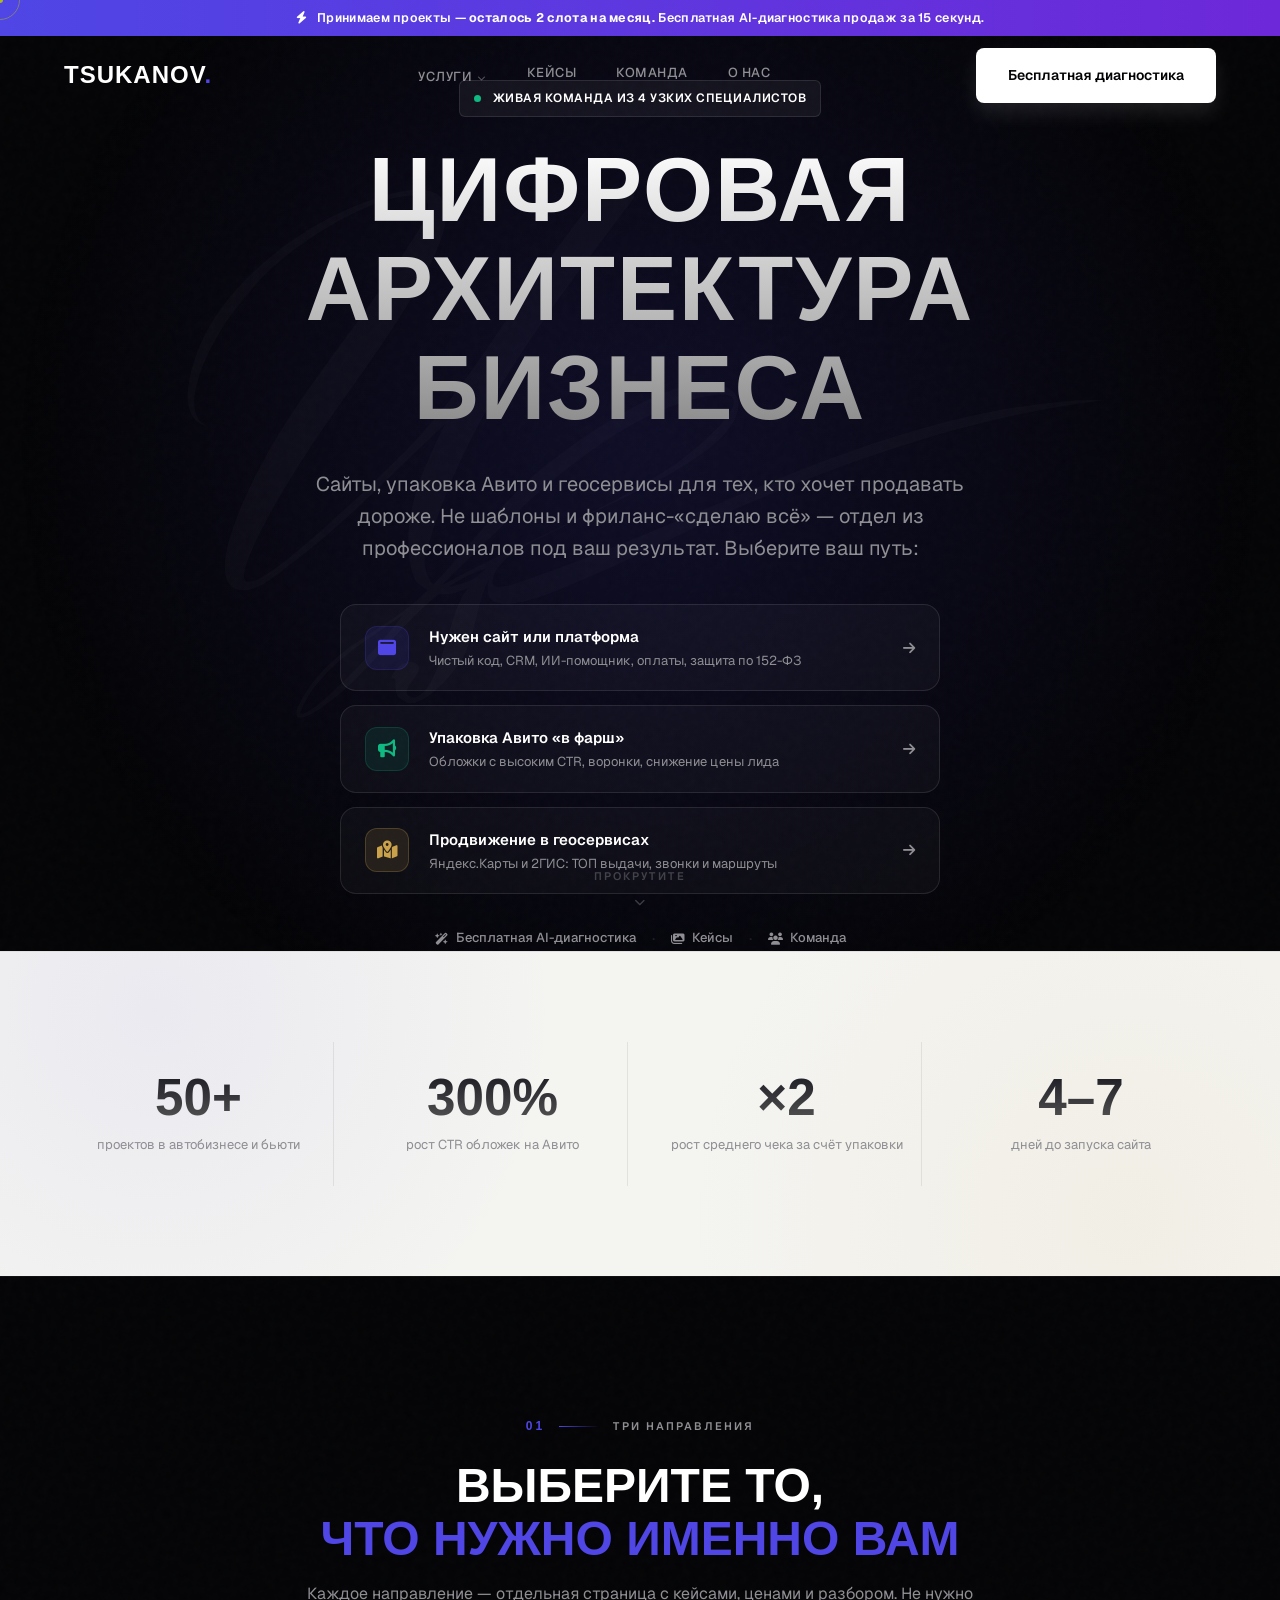
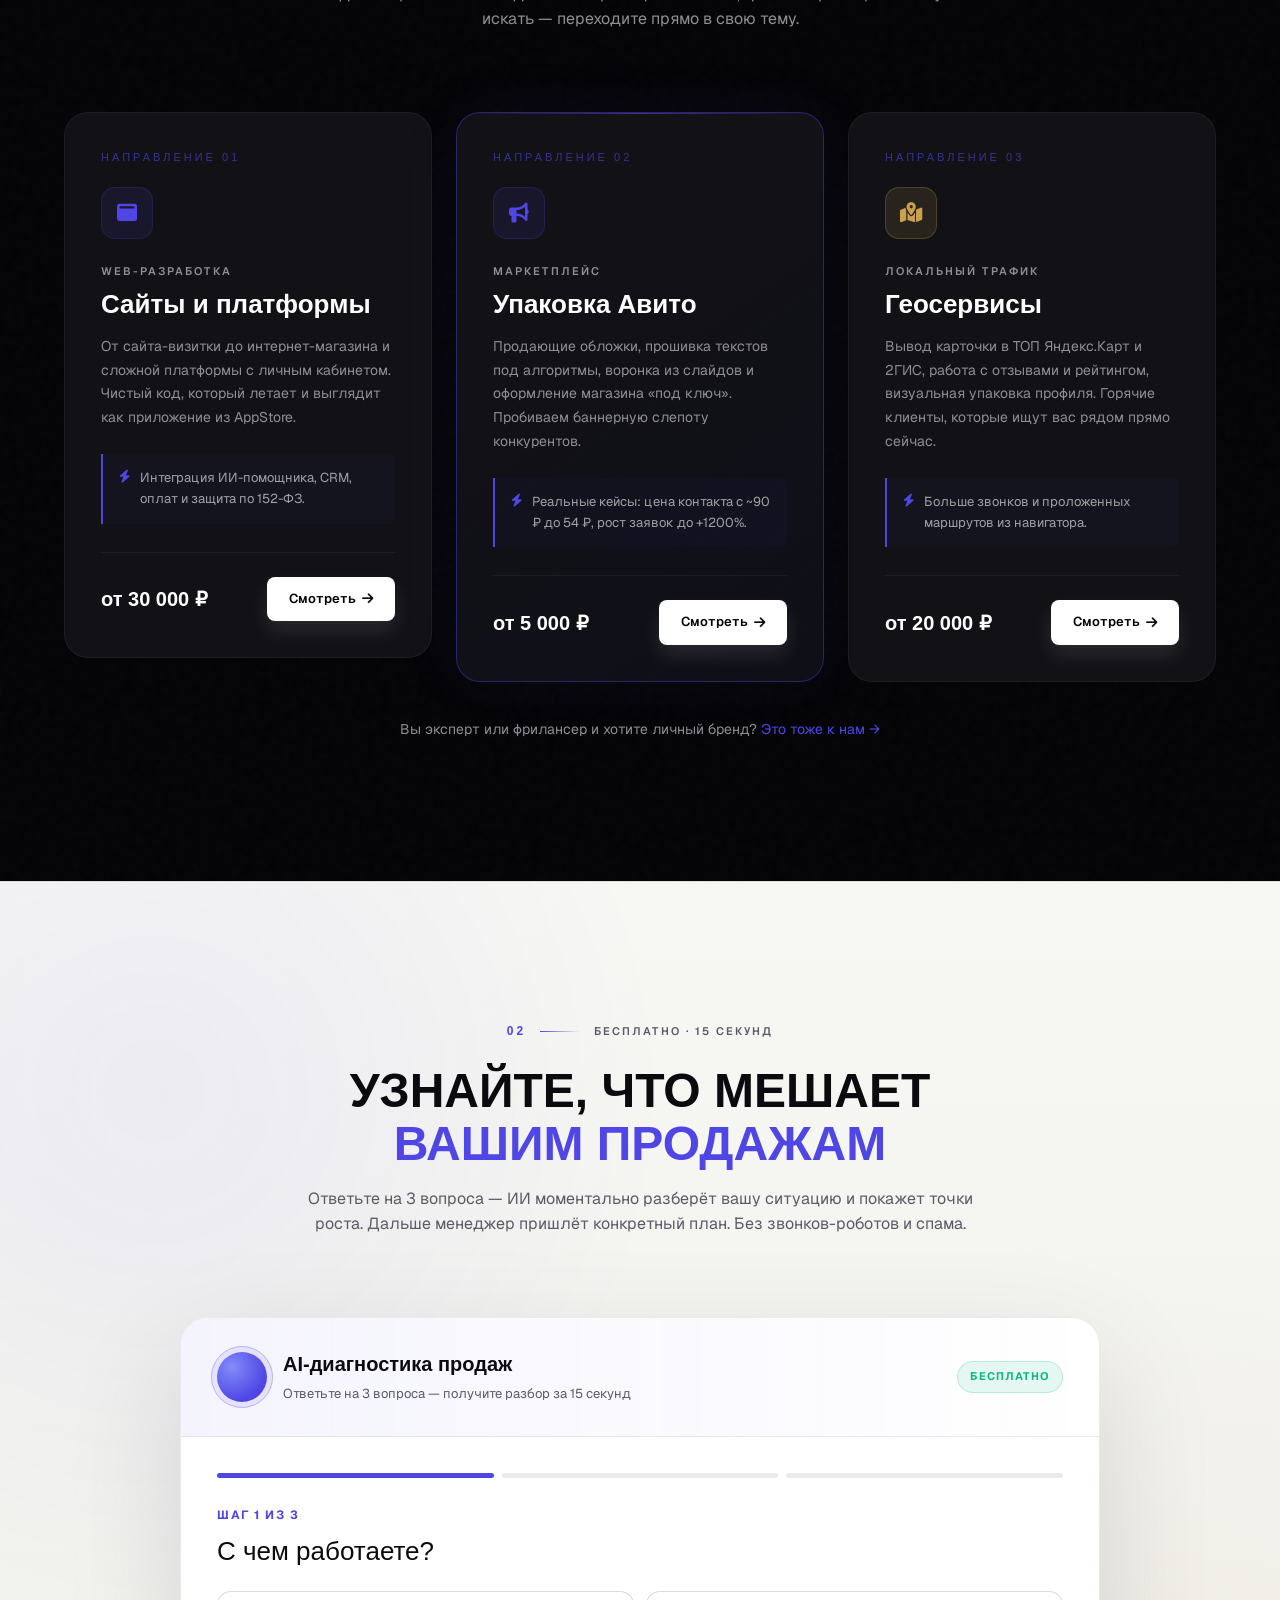
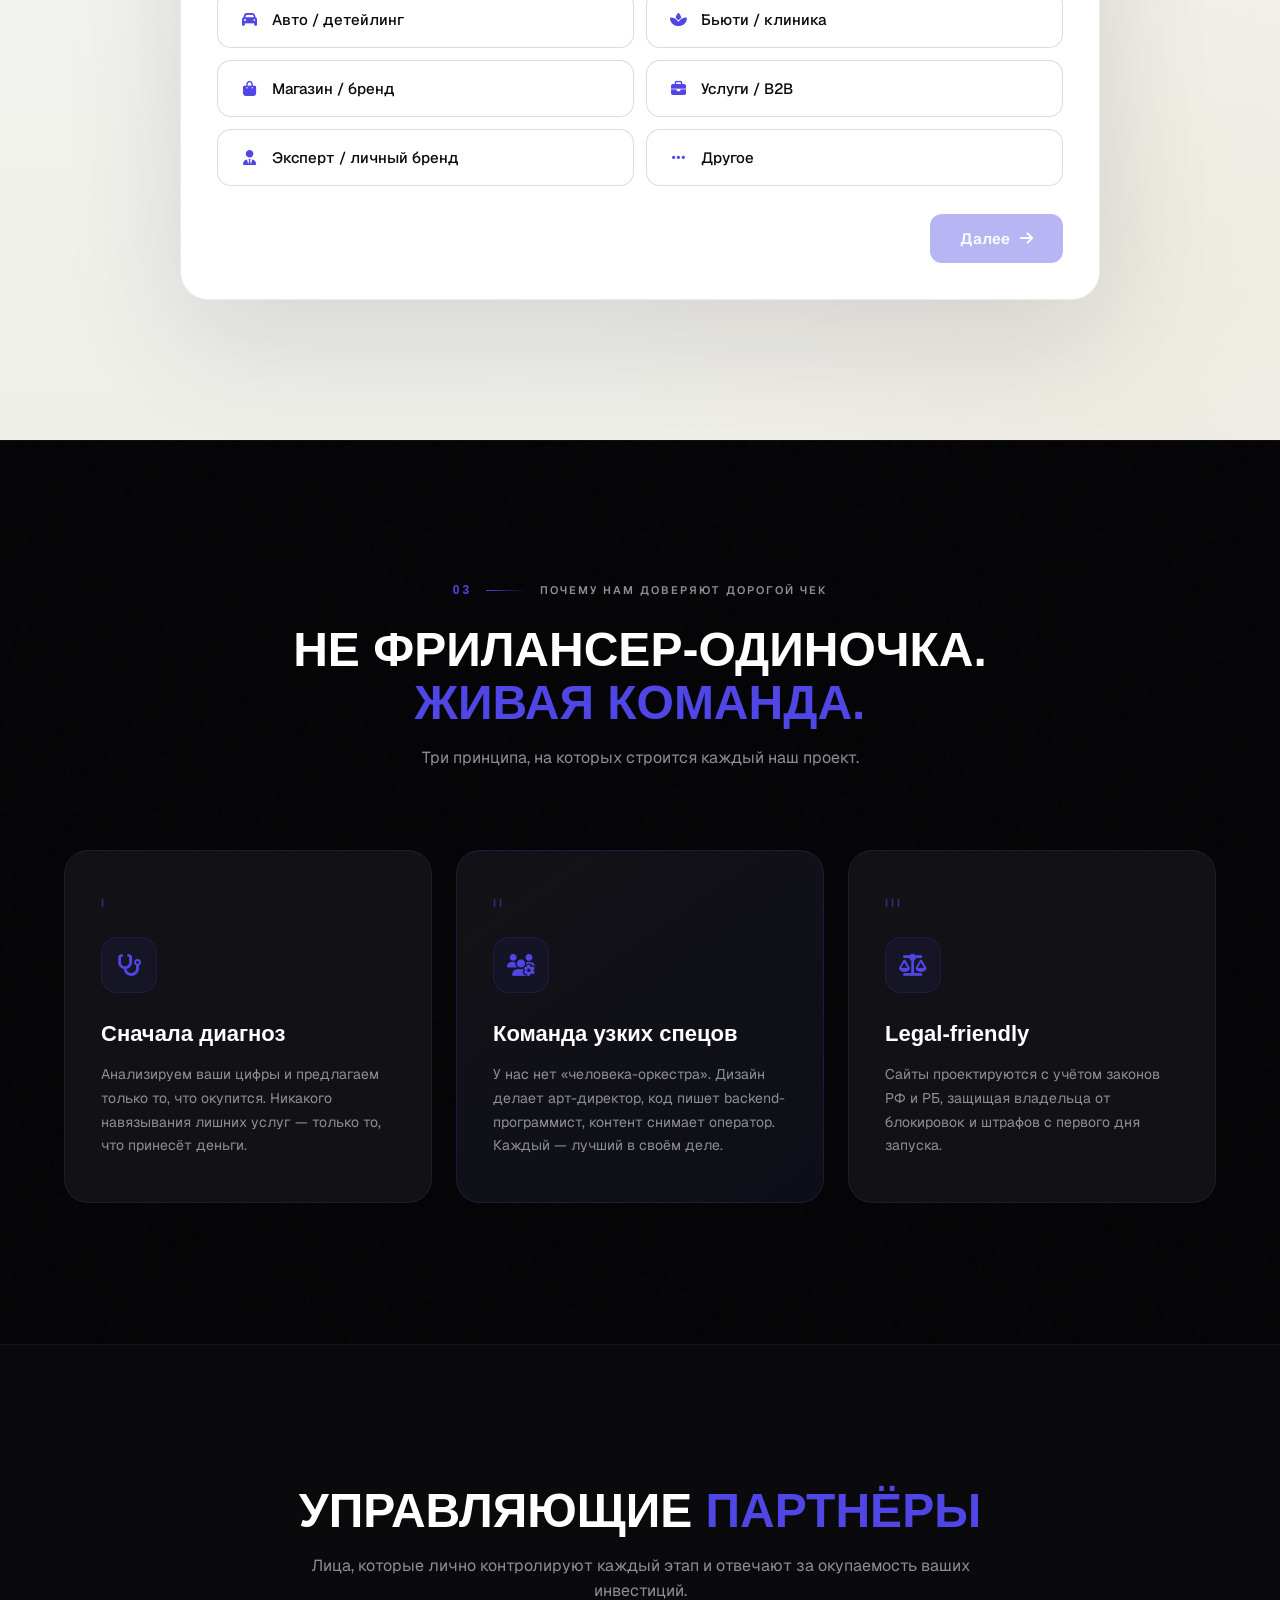
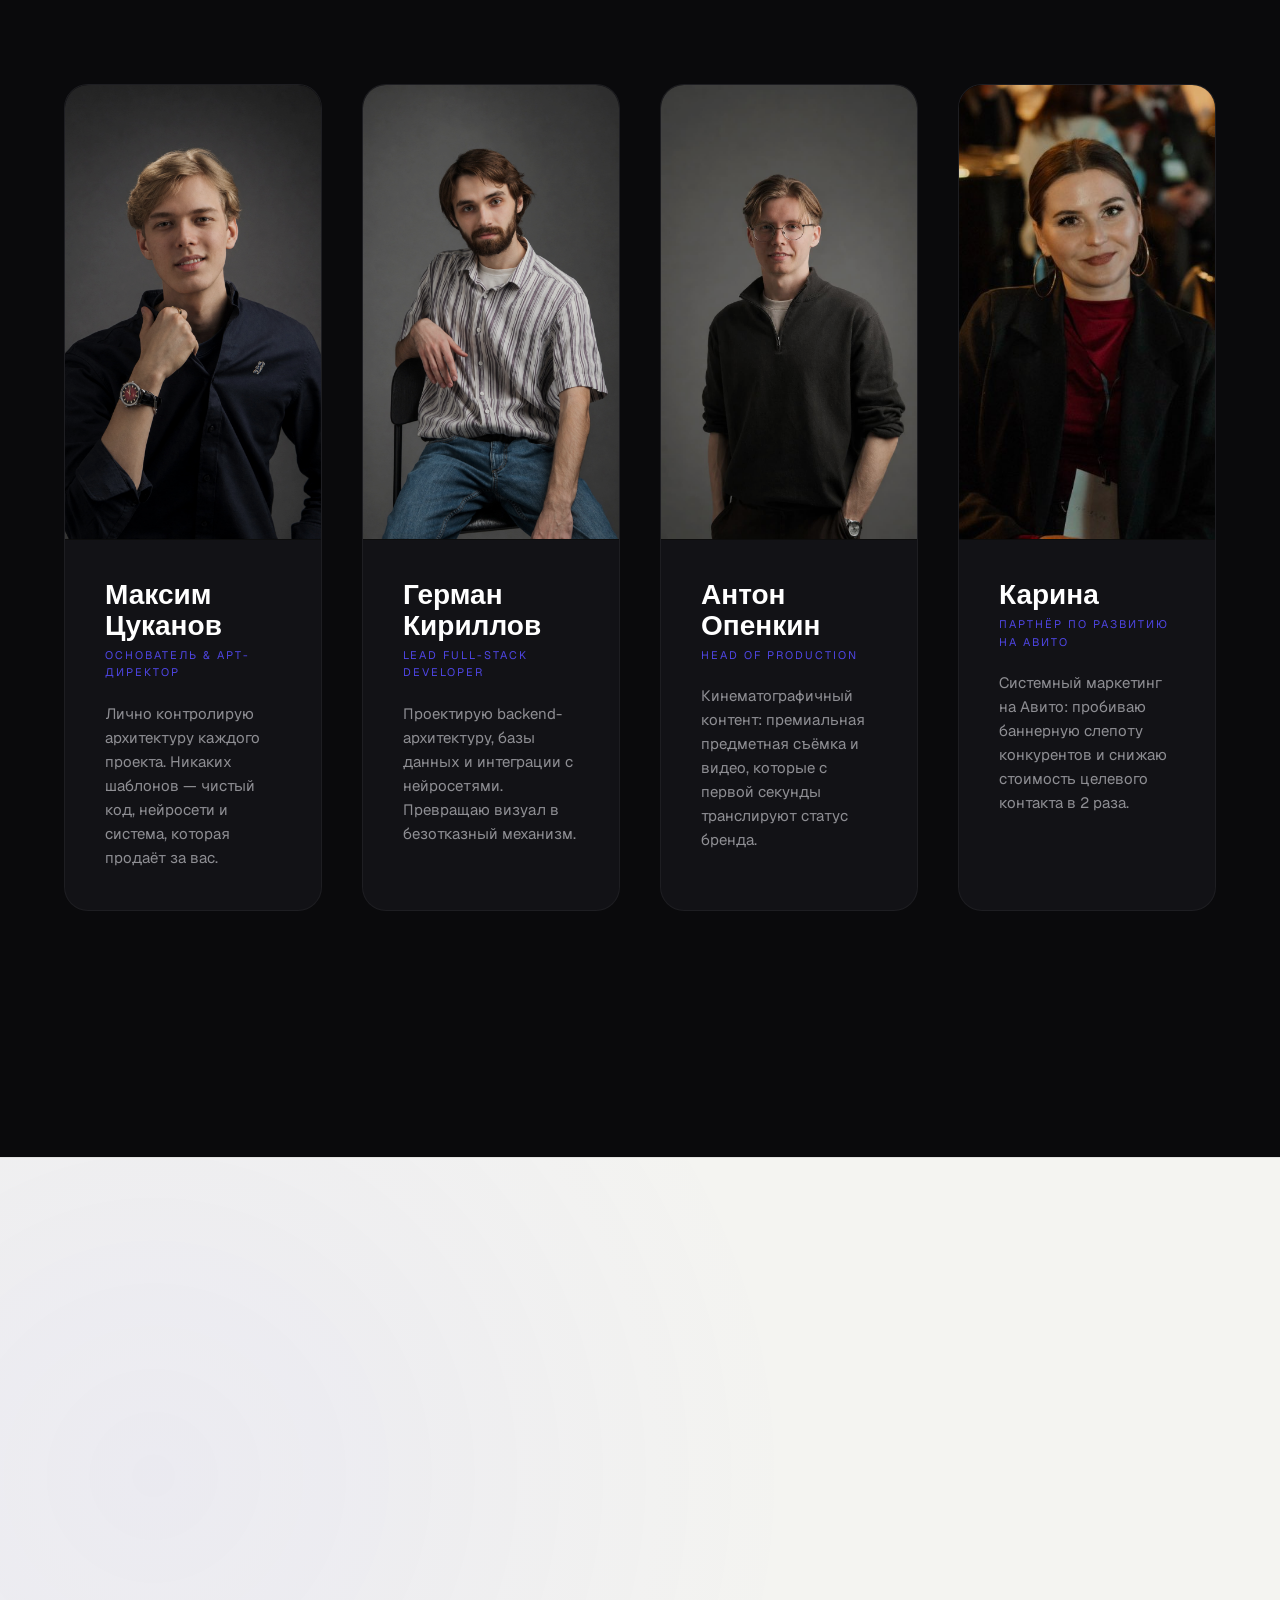
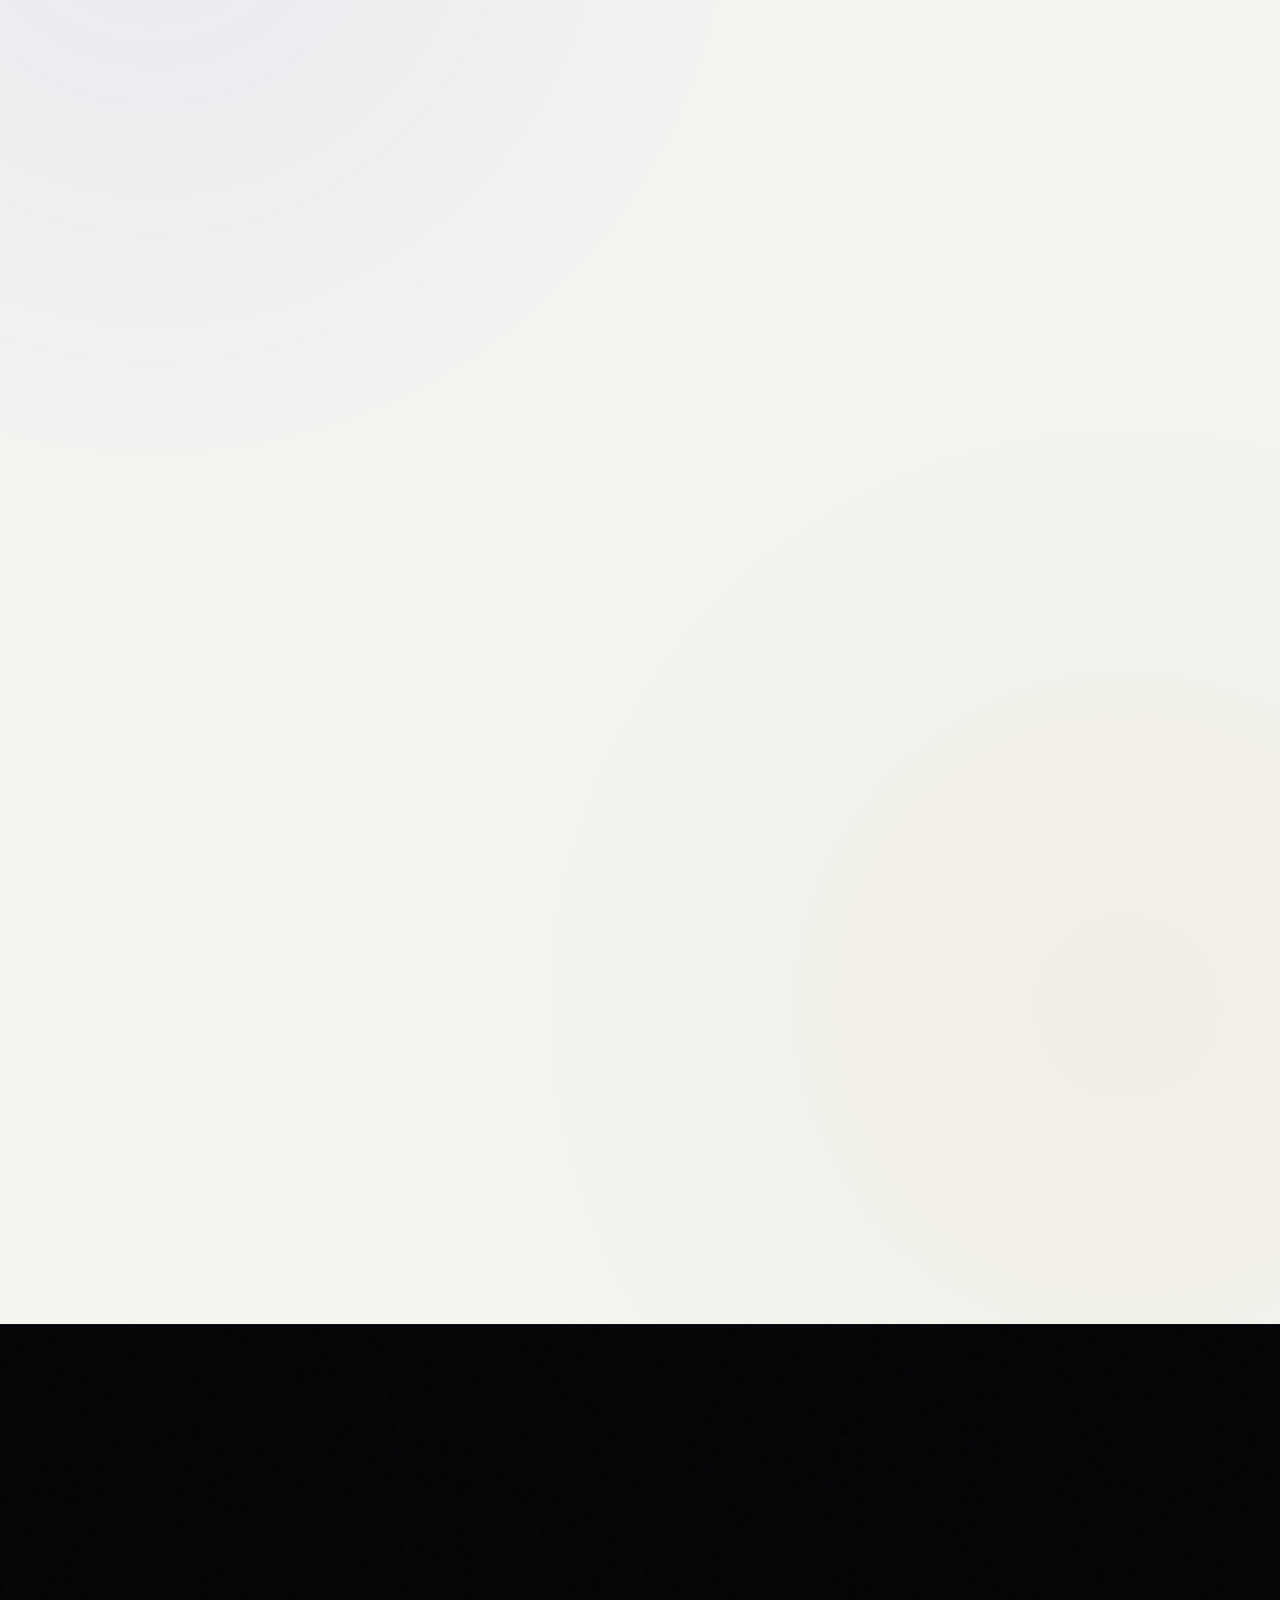
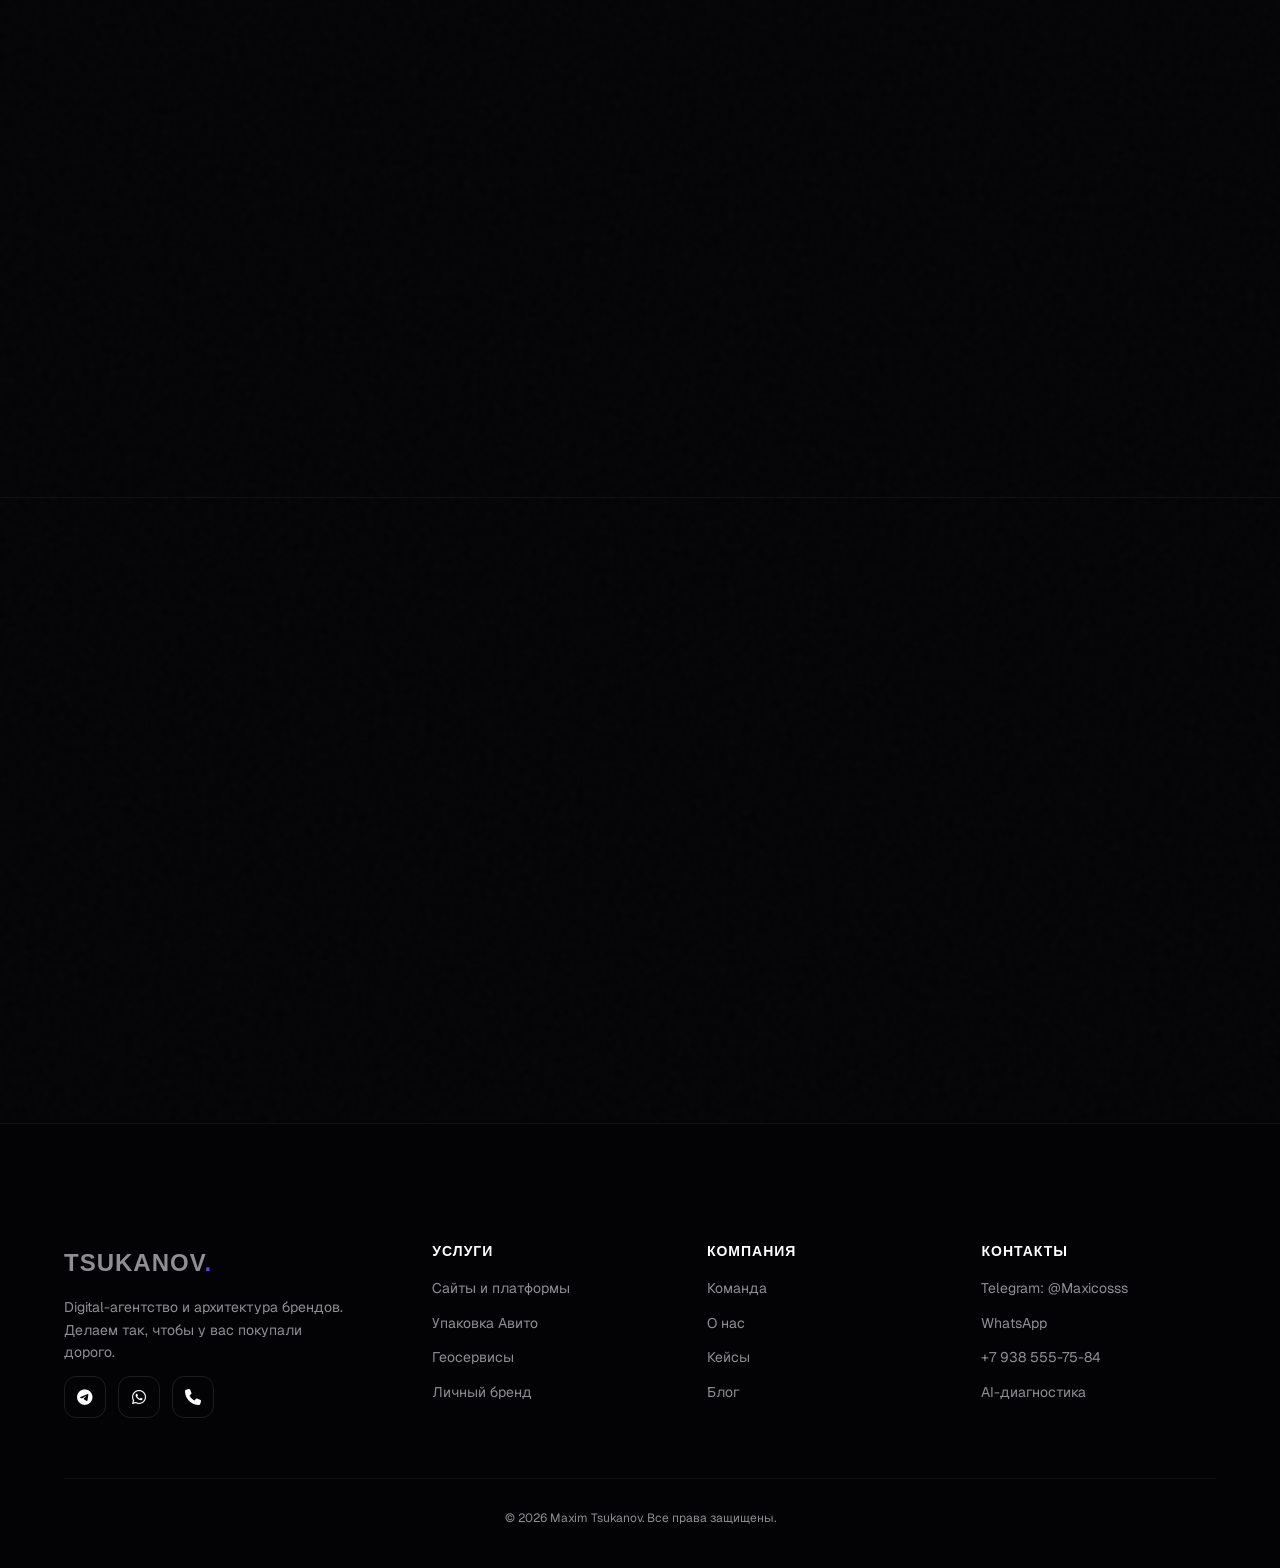
<file: index.html>
<!DOCTYPE html>
<html lang="ru">
<head>
    <meta charset="UTF-8">
    <meta name="viewport" content="width=device-width, initial-scale=1.0">
    <title>TSUKANOV. | Цифровая архитектура бизнеса — сайты, Авито, геосервисы</title>
    <meta name="description" content="Команда узких специалистов: премиальные сайты на чистом коде, упаковка Авито с ростом конверсии, продвижение в Яндекс.Картах и 2ГИС. Бесплатная AI-диагностика продаж.">
    <link rel="icon" type="image/png" href="img/favicon.png">
    <link rel="preconnect" href="https://fonts.googleapis.com">
    <link rel="preconnect" href="https://fonts.gstatic.com" crossorigin>
    <link href="https://fonts.googleapis.com/css2?family=Geist:wght@300;400;500;600;700&display=swap" rel="stylesheet">
    <link href="https://api.fontshare.com/v2/css?f[]=clash-display@400,500,600,700&display=swap" rel="stylesheet">
    <link rel="stylesheet" href="https://cdnjs.cloudflare.com/ajax/libs/font-awesome/6.4.0/css/all.min.css">
    <link rel="stylesheet" href="style.css?v=12.0">
</head>
<body data-theme="dark" class="has-topbar">

    <div class="cursor-dot"></div>
    <div class="cursor-outline"></div>
    <div class="ambient-light" id="ambientLight"></div>
    <div class="bg-signature"></div>

    <!-- TOPBAR -->
    <div class="topbar">
        <i class="fa-solid fa-bolt"></i>
        <span>Принимаем проекты — <strong>осталось 2 слота на месяц.</strong> <span class="topbar-extra">Бесплатная AI-диагностика продаж за 15 секунд.</span></span>
    </div>

    <!-- HEADER -->
    <header>
        <div class="container header-inner">
            <a href="index.html" class="logo">TSUKANOV<span>.</span></a>
            <nav class="nav-links">
                <div class="nav-item">
                    <a href="#paths" class="nav-link has-dd">Услуги</a>
                    <div class="nav-dd">
                        <a href="sites.html"><i class="fa-solid fa-window-maximize"></i><span><span class="dd-t">Сайты и платформы</span><span class="dd-s">Чистый код, CRM, ИИ, оплаты</span></span></a>
                        <a href="avito.html"><i class="fa-solid fa-bullhorn"></i><span><span class="dd-t">Упаковка Авито</span><span class="dd-s">Обложки и воронки «в фарш»</span></span></a>
                        <a href="geo.html"><i class="fa-solid fa-map-location-dot"></i><span><span class="dd-t">Геосервисы</span><span class="dd-s">Яндекс.Карты и 2ГИС</span></span></a>
                    </div>
                </div>
                <a href="#cases" class="nav-link">Кейсы</a>
                <a href="#team" class="nav-link">Команда</a>
                <a href="#why-us" class="nav-link">О нас</a>
            </nav>
            <div style="display:flex; align-items:center; gap:15px;">
                <a href="#ai" class="btn btn-primary header-btn">Бесплатная диагностика</a>
                <button class="burger-btn" onclick="toggleMenu()"><i class="fa-solid fa-bars"></i></button>
            </div>
        </div>
    </header>

    <div class="mobile-menu" id="mobileMenu">
        <button class="mobile-close" onclick="toggleMenu()">&times;</button>
        <a href="sites.html" class="mobile-link">САЙТЫ</a>
        <a href="avito.html" class="mobile-link">АВИТО</a>
        <a href="geo.html" class="mobile-link">ГЕОСЕРВИСЫ</a>
        <a href="#cases" class="mobile-link" onclick="toggleMenu()">КЕЙСЫ</a>
        <a href="#team" class="mobile-link" onclick="toggleMenu()">КОМАНДА</a>
        <div class="mobile-theme-wrapper">
            <a href="#ai" onclick="toggleMenu()" class="btn btn-primary" style="width:100%;">AI-ДИАГНОСТИКА</a>
        </div>
    </div>

    <main>
        <div class="scroll-progress-bar" id="scrollProgressBar"></div>

        <!-- HERO -->
        <section class="hero">
            <div class="container hero-grid">
                <div class="hero-content reveal">
                    <div class="ui-badge dark hero-badge-anim" style="margin-bottom:24px;">
                        <span class="badge-dot"></span> Живая команда из 4 узких специалистов
                    </div>
                    <h1>ЦИФРОВАЯ <br> АРХИТЕКТУРА <br> БИЗНЕСА</h1>
                    <p class="hero-subtitle">
                        Сайты, упаковка Авито и геосервисы для тех, кто хочет продавать дороже.
                        Не шаблоны и фриланс-«сделаю всё» — отдел из профессионалов под ваш результат. Выберите ваш путь:
                    </p>

                    <div class="hero-paths" id="paths">
                        <a href="sites.html" class="hero-path-card">
                            <div class="hpc-icon"><i class="fa-solid fa-window-maximize"></i></div>
                            <div class="hpc-text">
                                <strong>Нужен сайт или платформа</strong>
                                <span>Чистый код, CRM, ИИ-помощник, оплаты, защита по 152-ФЗ</span>
                            </div>
                            <div class="hpc-arrow"><i class="fa-solid fa-arrow-right"></i></div>
                        </a>
                        <a href="avito.html" class="hero-path-card">
                            <div class="hpc-icon hpc-icon-b2b"><i class="fa-solid fa-bullhorn"></i></div>
                            <div class="hpc-text">
                                <strong>Упаковка Авито «в фарш»</strong>
                                <span>Обложки с высоким CTR, воронки, снижение цены лида</span>
                            </div>
                            <div class="hpc-arrow"><i class="fa-solid fa-arrow-right"></i></div>
                        </a>
                        <a href="geo.html" class="hero-path-card">
                            <div class="hpc-icon" style="background:rgba(201,162,75,0.12);border-color:rgba(201,162,75,0.25);color:#C9A24B;"><i class="fa-solid fa-map-location-dot"></i></div>
                            <div class="hpc-text">
                                <strong>Продвижение в геосервисах</strong>
                                <span>Яндекс.Карты и 2ГИС: ТОП выдачи, звонки и маршруты</span>
                            </div>
                            <div class="hpc-arrow"><i class="fa-solid fa-arrow-right"></i></div>
                        </a>
                    </div>

                    <div class="hero-meta">
                        <a href="#ai" class="hero-meta-link"><i class="fa-solid fa-wand-magic-sparkles"></i> Бесплатная AI-диагностика</a>
                        <span class="hero-meta-sep">·</span>
                        <a href="#cases" class="hero-meta-link"><i class="fa-solid fa-images"></i> Кейсы</a>
                        <span class="hero-meta-sep">·</span>
                        <a href="#team" class="hero-meta-link"><i class="fa-solid fa-users"></i> Команда</a>
                    </div>
                </div>
            </div>
            <div class="hero-scroll-hint">
                <span>Прокрутите</span>
                <div class="scroll-arrow-wrap"><i class="fa-solid fa-chevron-down"></i></div>
            </div>
        </section>

        <!-- FLOATING CTA -->
        <div class="floating-cta" id="floatingCta">
            <a href="#ai" class="floating-cta-btn">
                <i class="fa-solid fa-wand-magic-sparkles"></i>
                <span>Бесплатная диагностика</span>
            </a>
        </div>

        <!-- STATS STRIP (LIGHT) -->
        <section class="section section-light" style="padding:90px 0;">
            <div class="container">
                <div class="stats-strip reveal">
                    <div class="stat-box"><div class="num"><span data-count="50" data-suffix="+">0</span></div><div class="lbl">проектов в автобизнесе и бьюти</div></div>
                    <div class="stat-box"><div class="num"><span data-count="300" data-suffix="%">0</span></div><div class="lbl">рост CTR обложек на Авито</div></div>
                    <div class="stat-box"><div class="num">×<span data-count="2">0</span></div><div class="lbl">рост среднего чека за счёт упаковки</div></div>
                    <div class="stat-box"><div class="num"><span data-count="4" data-suffix="–7">0</span></div><div class="lbl">дней до запуска сайта</div></div>
                </div>
            </div>
        </section>

        <!-- 3 ПУТИ — РАЗВЁРНУТО -->
        <section id="services" class="section">
            <div class="container">
                <div class="section-head reveal">
                    <div class="section-label">
                        <span class="section-label-num">01</span>
                        <span class="section-label-line"></span>
                        <span class="section-label-text">Три направления</span>
                    </div>
                    <h2>ВЫБЕРИТЕ ТО, <br><span class="text-accent">ЧТО НУЖНО ИМЕННО ВАМ</span></h2>
                    <p>Каждое направление — отдельная страница с кейсами, ценами и разбором. Не нужно искать — переходите прямо в свою тему.</p>
                </div>

                <div class="services-grid reveal delay-1">
                    <div class="service-card">
                        <div class="service-card-inner">
                            <div class="service-num">Направление 01</div>
                            <div class="service-icon-wrap"><i class="fa-solid fa-window-maximize"></i></div>
                            <div class="service-tag">Web-разработка</div>
                            <h3>Сайты и платформы</h3>
                            <p class="service-desc">От сайта-визитки до интернет-магазина и сложной платформы с личным кабинетом. Чистый код, который летает и выглядит как приложение из AppStore.</p>
                            <div class="service-usp"><i class="fa-solid fa-bolt text-accent"></i>Интеграция ИИ-помощника, CRM, оплат и защита по 152-ФЗ.</div>
                            <div class="service-footer">
                                <div class="service-price">от 30 000 ₽</div>
                                <a href="sites.html" class="btn btn-primary service-btn">Смотреть <i class="fa-solid fa-arrow-right" style="margin-left:6px;"></i></a>
                            </div>
                        </div>
                    </div>

                    <div class="service-card featured-service">
                        <div class="service-card-inner">
                            <div class="service-num">Направление 02</div>
                            <div class="service-icon-wrap"><i class="fa-solid fa-bullhorn"></i></div>
                            <div class="service-tag">Маркетплейс</div>
                            <h3>Упаковка Авито</h3>
                            <p class="service-desc">Продающие обложки, прошивка текстов под алгоритмы, воронка из слайдов и оформление магазина «под ключ». Пробиваем баннерную слепоту конкурентов.</p>
                            <div class="service-usp"><i class="fa-solid fa-bolt text-accent"></i>Реальные кейсы: цена контакта с ~90 ₽ до 54 ₽, рост заявок до +1200%.</div>
                            <div class="service-footer">
                                <div class="service-price">от 5 000 ₽</div>
                                <a href="avito.html" class="btn btn-primary service-btn">Смотреть <i class="fa-solid fa-arrow-right" style="margin-left:6px;"></i></a>
                            </div>
                        </div>
                    </div>

                    <div class="service-card">
                        <div class="service-card-inner">
                            <div class="service-num">Направление 03</div>
                            <div class="service-icon-wrap" style="background:rgba(201,162,75,0.12);border-color:rgba(201,162,75,0.25);color:#C9A24B;"><i class="fa-solid fa-map-location-dot"></i></div>
                            <div class="service-tag">Локальный трафик</div>
                            <h3>Геосервисы</h3>
                            <p class="service-desc">Вывод карточки в ТОП Яндекс.Карт и 2ГИС, работа с отзывами и рейтингом, визуальная упаковка профиля. Горячие клиенты, которые ищут вас рядом прямо сейчас.</p>
                            <div class="service-usp"><i class="fa-solid fa-bolt text-accent"></i>Больше звонков и проложенных маршрутов из навигатора.</div>
                            <div class="service-footer">
                                <div class="service-price">от 20 000 ₽</div>
                                <a href="geo.html" class="btn btn-primary service-btn">Смотреть <i class="fa-solid fa-arrow-right" style="margin-left:6px;"></i></a>
                            </div>
                        </div>
                    </div>
                </div>

                <p style="text-align:center; color:var(--text-muted); margin-top:36px; font-size:14px;">
                    Вы эксперт или фрилансер и хотите личный бренд? <a href="sites.html#experts" style="color:var(--accent); text-decoration:none;">Это тоже к нам →</a>
                </p>
            </div>
        </section>

        <!-- AI SECTION -->
        <section id="ai" class="section ai-section section-light">
            <div class="container">
                <div class="section-head reveal">
                    <div class="section-label">
                        <span class="section-label-num">02</span>
                        <span class="section-label-line"></span>
                        <span class="section-label-text">Бесплатно · 15 секунд</span>
                    </div>
                    <h2>УЗНАЙТE, ЧТО МЕШАЕТ <br><span class="text-accent">ВАШИМ ПРОДАЖАМ</span></h2>
                    <p>Ответьте на 3 вопроса — ИИ моментально разберёт вашу ситуацию и покажет точки роста. Дальше менеджер пришлёт конкретный план. Без звонков-роботов и спама.</p>
                </div>
                <div class="reveal delay-1" data-ai-funnel="hub"></div>
            </div>
        </section>

        <!-- ПОЧЕМУ МЫ -->
        <section id="why-us" class="section why-us-section">
            <div class="container">
                <div class="section-head reveal">
                    <div class="section-label">
                        <span class="section-label-num">03</span>
                        <span class="section-label-line"></span>
                        <span class="section-label-text">Почему нам доверяют дорогой чек</span>
                    </div>
                    <h2>НЕ ФРИЛАНСЕР-ОДИНОЧКА. <br><span class="text-accent">ЖИВАЯ КОМАНДА.</span></h2>
                    <p>Три принципа, на которых строится каждый наш проект.</p>
                </div>
                <div class="why-us-grid reveal delay-1">
                    <div class="why-card">
                        <div class="why-num">I</div>
                        <div class="why-icon"><i class="fa-solid fa-stethoscope"></i></div>
                        <h3>Сначала диагноз</h3>
                        <p>Анализируем ваши цифры и предлагаем только то, что окупится. Никакого навязывания лишних услуг — только то, что принесёт деньги.</p>
                    </div>
                    <div class="why-card why-card-center">
                        <div class="why-num">II</div>
                        <div class="why-icon"><i class="fa-solid fa-users-gear"></i></div>
                        <h3>Команда узких спецов</h3>
                        <p>У нас нет «человека-оркестра». Дизайн делает арт-директор, код пишет backend-программист, контент снимает оператор. Каждый — лучший в своём деле.</p>
                    </div>
                    <div class="why-card">
                        <div class="why-num">III</div>
                        <div class="why-icon"><i class="fa-solid fa-scale-balanced"></i></div>
                        <h3>Legal-friendly</h3>
                        <p>Сайты проектируются с учётом законов РФ и РБ, защищая владельца от блокировок и штрафов с первого дня запуска.</p>
                    </div>
                </div>
            </div>
        </section>

        <!-- TEAM -->
        <section id="team" class="section bg-darker">
            <div class="container">
                <div class="section-head reveal">
                    <h2>УПРАВЛЯЮЩИЕ <span class="text-accent">ПАРТНЁРЫ</span></h2>
                    <p>Лица, которые лично контролируют каждый этап и отвечают за окупаемость ваших инвестиций.</p>
                </div>
                <div class="team-grid reveal delay-1" style="grid-template-columns:repeat(4,1fr);">
                    <div class="team-card">
                        <div class="team-img-wrapper"><img src="img/tsukanov.jpg" alt="Максим Цуканов" class="team-img"></div>
                        <div class="team-info"><h3>Максим Цуканов</h3><p class="team-role">Основатель & Арт-директор</p><p class="team-desc">Лично контролирую архитектуру каждого проекта. Никаких шаблонов — чистый код, нейросети и система, которая продаёт за вас.</p></div>
                    </div>
                    <div class="team-card">
                        <div class="team-img-wrapper"><img src="img/kirllov.jpg" alt="Герман Кириллов" class="team-img"></div>
                        <div class="team-info"><h3>Герман Кириллов</h3><p class="team-role">Lead Full-Stack Developer</p><p class="team-desc">Проектирую backend-архитектуру, базы данных и интеграции с нейросетями. Превращаю визуал в безотказный механизм.</p></div>
                    </div>
                    <div class="team-card">
                        <div class="team-img-wrapper"><img src="img/openking.jpg" alt="Антон Опенкин" class="team-img"></div>
                        <div class="team-info"><h3>Антон Опенкин</h3><p class="team-role">Head of Production</p><p class="team-desc">Кинематографичный контент: премиальная предметная съёмка и видео, которые с первой секунды транслируют статус бренда.</p></div>
                    </div>
                    <div class="team-card">
                        <div class="team-img-wrapper"><img src="img/karina.jpg" alt="Карина" class="team-img"></div>
                        <div class="team-info"><h3>Карина</h3><p class="team-role">Партнёр по развитию на Авито</p><p class="team-desc">Системный маркетинг на Авито: пробиваю баннерную слепоту конкурентов и снижаю стоимость целевого контакта в 2 раза.</p></div>
                    </div>
                </div>
                <div class="mini-cta reveal delay-1">
                    <a href="javascript:void(0)" onclick="openContactModal()" class="btn btn-ghost"><i class="fa-solid fa-comment-dots" style="margin-right:8px;"></i> Написать команде лично</a>
                </div>
            </div>
        </section>

        <!-- CASES TEASER -->
        <section id="cases" class="section section-light">
            <div class="container">
                <div class="section-head reveal">
                    <h2>НАМ ДОВЕРЯЮТ ПРОЕКТЫ <br><span class="text-accent">С ВЫСОКИМ ЧЕКОМ</span></h2>
                    <p>Несколько проектов из портфолио. Полные кейсы — внутри направлений.</p>
                </div>

                <div class="web-cases-grid reveal delay-1">
                    <div class="web-case-card card-light">
                        <div class="w-case-img"><img src="img/vitanic.jpg" alt="Vitanic"></div>
                        <div class="w-case-info"><div class="ui-badge dark">Сайты · E-Commerce</div><h3>Бренд косметики VITANIC</h3><p>Премиальный магазин для селебрити-эксперта Виталия Рабецкого (1.6 млн в TikTok). Высоконагруженная архитектура под массовый трафик.</p></div>
                    </div>
                    <div class="web-case-card card-light">
                        <div class="w-case-img"><img src="img/tais.jpg" alt="Pearl by Tais"></div>
                        <div class="w-case-info"><div class="ui-badge dark">Сайты · Premium Beauty</div><h3>Pearl by Tais Рыбакина</h3><p>Web-экосистема для бренда Таис Рыбакиной (430K+ в Instagram). Утончённый минимализм и UX, повышающий средний чек.</p></div>
                    </div>
                    <div class="web-case-card card-light">
                        <div class="w-case-img"><img src="img/avito_1.webp" alt="Wills Details"></div>
                        <div class="w-case-info"><div class="ui-badge dark">Авито · Detailing</div><h3>Wills Details — упаковка Авито</h3><p>Обложки и воронка для премиум-детейлинга. Визуальное доминирование в выдаче и рост обращений в чат.</p></div>
                    </div>
                    <div class="web-case-card card-light">
                        <div class="w-case-img"><img src="img/yandex.png" alt="Яндекс Карты"></div>
                        <div class="w-case-info"><div class="ui-badge dark">Геосервисы · SEO</div><h3>Рост трафика с Яндекс.Карт</h3><p>SEO-упаковка профиля и работа с отзывами: больше проложенных маршрутов и прямых звонков из навигатора.</p></div>
                    </div>
                </div>

                <div class="mini-cta reveal delay-1" style="display:flex;gap:14px;justify-content:center;flex-wrap:wrap;">
                    <a href="sites.html#cases" class="btn btn-ghost">Кейсы сайтов</a>
                    <a href="avito.html#cases" class="btn btn-ghost">Кейсы Авито</a>
                    <a href="geo.html#cases" class="btn btn-ghost">Кейсы геосервисов</a>
                </div>
            </div>
        </section>

        <!-- BLOG -->
        <section id="blog" class="section">
            <div class="container">
                <div class="section-head reveal">
                    <h2>ИНДУСТРИАЛЬНАЯ <span class="text-accent">ЭКСПЕРТИЗА</span></h2>
                    <p>Как мы думаем о продажах, дизайне и автоматизации.</p>
                </div>
                <div class="blog-grid reveal delay-1">
                    <article class="blog-card" onclick="openArticle('article-1')"><div class="ui-badge success b-tag">Аналитика</div><h3>Почему автосалоны теряют 60% заявок из-за сайтов?</h3><span class="read-more">Читать статью <i class="fa-solid fa-arrow-right"></i></span></article>
                    <article class="blog-card" onclick="openArticle('article-2')"><div class="ui-badge dark b-tag">Стратегия</div><h3>Как дизайн позволяет поднять средний чек x2</h3><span class="read-more">Читать статью <i class="fa-solid fa-arrow-right"></i></span></article>
                    <article class="blog-card" onclick="openArticle('article-3')"><div class="ui-badge accent b-tag">Vision 2026</div><h3>Тренды автоматизации: интерактивный Web</h3><span class="read-more">Читать статью <i class="fa-solid fa-arrow-right"></i></span></article>
                </div>
            </div>
        </section>

        <!-- FINAL CTA -->
        <section class="section">
            <div class="container">
                <div class="cta-banner reveal">
                    <h2>ГОТОВЫ ПРОДАВАТЬ ДОРОЖЕ?</h2>
                    <p>Начните с бесплатной AI-диагностики — или напишите менеджеру напрямую. Закрепим за вами один из оставшихся слотов.</p>
                    <div class="cta-actions">
                        <a href="#ai" class="btn btn-primary">Пройти диагностику</a>
                        <a href="javascript:void(0)" onclick="openContactModal()" class="btn btn-ghost">Написать в личку</a>
                    </div>
                </div>
            </div>
        </section>
    </main>

    <!-- FOOTER -->
    <footer>
        <div class="container">
            <div class="footer-cols">
                <div class="footer-brand-col">
                    <a href="index.html" class="logo">TSUKANOV<span>.</span></a>
                    <p style="color:var(--text-muted);font-size:14px;max-width:280px;">Digital-агентство и архитектура брендов. Делаем так, чтобы у вас покупали дорого.</p>
                    <div class="footer-soc">
                        <a href="https://t.me/Maxicosss" target="_blank" aria-label="Telegram"><i class="fa-brands fa-telegram"></i></a>
                        <a href="https://wa.me/79385557584" target="_blank" aria-label="WhatsApp"><i class="fa-brands fa-whatsapp"></i></a>
                        <a href="tel:+79385557584" aria-label="Телефон"><i class="fa-solid fa-phone"></i></a>
                    </div>
                </div>
                <div>
                    <h5>Услуги</h5>
                    <a href="sites.html">Сайты и платформы</a>
                    <a href="avito.html">Упаковка Авито</a>
                    <a href="geo.html">Геосервисы</a>
                    <a href="sites.html#experts">Личный бренд</a>
                </div>
                <div>
                    <h5>Компания</h5>
                    <a href="#team">Команда</a>
                    <a href="#why-us">О нас</a>
                    <a href="#cases">Кейсы</a>
                    <a href="#blog">Блог</a>
                </div>
                <div>
                    <h5>Контакты</h5>
                    <a href="https://t.me/Maxicosss" target="_blank">Telegram: @Maxicosss</a>
                    <a href="https://wa.me/79385557584" target="_blank">WhatsApp</a>
                    <a href="tel:+79385557584">+7 938 555-75-84</a>
                    <a href="#ai">AI-диагностика</a>
                </div>
            </div>
            <div class="copyright">© 2026 Maxim Tsukanov. Все права защищены.</div>
        </div>
    </footer>

    <!-- МОДАЛКИ -->
    <div class="article-modal-overlay" id="articleModal"><div class="article-modal-content"><button class="close-article" onclick="closeArticle()"><i class="fa-solid fa-xmark"></i></button><div class="article-body" id="articleBodyContent"></div></div></div>

    <div class="article-modal-overlay" id="contactModal" style="display:flex; align-items:center; justify-content:center;">
        <div class="modal-box">
            <button class="modal-close" onclick="closeContactModal()"><i class="fa-solid fa-xmark"></i></button>
            <div class="modal-header">
                <h3>НАПИСАТЬ ЛИЧНО</h3>
                <p>Выберите удобный мессенджер — ответим напрямую, без долгих форм. Все заявки приходят лично основателю.</p>
            </div>
            <div class="modal-direct-contacts" style="margin-top:30px;">
                <a href="https://t.me/Maxicosss" target="_blank" class="btn btn-primary direct-btn tg-btn" style="margin-bottom:15px;border:none;box-shadow:0 10px 30px rgba(42,171,238,0.2);"><i class="fa-brands fa-telegram"></i> Написать в Telegram</a>
                <a href="https://wa.me/79385557584" target="_blank" class="btn btn-ghost direct-btn phone-btn" style="margin-bottom:15px;"><i class="fa-brands fa-whatsapp" style="color:#25D366;"></i> Написать в WhatsApp</a>
                <a href="tel:+79385557584" class="btn btn-ghost direct-btn"><i class="fa-solid fa-phone"></i> Позвонить напрямую</a>
            </div>
        </div>
    </div>

    <script src="script.js?v=12.2"></script>
</body>
</html>
</file>
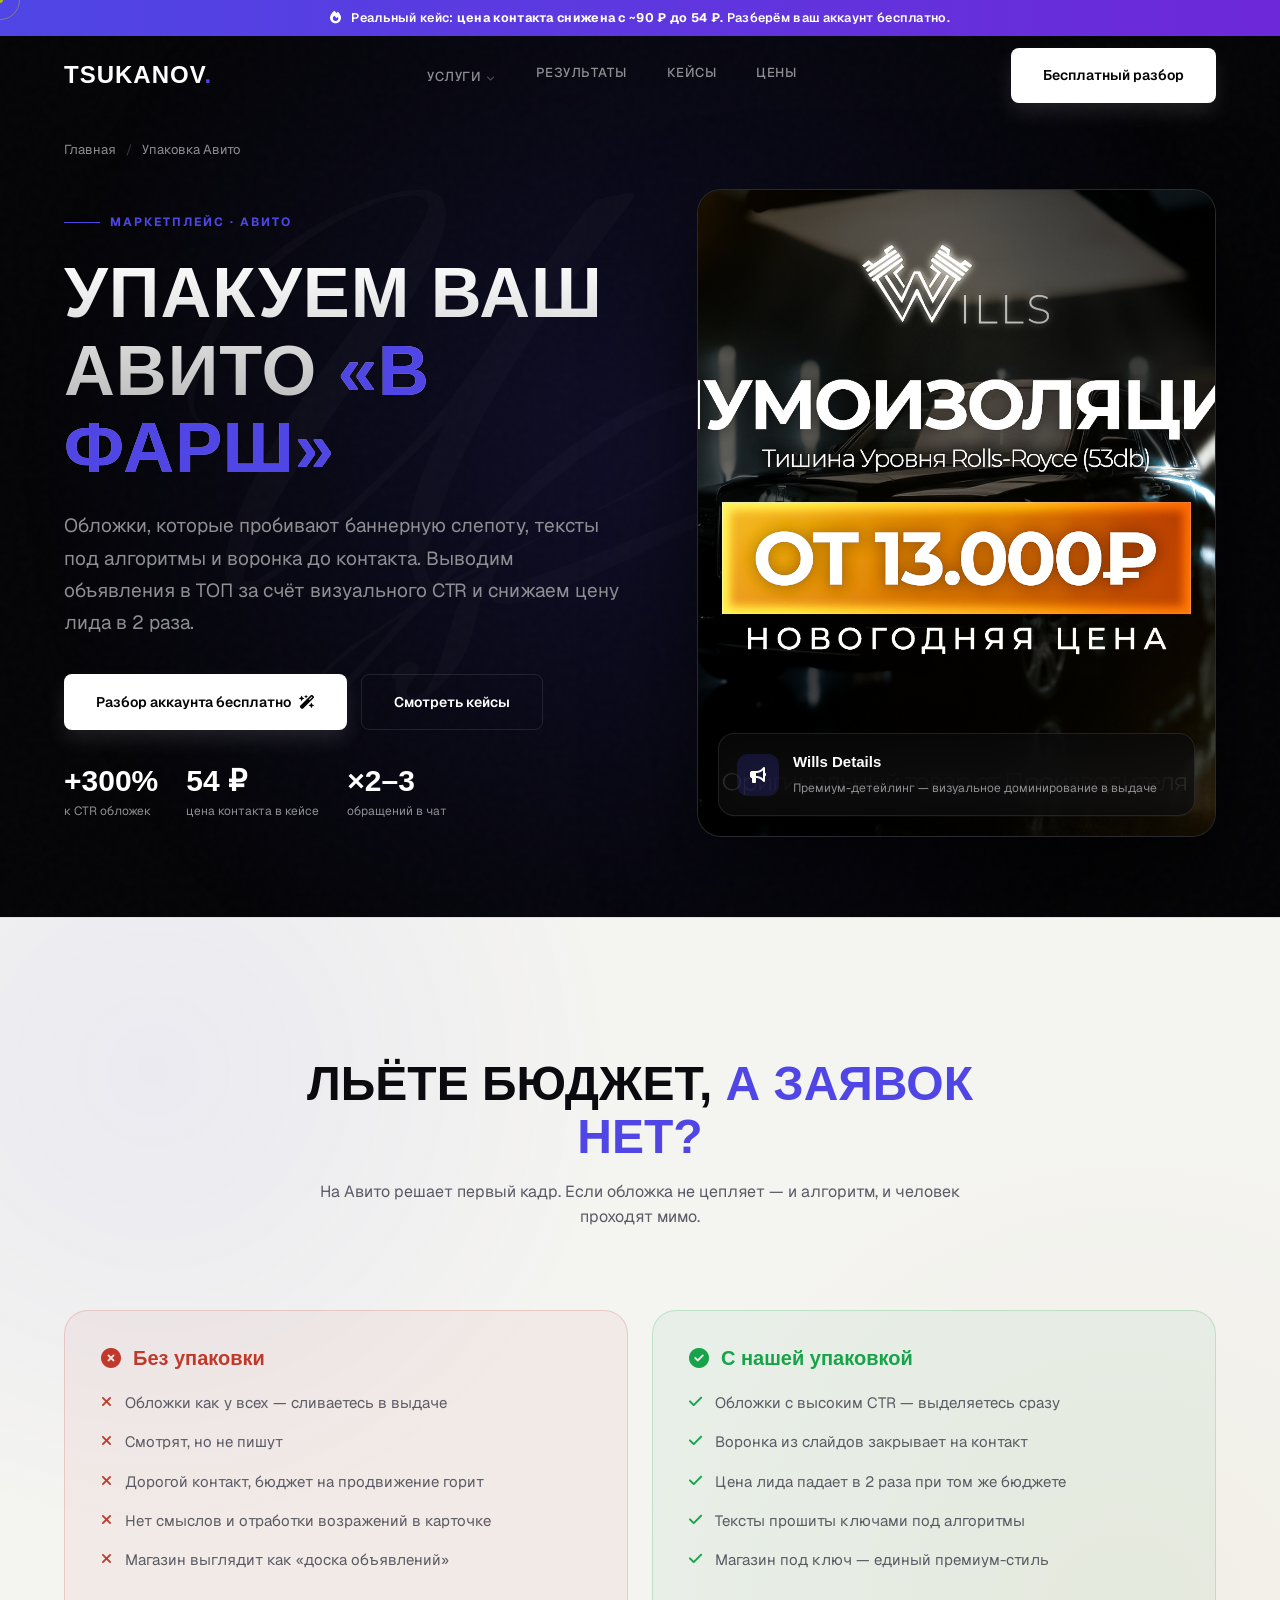
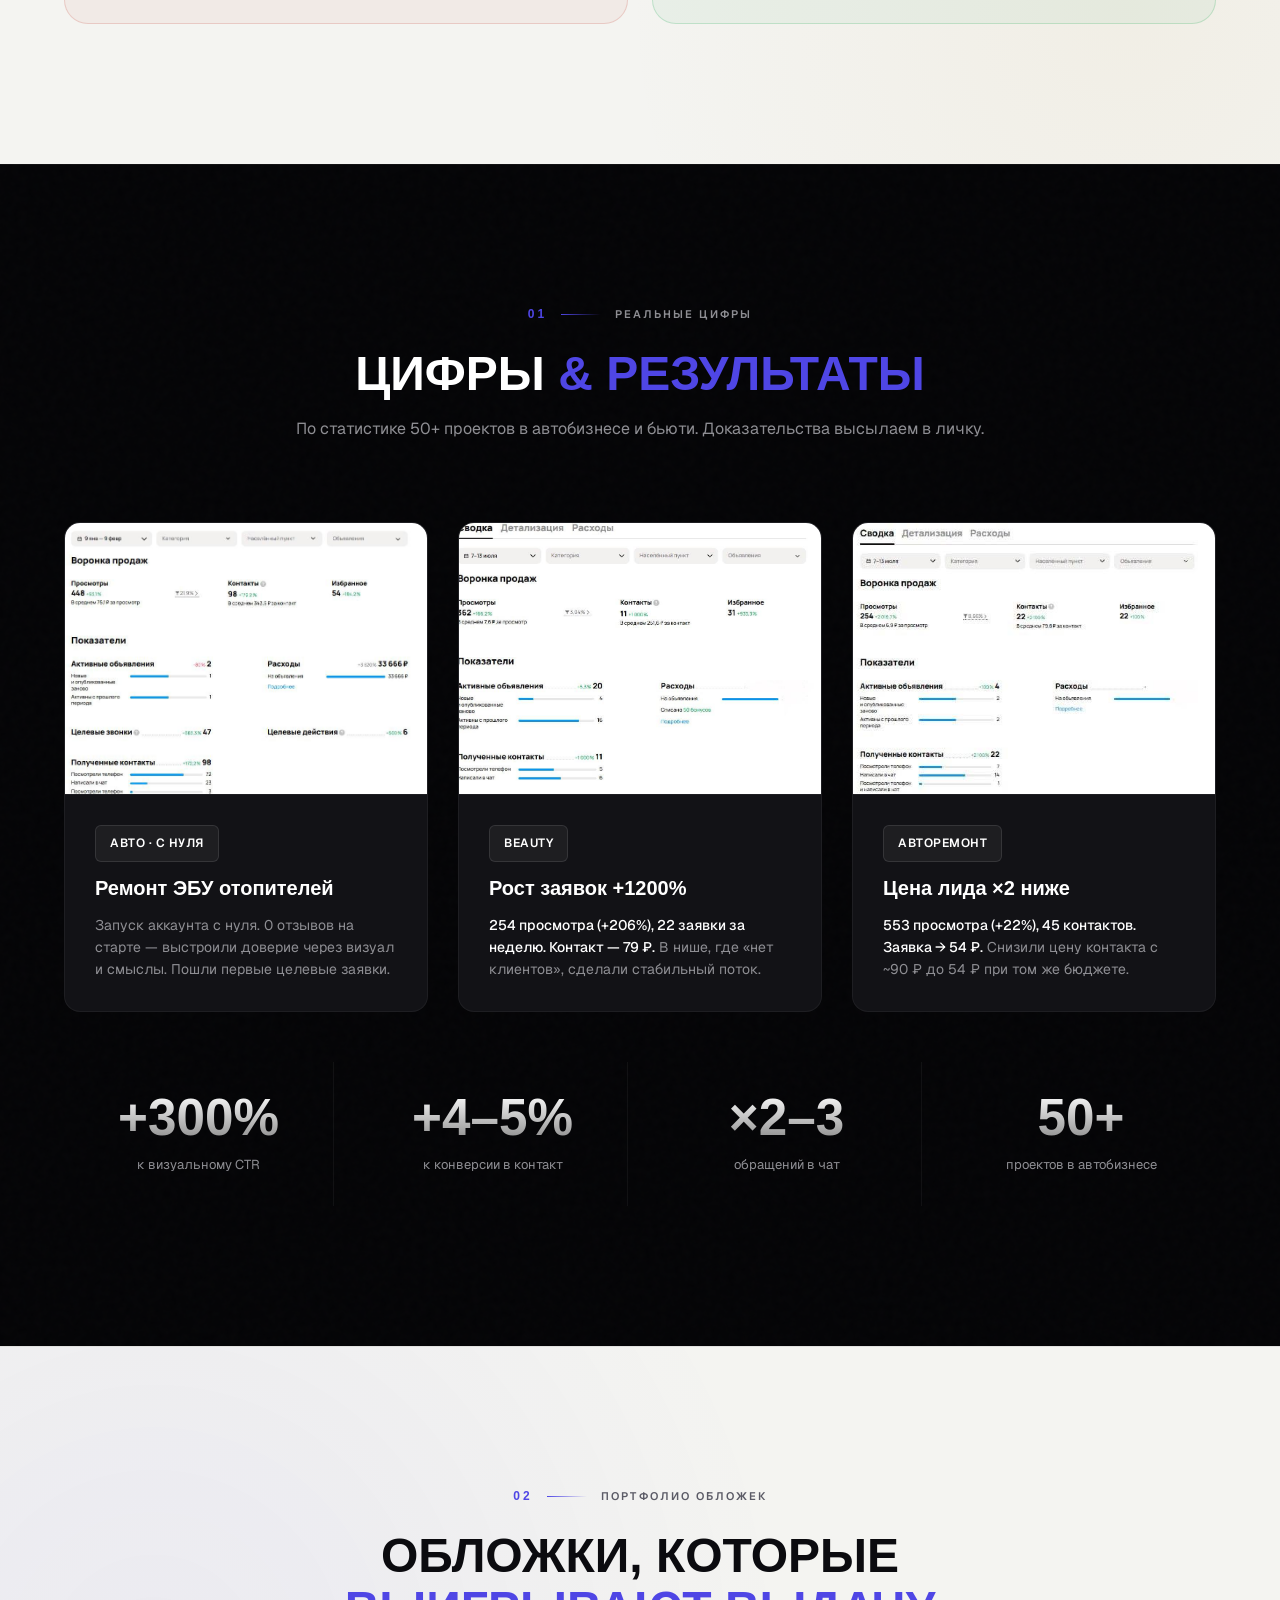
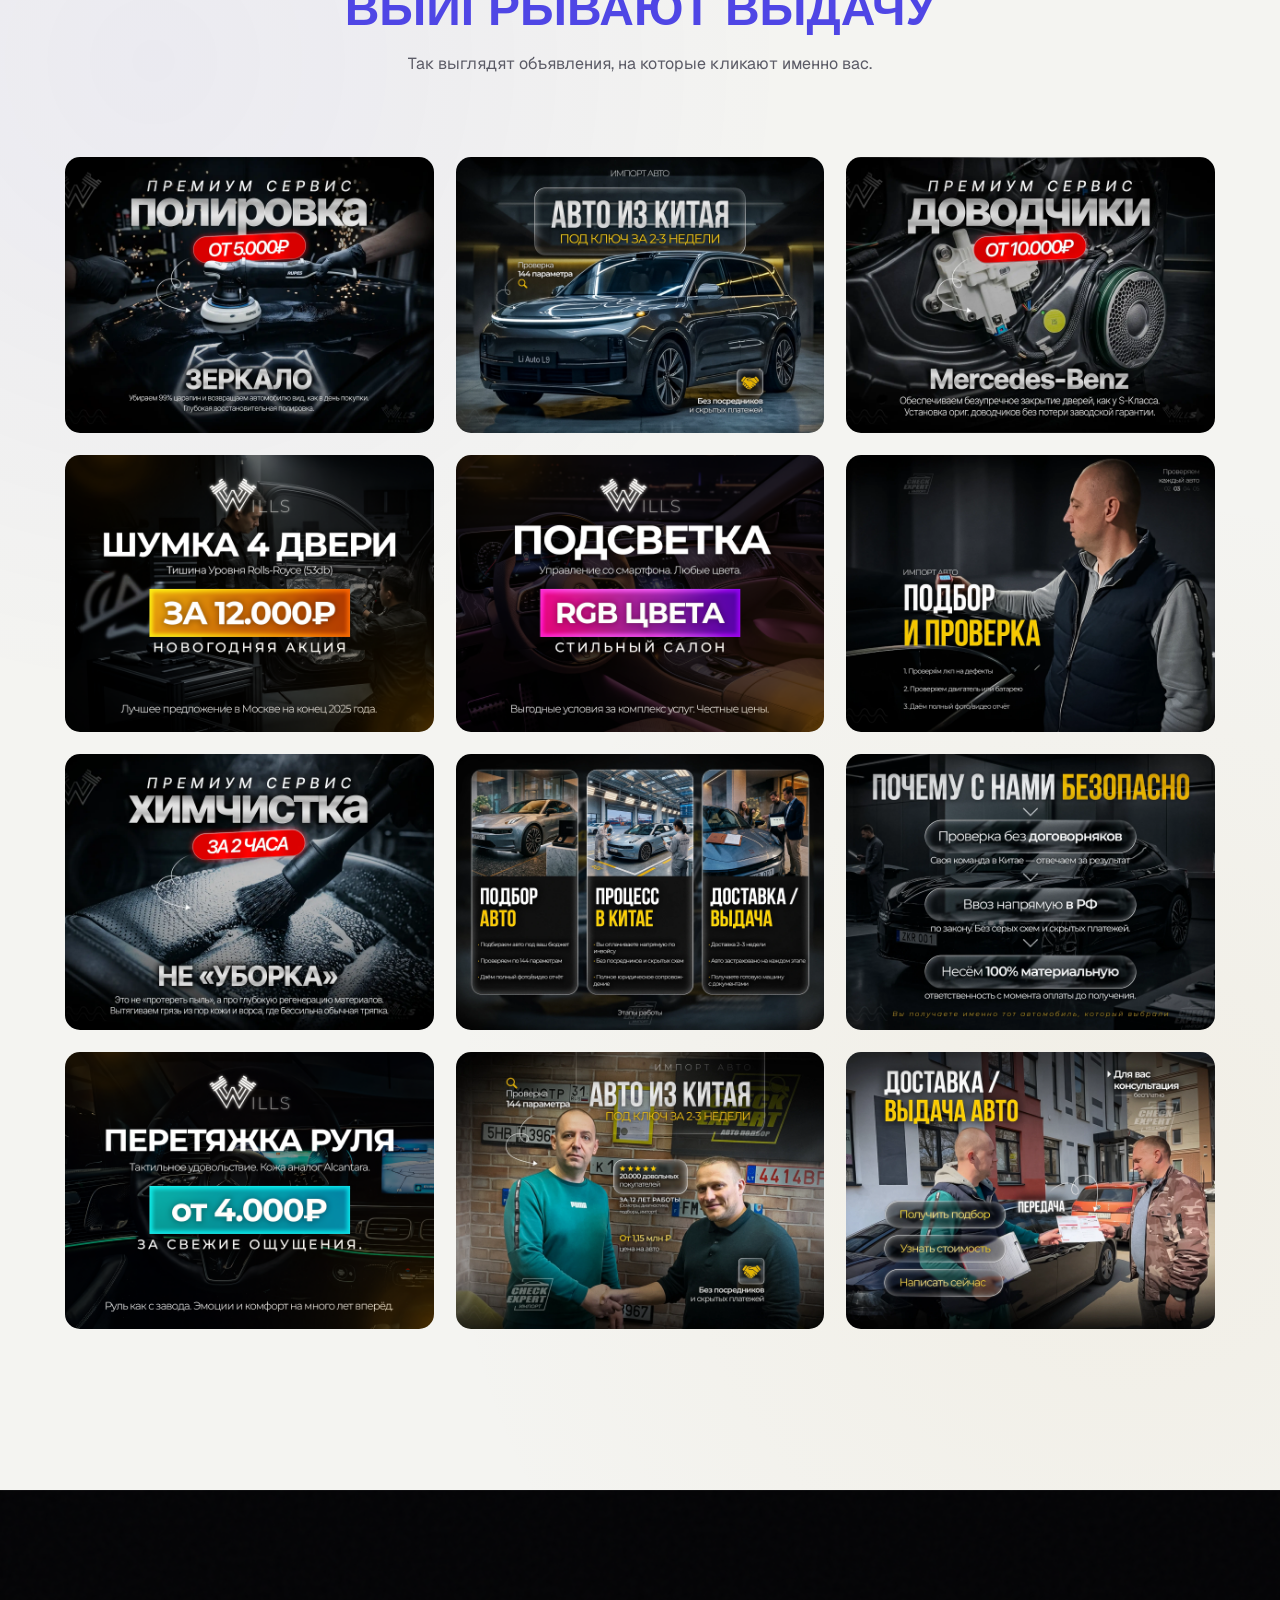
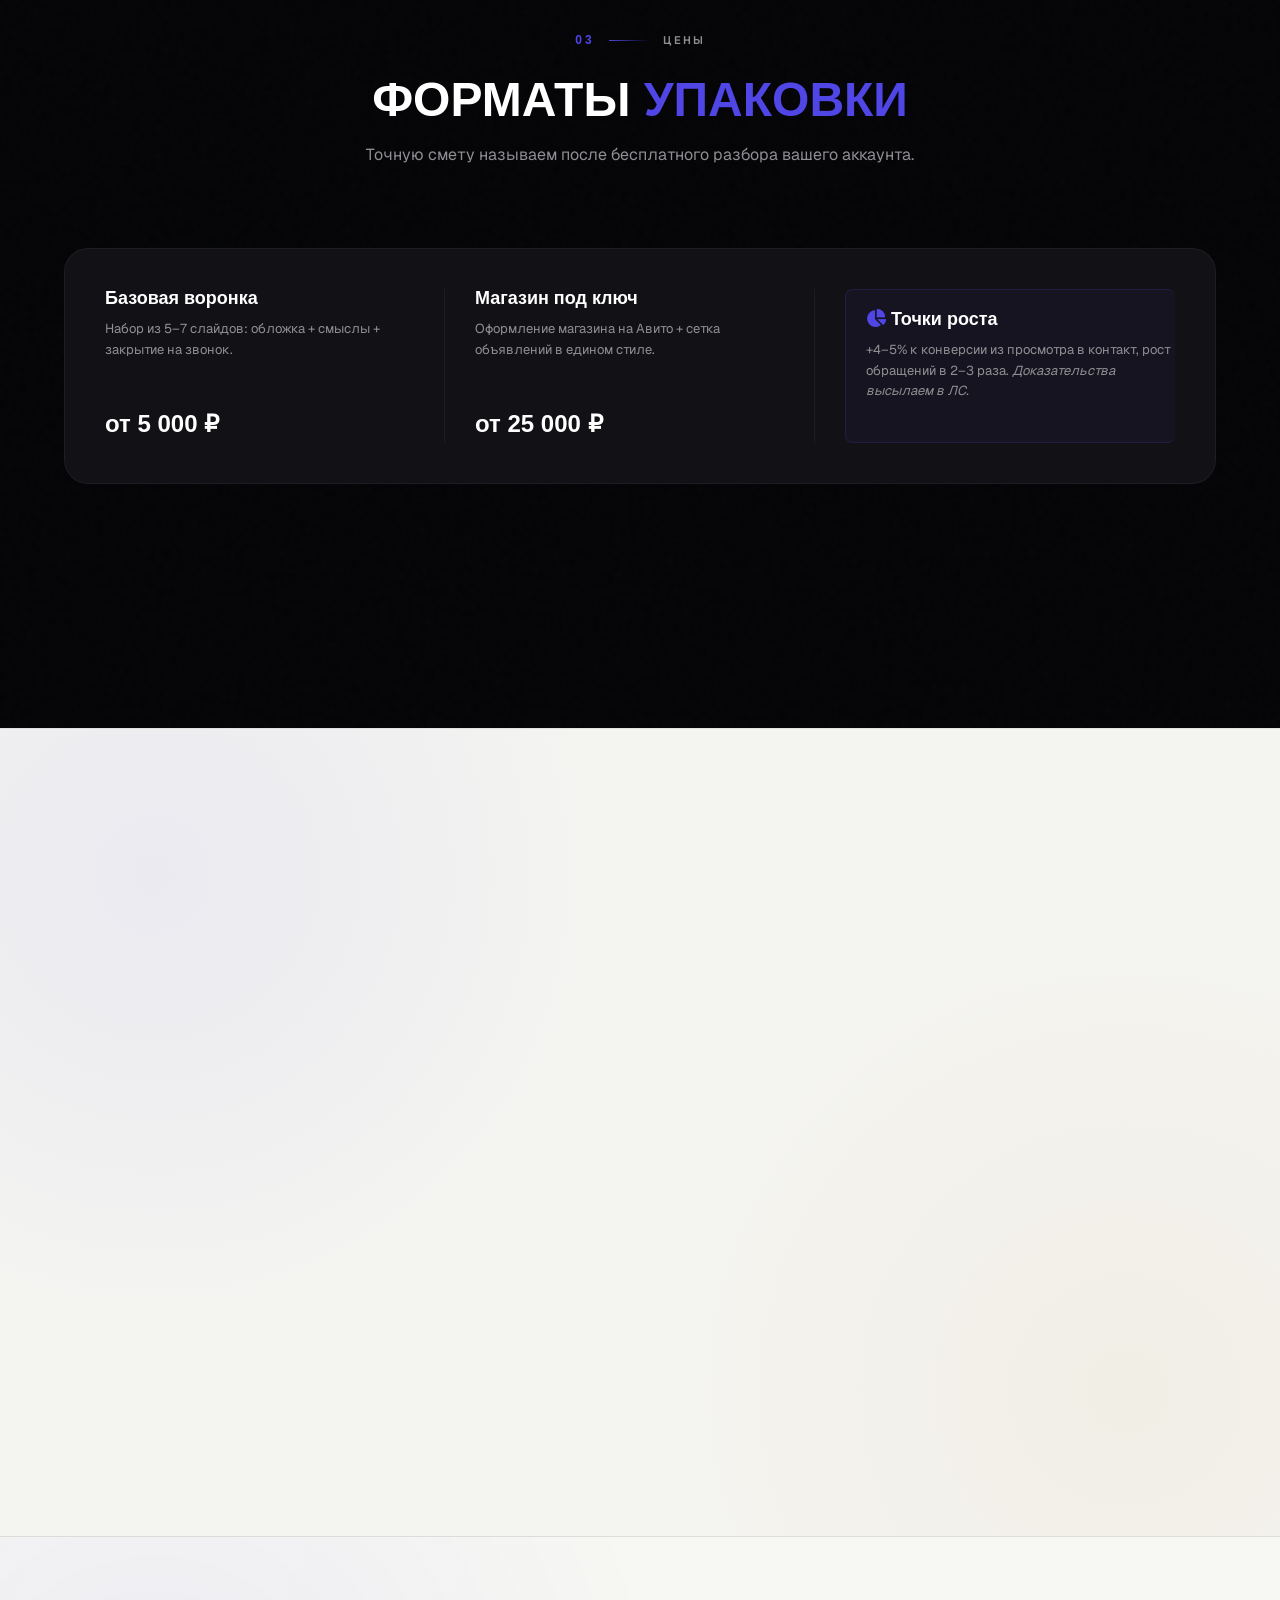
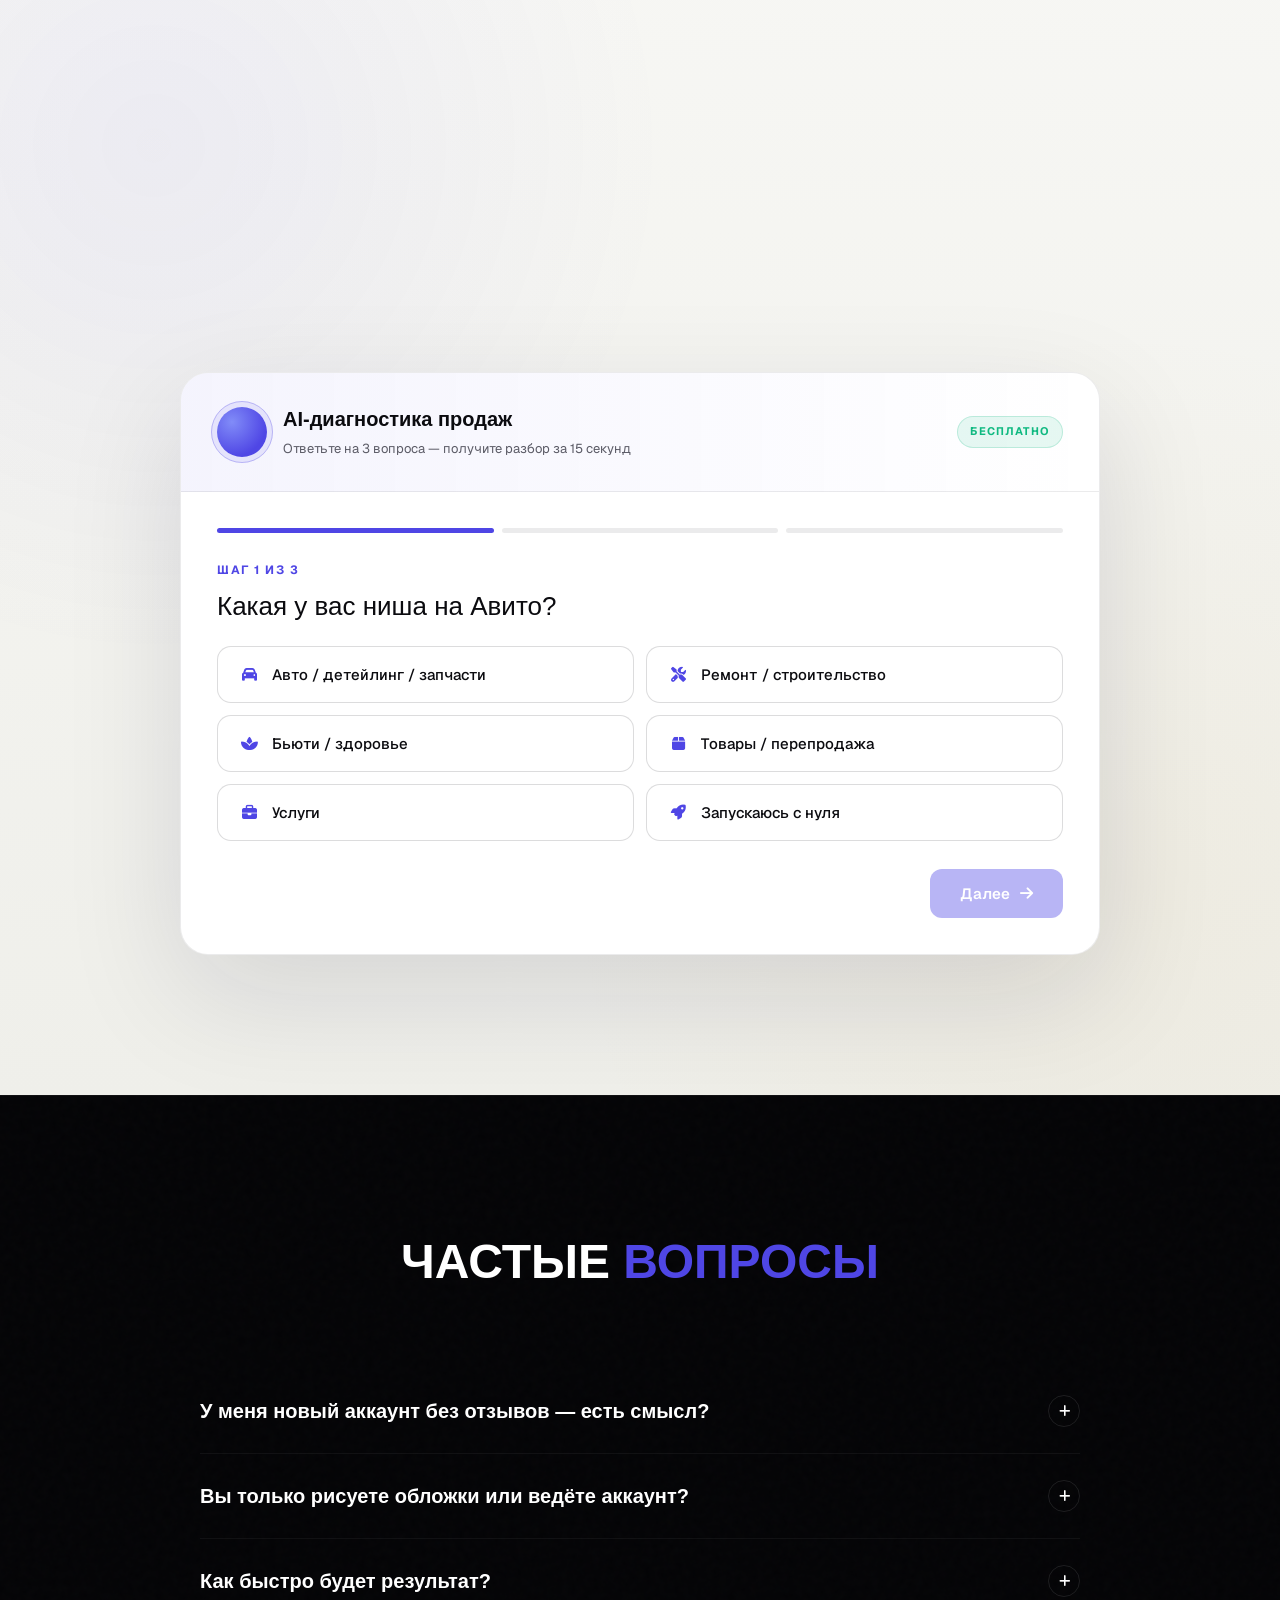
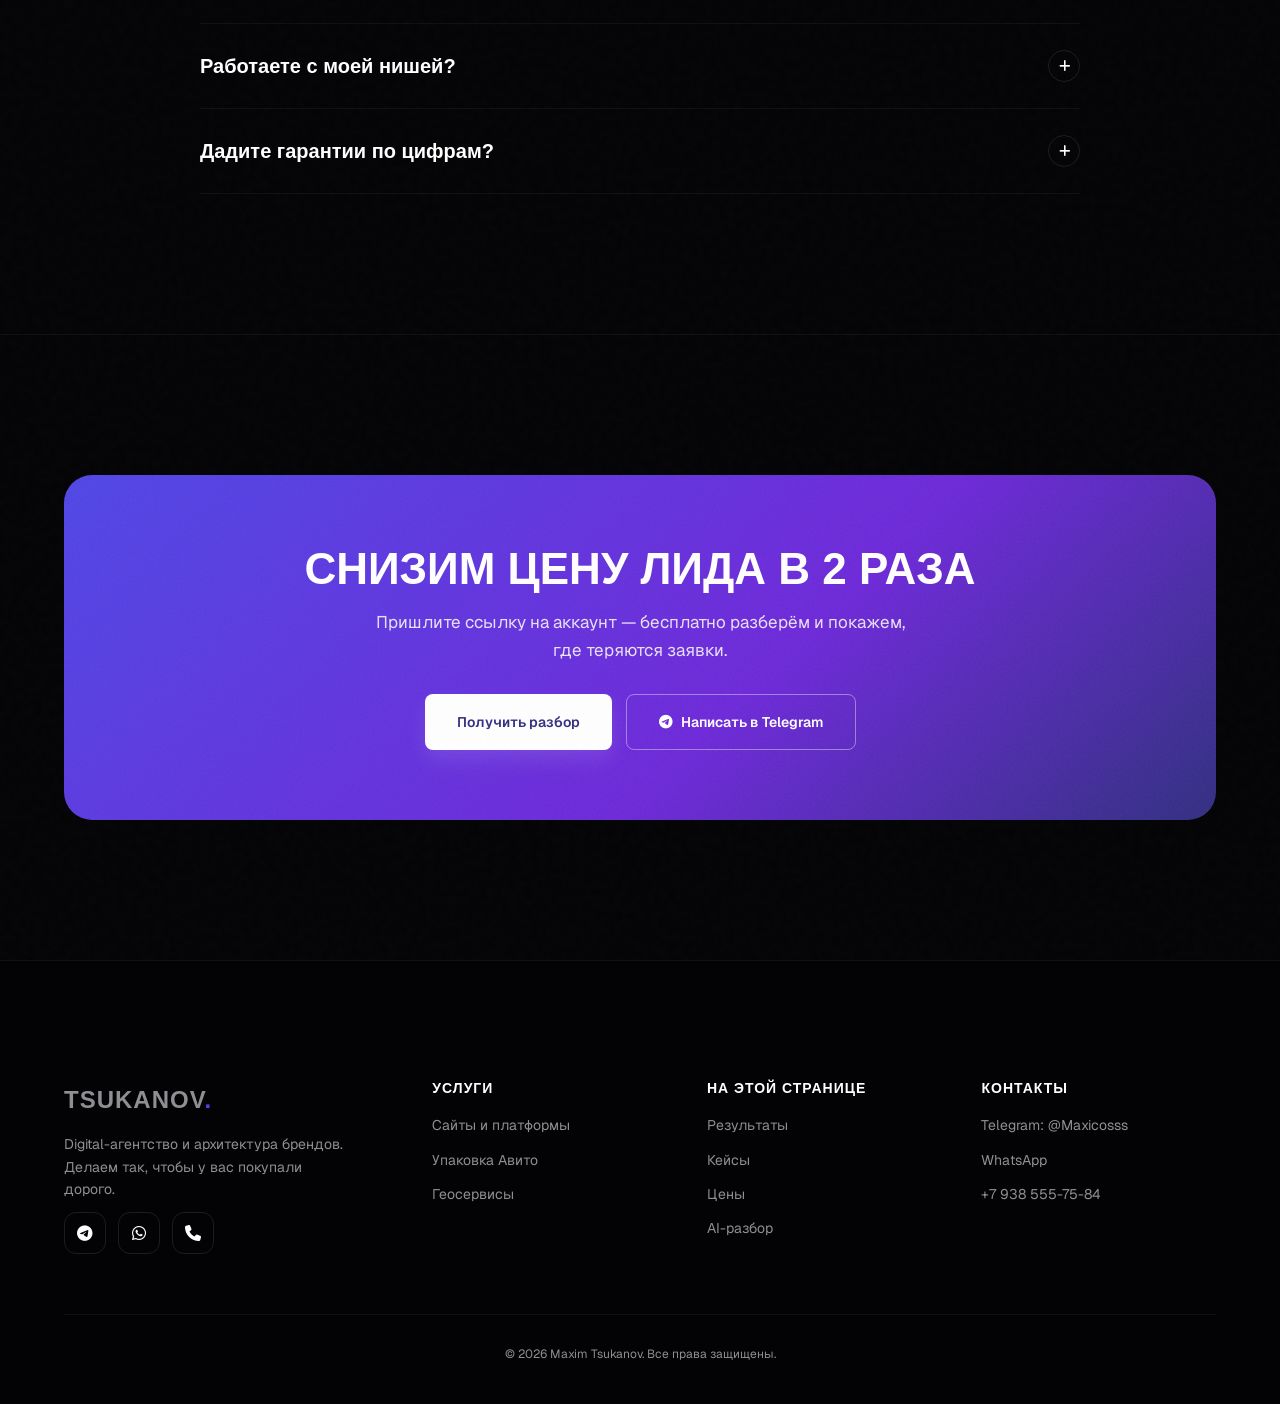
<file: avito.html>
<!DOCTYPE html>
<html lang="ru">
<head>
    <meta charset="UTF-8">
    <meta name="viewport" content="width=device-width, initial-scale=1.0">
    <title>Упаковка Авито «в фарш»: обложки и воронки с высоким CTR | TSUKANOV.</title>
    <meta name="description" content="Продающие обложки для Авито, прошивка текстов под алгоритмы, воронки и оформление магазина под ключ. Реальные кейсы: цена контакта от 54 ₽, рост заявок до +1200%.">
    <link rel="icon" type="image/png" href="img/favicon.png">
    <link rel="preconnect" href="https://fonts.googleapis.com">
    <link rel="preconnect" href="https://fonts.gstatic.com" crossorigin>
    <link href="https://fonts.googleapis.com/css2?family=Geist:wght@300;400;500;600;700&display=swap" rel="stylesheet">
    <link href="https://api.fontshare.com/v2/css?f[]=clash-display@400,500,600,700&display=swap" rel="stylesheet">
    <link rel="stylesheet" href="https://cdnjs.cloudflare.com/ajax/libs/font-awesome/6.4.0/css/all.min.css">
    <link rel="stylesheet" href="style.css?v=12.0">
</head>
<body data-theme="dark" class="has-topbar">

    <div class="cursor-dot"></div>
    <div class="cursor-outline"></div>
    <div class="ambient-light" id="ambientLight"></div>
    <div class="bg-signature"></div>

    <div class="topbar">
        <i class="fa-solid fa-fire"></i>
        <span>Реальный кейс: <strong>цена контакта снижена с ~90 ₽ до 54 ₽.</strong> <span class="topbar-extra">Разберём ваш аккаунт бесплатно.</span></span>
    </div>

    <header>
        <div class="container header-inner">
            <a href="index.html" class="logo">TSUKANOV<span>.</span></a>
            <nav class="nav-links">
                <div class="nav-item">
                    <a href="index.html#services" class="nav-link has-dd">Услуги</a>
                    <div class="nav-dd">
                        <a href="sites.html"><i class="fa-solid fa-window-maximize"></i><span><span class="dd-t">Сайты и платформы</span><span class="dd-s">Чистый код, CRM, ИИ</span></span></a>
                        <a href="avito.html"><i class="fa-solid fa-bullhorn"></i><span><span class="dd-t">Упаковка Авито</span><span class="dd-s">Вы здесь</span></span></a>
                        <a href="geo.html"><i class="fa-solid fa-map-location-dot"></i><span><span class="dd-t">Геосервисы</span><span class="dd-s">Яндекс.Карты и 2ГИС</span></span></a>
                    </div>
                </div>
                <a href="#results" class="nav-link">Результаты</a>
                <a href="#cases" class="nav-link">Кейсы</a>
                <a href="#pricing" class="nav-link">Цены</a>
            </nav>
            <div style="display:flex; align-items:center; gap:15px;">
                <a href="#ai" class="btn btn-primary header-btn">Бесплатный разбор</a>
                <button class="burger-btn" onclick="toggleMenu()"><i class="fa-solid fa-bars"></i></button>
            </div>
        </div>
    </header>

    <div class="mobile-menu" id="mobileMenu">
        <button class="mobile-close" onclick="toggleMenu()">&times;</button>
        <a href="index.html" class="mobile-link">ГЛАВНАЯ</a>
        <a href="#results" class="mobile-link" onclick="toggleMenu()">РЕЗУЛЬТАТЫ</a>
        <a href="#cases" class="mobile-link" onclick="toggleMenu()">КЕЙСЫ</a>
        <a href="#pricing" class="mobile-link" onclick="toggleMenu()">ЦЕНЫ</a>
        <a href="sites.html" class="mobile-link">САЙТЫ</a>
        <a href="geo.html" class="mobile-link">ГЕОСЕРВИСЫ</a>
        <div class="mobile-theme-wrapper"><a href="#ai" onclick="toggleMenu()" class="btn btn-primary" style="width:100%;">БЕСПЛАТНЫЙ РАЗБОР</a></div>
    </div>

    <main>
        <div class="scroll-progress-bar" id="scrollProgressBar"></div>

        <!-- HERO -->
        <section class="svc-hero">
            <div class="container">
                <div class="breadcrumb reveal"><a href="index.html">Главная</a> <span class="sep">/</span> <span>Упаковка Авито</span></div>
                <div class="svc-hero-grid">
                    <div class="reveal">
                        <div class="svc-hero-eyebrow"><span class="line"></span> Маркетплейс · Авито</div>
                        <h1>УПАКУЕМ ВАШ АВИТО <span class="text-accent">«В ФАРШ»</span></h1>
                        <p class="svc-hero-sub">Обложки, которые пробивают баннерную слепоту, тексты под алгоритмы и воронка до контакта. Выводим объявления в ТОП за счёт визуального CTR и снижаем цену лида в 2 раза.</p>
                        <div class="svc-hero-actions">
                            <a href="#ai" class="btn btn-primary">Разбор аккаунта бесплатно <i class="fa-solid fa-wand-magic-sparkles" style="margin-left:8px;"></i></a>
                            <a href="#cases" class="btn btn-ghost">Смотреть кейсы</a>
                        </div>
                        <div class="svc-hero-trust">
                            <div class="t"><b>+300%</b><span>к CTR обложек</span></div>
                            <div class="t"><b>54 ₽</b><span>цена контакта в кейсе</span></div>
                            <div class="t"><b>×2–3</b><span>обращений в чат</span></div>
                        </div>
                    </div>
                    <div class="reveal delay-1">
                        <div class="svc-hero-visual">
                            <img src="img/Авито_Шумоизоляция_Авто.png" alt="Обложка Авито" onerror="this.src='img/avito_1.webp'">
                            <div class="glass-tag">
                                <i class="fa-solid fa-bullhorn"></i>
                                <div><b>Wills Details</b><span>Премиум-детейлинг — визуальное доминирование в выдаче</span></div>
                            </div>
                        </div>
                    </div>
                </div>
            </div>
        </section>

        <div class="floating-cta" id="floatingCta"><a href="#ai" class="floating-cta-btn"><i class="fa-solid fa-wand-magic-sparkles"></i><span>Бесплатный разбор</span></a></div>

        <!-- PAIN / SOLUTION -->
        <section class="section section-light">
            <div class="container">
                <div class="section-head reveal">
                    <h2>ЛЬЁТЕ БЮДЖЕТ, <span class="text-accent">А ЗАЯВОК НЕТ?</span></h2>
                    <p>На Авито решает первый кадр. Если обложка не цепляет — и алгоритм, и человек проходят мимо.</p>
                </div>
                <div class="pain-grid reveal delay-1">
                    <div class="pain-col bad">
                        <h4><i class="fa-solid fa-circle-xmark"></i> Без упаковки</h4>
                        <ul>
                            <li><i class="fa-solid fa-xmark"></i> Обложки как у всех — сливаетесь в выдаче</li>
                            <li><i class="fa-solid fa-xmark"></i> Смотрят, но не пишут</li>
                            <li><i class="fa-solid fa-xmark"></i> Дорогой контакт, бюджет на продвижение горит</li>
                            <li><i class="fa-solid fa-xmark"></i> Нет смыслов и отработки возражений в карточке</li>
                            <li><i class="fa-solid fa-xmark"></i> Магазин выглядит как «доска объявлений»</li>
                        </ul>
                    </div>
                    <div class="pain-col good">
                        <h4><i class="fa-solid fa-circle-check"></i> С нашей упаковкой</h4>
                        <ul>
                            <li><i class="fa-solid fa-check"></i> Обложки с высоким CTR — выделяетесь сразу</li>
                            <li><i class="fa-solid fa-check"></i> Воронка из слайдов закрывает на контакт</li>
                            <li><i class="fa-solid fa-check"></i> Цена лида падает в 2 раза при том же бюджете</li>
                            <li><i class="fa-solid fa-check"></i> Тексты прошиты ключами под алгоритмы</li>
                            <li><i class="fa-solid fa-check"></i> Магазин под ключ — единый премиум-стиль</li>
                        </ul>
                    </div>
                </div>
            </div>
        </section>

        <!-- RESULTS / REAL NUMBERS -->
        <section id="results" class="section">
            <div class="container">
                <div class="section-head reveal">
                    <div class="section-label"><span class="section-label-num">01</span><span class="section-label-line"></span><span class="section-label-text">Реальные цифры</span></div>
                    <h2>ЦИФРЫ <span class="text-accent">& РЕЗУЛЬТАТЫ</span></h2>
                    <p>По статистике 50+ проектов в автобизнесе и бьюти. Доказательства высылаем в личку.</p>
                </div>
                <div class="proofs-grid reveal delay-1">
                    <div class="proof-card">
                        <img src="img/avitoproof1.jpg" alt="Кейс 1">
                        <div class="proof-text"><div class="ui-badge dark">Авто · с нуля</div><h4>Ремонт ЭБУ отопителей</h4><p>Запуск аккаунта с нуля. 0 отзывов на старте — выстроили доверие через визуал и смыслы. Пошли первые целевые заявки.</p></div>
                    </div>
                    <div class="proof-card">
                        <img src="img/avitoproof2.jpg" alt="Кейс 2">
                        <div class="proof-text"><div class="ui-badge dark">Beauty</div><h4>Рост заявок +1200%</h4><p><strong>254 просмотра (+206%), 22 заявки за неделю. Контакт — 79 ₽.</strong> В нише, где «нет клиентов», сделали стабильный поток.</p></div>
                    </div>
                    <div class="proof-card">
                        <img src="img/avitoproof3.jpg" alt="Кейс 3">
                        <div class="proof-text"><div class="ui-badge dark">Авторемонт</div><h4>Цена лида ×2 ниже</h4><p><strong>553 просмотра (+22%), 45 контактов. Заявка → 54 ₽.</strong> Снизили цену контакта с ~90 ₽ до 54 ₽ при том же бюджете.</p></div>
                    </div>
                </div>
                <div class="stats-strip reveal delay-1" style="margin-top:50px;">
                    <div class="stat-box"><div class="num">+<span data-count="300" data-suffix="%">0</span></div><div class="lbl">к визуальному CTR</div></div>
                    <div class="stat-box"><div class="num">+<span data-count="4" data-suffix="–5%">0</span></div><div class="lbl">к конверсии в контакт</div></div>
                    <div class="stat-box"><div class="num">×<span data-count="2" data-suffix="–3">0</span></div><div class="lbl">обращений в чат</div></div>
                    <div class="stat-box"><div class="num"><span data-count="50" data-suffix="+">0</span></div><div class="lbl">проектов в автобизнесе</div></div>
                </div>
            </div>
        </section>

        <!-- GALLERY -->
        <section id="cases" class="section section-light">
            <div class="container">
                <div class="section-head reveal">
                    <div class="section-label"><span class="section-label-num">02</span><span class="section-label-line"></span><span class="section-label-text">Портфолио обложек</span></div>
                    <h2>ОБЛОЖКИ, КОТОРЫЕ <span class="text-accent">ВЫИГРЫВАЮТ ВЫДАЧУ</span></h2>
                    <p>Так выглядят объявления, на которые кликают именно вас.</p>
                </div>
                <div class="masonry reveal delay-1">
                    <div class="m-item"><img src="img/avito_1.webp" alt="Wills Details"><div class="m-cap"><b>Wills Details</b><span>Премиум-детейлинг</span></div></div>
                    <div class="m-item"><img src="img/Авито_Шумоизоляция_4двери_ПОЛНАЯ.png" alt="Шумоизоляция"><div class="m-cap"><b>Шумоизоляция авто</b><span>Полный пакет</span></div></div>
                    <div class="m-item"><img src="img/avito_3.webp" alt="Обложка"></div>
                    <div class="m-item"><img src="img/Авито_РУЛЬ_ПЕРЕТЯЖКА.png" alt="Перетяжка руля"><div class="m-cap"><b>Перетяжка руля</b><span>Авто-ателье</span></div></div>
                    <div class="m-item"><img src="img/avito_6.webp" alt="Обложка"></div>
                    <div class="m-item"><img src="img/Авито_ПОДСВЕТКА.png" alt="Подсветка салона"><div class="m-cap"><b>Подсветка салона</b><span>Авто-тюнинг</span></div></div>
                    <div class="m-item"><img src="img/avito_8.webp" alt="Обложка"></div>
                    <div class="m-item"><img src="img/avito_11.webp" alt="Check Expert"><div class="m-cap"><b>Check Expert</b><span>Автоподбор и проверка</span></div></div>
                    <div class="m-item"><img src="img/avito_4.webp" alt="Обложка"></div>
                    <div class="m-item"><img src="img/avito_13.webp" alt="Обложка"></div>
                    <div class="m-item"><img src="img/avito_9.webp" alt="Обложка"></div>
                    <div class="m-item"><img src="img/avito_15.webp" alt="Обложка"></div>
                </div>
            </div>
        </section>

        <!-- PRICING -->
        <section id="pricing" class="section">
            <div class="container">
                <div class="section-head reveal">
                    <div class="section-label"><span class="section-label-num">03</span><span class="section-label-line"></span><span class="section-label-text">Цены</span></div>
                    <h2>ФОРМАТЫ <span class="text-accent">УПАКОВКИ</span></h2>
                    <p>Точную смету называем после бесплатного разбора вашего аккаунта.</p>
                </div>
                <div class="avito-pricing-box reveal delay-1">
                    <div class="a-price-item"><h4>Базовая воронка</h4><p>Набор из 5–7 слайдов: обложка + смыслы + закрытие на звонок.</p><div class="a-price-tag">от 5 000 ₽</div></div>
                    <div class="a-price-item"><h4>Магазин под ключ</h4><p>Оформление магазина на Авито + сетка объявлений в едином стиле.</p><div class="a-price-tag">от 25 000 ₽</div></div>
                    <div class="a-price-item a-analytics"><h4><i class="fa-solid fa-chart-pie text-accent"></i> Точки роста</h4><p>+4–5% к конверсии из просмотра в контакт, рост обращений в 2–3 раза. <em>Доказательства высылаем в ЛС.</em></p></div>
                </div>
                <div class="mini-cta reveal delay-1"><a href="#ai" class="btn btn-primary">Узнать цену для своей ниши</a></div>
            </div>
        </section>

        <!-- PROCESS -->
        <section class="section section-light">
            <div class="container">
                <div class="section-head reveal">
                    <div class="section-label"><span class="section-label-num">04</span><span class="section-label-line"></span><span class="section-label-text">Как мы работаем</span></div>
                    <h2>ОТ РАЗБОРА <span class="text-accent">ДО РОСТА ЗАЯВОК</span></h2>
                </div>
                <div class="process-grid reveal delay-1">
                    <div class="process-step"><div class="step-n">1</div><h4>Разбор аккаунта</h4><p>Бесплатно смотрим вашу нишу, конкурентов и текущие метрики. Находим, где теряются деньги.</p><span class="step-time">бесплатно</span></div>
                    <div class="process-step"><div class="step-n">2</div><h4>Стратегия и смыслы</h4><p>Собираем оффер, отрабатываем возражения, прописываем тексты под алгоритмы.</p><span class="step-time">1–2 дня</span></div>
                    <div class="process-step"><div class="step-n">3</div><h4>Дизайн обложек</h4><p>Рисуем продающие обложки и воронку из слайдов под высокий CTR.</p><span class="step-time">2–4 дня</span></div>
                    <div class="process-step"><div class="step-n">4</div><h4>Запуск и рост</h4><p>Публикуем, отслеживаем метрики и точки роста. Масштабируем то, что работает.</p><span class="step-time">+ контроль</span></div>
                </div>
            </div>
        </section>

        <!-- AI SECTION -->
        <section id="ai" class="section ai-section section-light">
            <div class="container">
                <div class="section-head reveal">
                    <div class="section-label"><span class="section-label-num">05</span><span class="section-label-line"></span><span class="section-label-text">Бесплатно · 15 секунд</span></div>
                    <h2>РАЗБЕРЁМ ВАШ АВИТО <br><span class="text-accent">И НАЙДЁМ ТОЧКИ РОСТА</span></h2>
                    <p>Ответьте на 3 вопроса — ИИ оценит, что мешает заявкам, а менеджер пришлёт план, как снизить цену лида.</p>
                </div>
                <div class="reveal delay-1" data-ai-funnel="avito"></div>
            </div>
        </section>

        <!-- FAQ -->
        <section class="section">
            <div class="container">
                <div class="section-head reveal"><h2>ЧАСТЫЕ <span class="text-accent">ВОПРОСЫ</span></h2></div>
                <div class="faq-wrap reveal delay-1">
                    <div class="faq-item"><button class="faq-q">У меня новый аккаунт без отзывов — есть смысл? <span class="ic"><i class="fa-solid fa-plus"></i></span></button><div class="faq-a"><div class="faq-a-inner">Да. У нас есть кейсы запуска с полного нуля: доверие строится упаковкой и смыслами. Первые целевые заявки приходят и без истории отзывов.</div></div></div>
                    <div class="faq-item"><button class="faq-q">Вы только рисуете обложки или ведёте аккаунт? <span class="ic"><i class="fa-solid fa-plus"></i></span></button><div class="faq-a"><div class="faq-a-inner">Базово — упаковка: обложки, тексты, воронка, оформление магазина. Дальше помогаем с метриками и точками роста. Объём обсуждаем под вашу задачу.</div></div></div>
                    <div class="faq-item"><button class="faq-q">Как быстро будет результат? <span class="ic"><i class="fa-solid fa-plus"></i></span></button><div class="faq-a"><div class="faq-a-inner">Рост CTR и просмотров обычно видно в первые недели после замены обложек. В кейсах — рост заявок и снижение цены контакта уже на старте.</div></div></div>
                    <div class="faq-item"><button class="faq-q">Работаете с моей нишей? <span class="ic"><i class="fa-solid fa-plus"></i></span></button><div class="faq-a"><div class="faq-a-inner">Сильнее всего в авто, ремонте, строительстве, бьюти и услугах. Но подход универсален — на разборе скажем честно, есть ли смысл именно в вашем случае.</div></div></div>
                    <div class="faq-item"><button class="faq-q">Дадите гарантии по цифрам? <span class="ic"><i class="fa-solid fa-plus"></i></span></button><div class="faq-a"><div class="faq-a-inner">Мы показываем реальные кейсы и метрики, но не обещаем «волшебных» цифр вслепую. После разбора аккаунта дадим честный прогноз по вашей ситуации.</div></div></div>
                </div>
            </div>
        </section>

        <!-- FINAL CTA -->
        <section class="section">
            <div class="container">
                <div class="cta-banner reveal">
                    <h2>СНИЗИМ ЦЕНУ ЛИДА В 2 РАЗА</h2>
                    <p>Пришлите ссылку на аккаунт — бесплатно разберём и покажем, где теряются заявки.</p>
                    <div class="cta-actions">
                        <a href="#ai" class="btn btn-primary">Получить разбор</a>
                        <a href="https://t.me/Maxicosss" target="_blank" class="btn btn-ghost"><i class="fa-brands fa-telegram" style="margin-right:8px;"></i> Написать в Telegram</a>
                    </div>
                </div>
            </div>
        </section>
    </main>

    <footer>
        <div class="container">
            <div class="footer-cols">
                <div class="footer-brand-col">
                    <a href="index.html" class="logo">TSUKANOV<span>.</span></a>
                    <p style="color:var(--text-muted);font-size:14px;max-width:280px;">Digital-агентство и архитектура брендов. Делаем так, чтобы у вас покупали дорого.</p>
                    <div class="footer-soc">
                        <a href="https://t.me/Maxicosss" target="_blank" aria-label="Telegram"><i class="fa-brands fa-telegram"></i></a>
                        <a href="https://wa.me/79385557584" target="_blank" aria-label="WhatsApp"><i class="fa-brands fa-whatsapp"></i></a>
                        <a href="tel:+79385557584" aria-label="Телефон"><i class="fa-solid fa-phone"></i></a>
                    </div>
                </div>
                <div><h5>Услуги</h5><a href="sites.html">Сайты и платформы</a><a href="avito.html">Упаковка Авито</a><a href="geo.html">Геосервисы</a></div>
                <div><h5>На этой странице</h5><a href="#results">Результаты</a><a href="#cases">Кейсы</a><a href="#pricing">Цены</a><a href="#ai">AI-разбор</a></div>
                <div><h5>Контакты</h5><a href="https://t.me/Maxicosss" target="_blank">Telegram: @Maxicosss</a><a href="https://wa.me/79385557584" target="_blank">WhatsApp</a><a href="tel:+79385557584">+7 938 555-75-84</a></div>
            </div>
            <div class="copyright">© 2026 Maxim Tsukanov. Все права защищены.</div>
        </div>
    </footer>

    <div class="article-modal-overlay" id="articleModal"><div class="article-modal-content"><button class="close-article" onclick="closeArticle()"><i class="fa-solid fa-xmark"></i></button><div class="article-body" id="articleBodyContent"></div></div></div>
    <div class="article-modal-overlay" id="contactModal" style="display:flex; align-items:center; justify-content:center;">
        <div class="modal-box">
            <button class="modal-close" onclick="closeContactModal()"><i class="fa-solid fa-xmark"></i></button>
            <div class="modal-header"><h3>НАПИСАТЬ ЛИЧНО</h3><p>Выберите удобный мессенджер — ответим напрямую, без долгих форм.</p></div>
            <div class="modal-direct-contacts" style="margin-top:30px;">
                <a href="https://t.me/Maxicosss" target="_blank" class="btn btn-primary direct-btn tg-btn" style="margin-bottom:15px;border:none;box-shadow:0 10px 30px rgba(42,171,238,0.2);"><i class="fa-brands fa-telegram"></i> Написать в Telegram</a>
                <a href="https://wa.me/79385557584" target="_blank" class="btn btn-ghost direct-btn phone-btn" style="margin-bottom:15px;"><i class="fa-brands fa-whatsapp" style="color:#25D366;"></i> Написать в WhatsApp</a>
                <a href="tel:+79385557584" class="btn btn-ghost direct-btn"><i class="fa-solid fa-phone"></i> Позвонить напрямую</a>
            </div>
        </div>
    </div>

    <script src="script.js?v=12.2"></script>
</body>
</html>
</file>
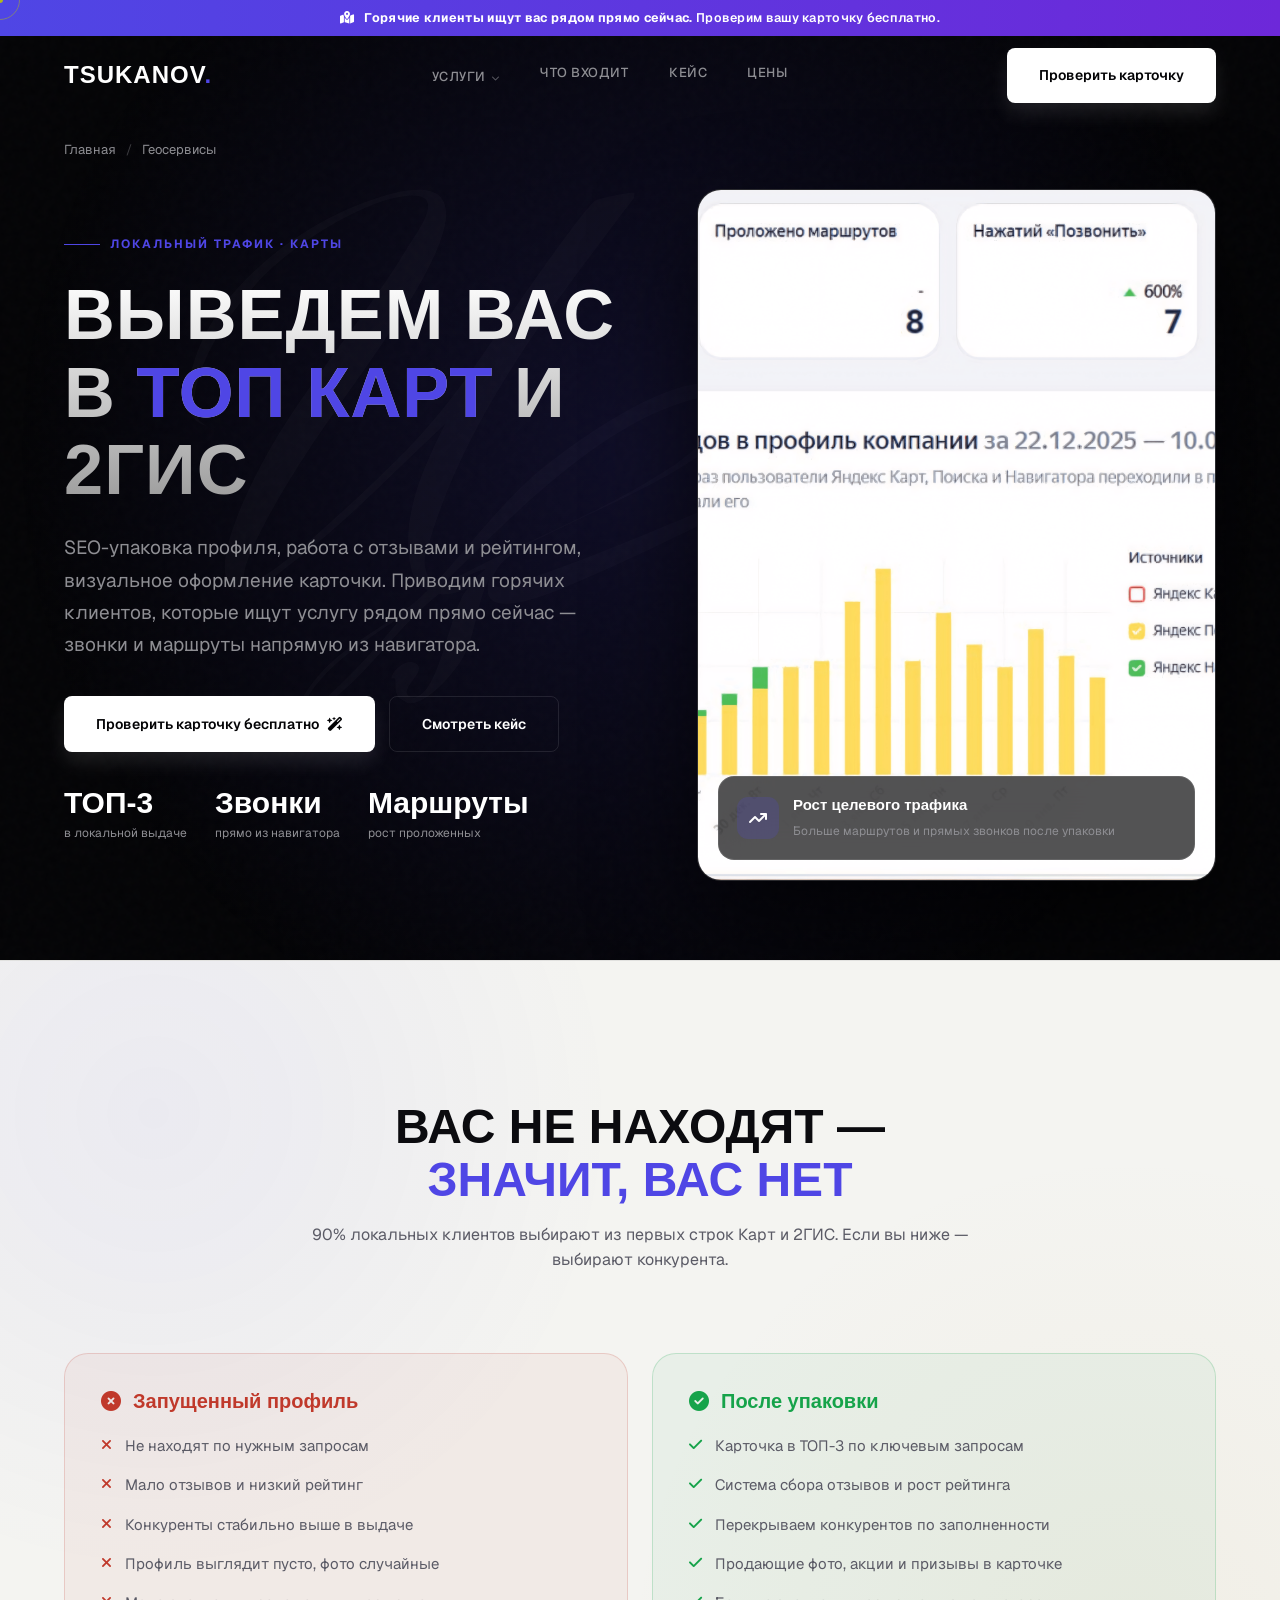
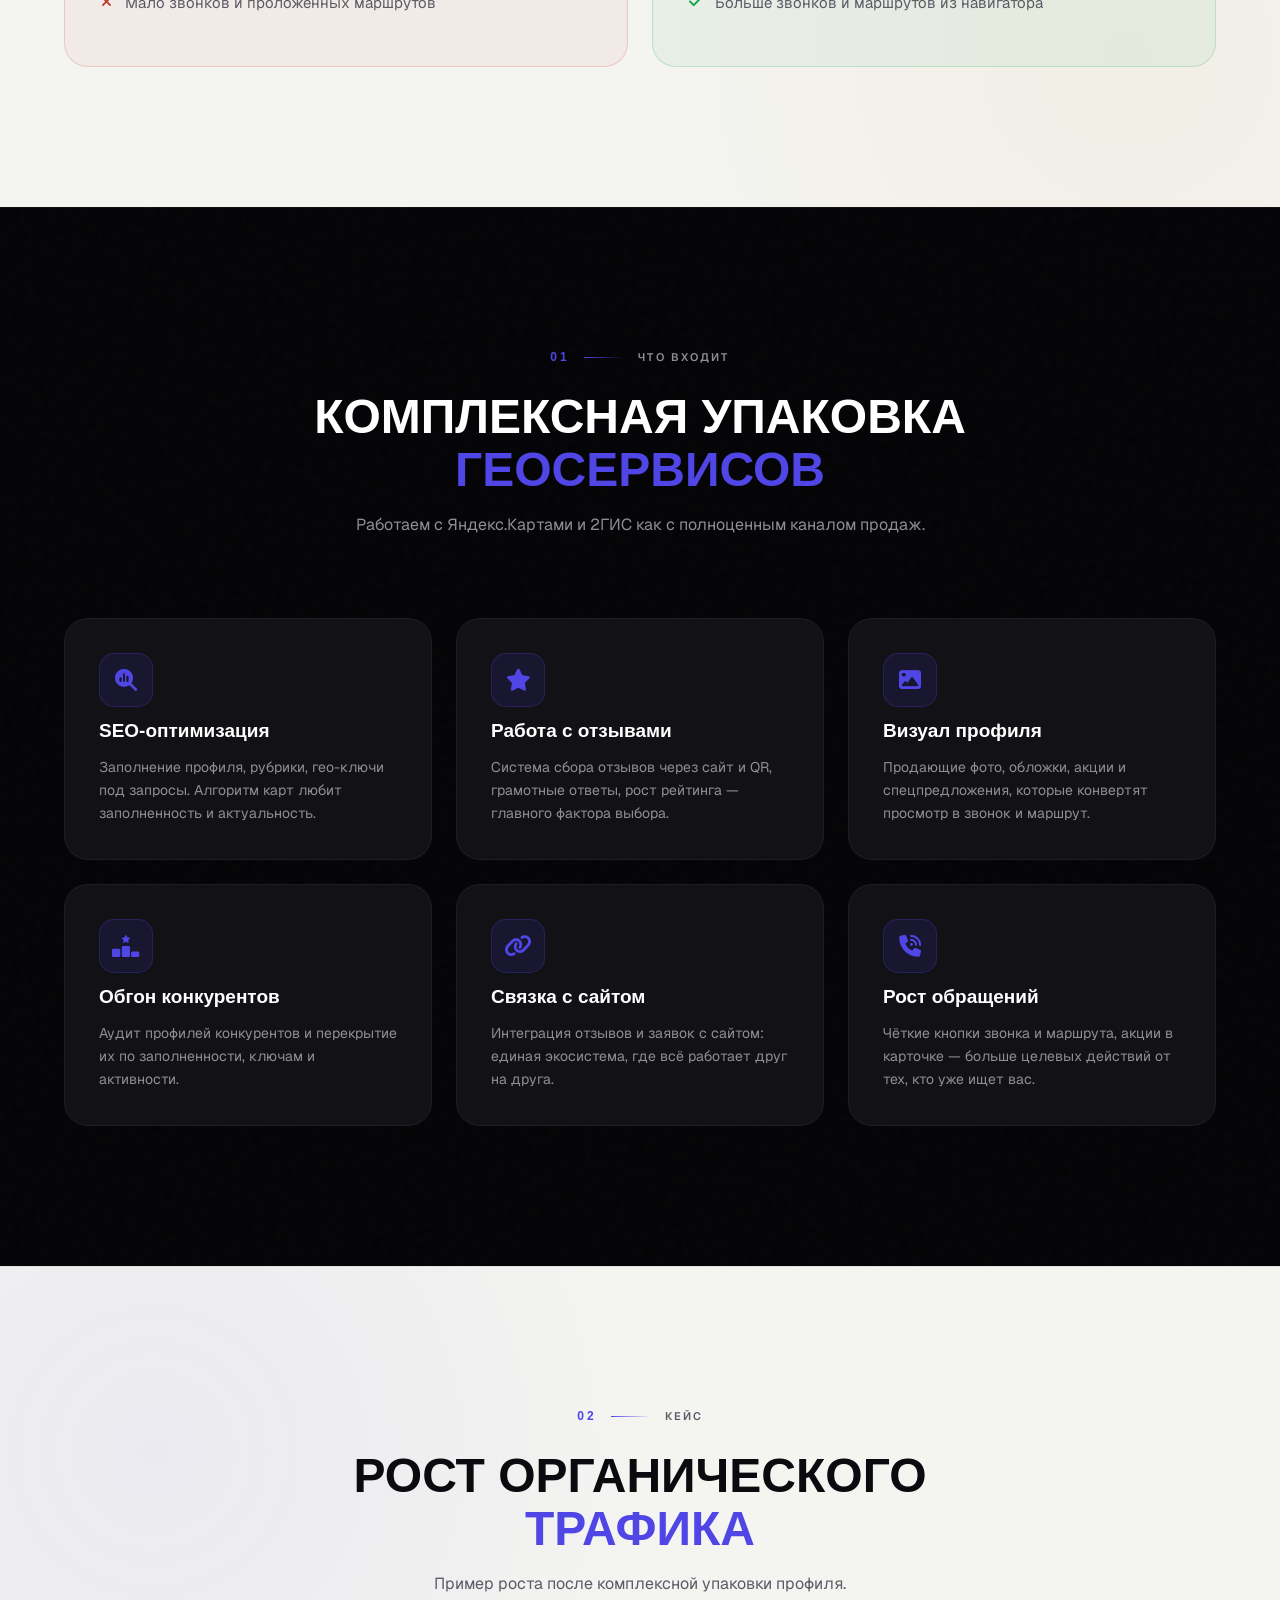
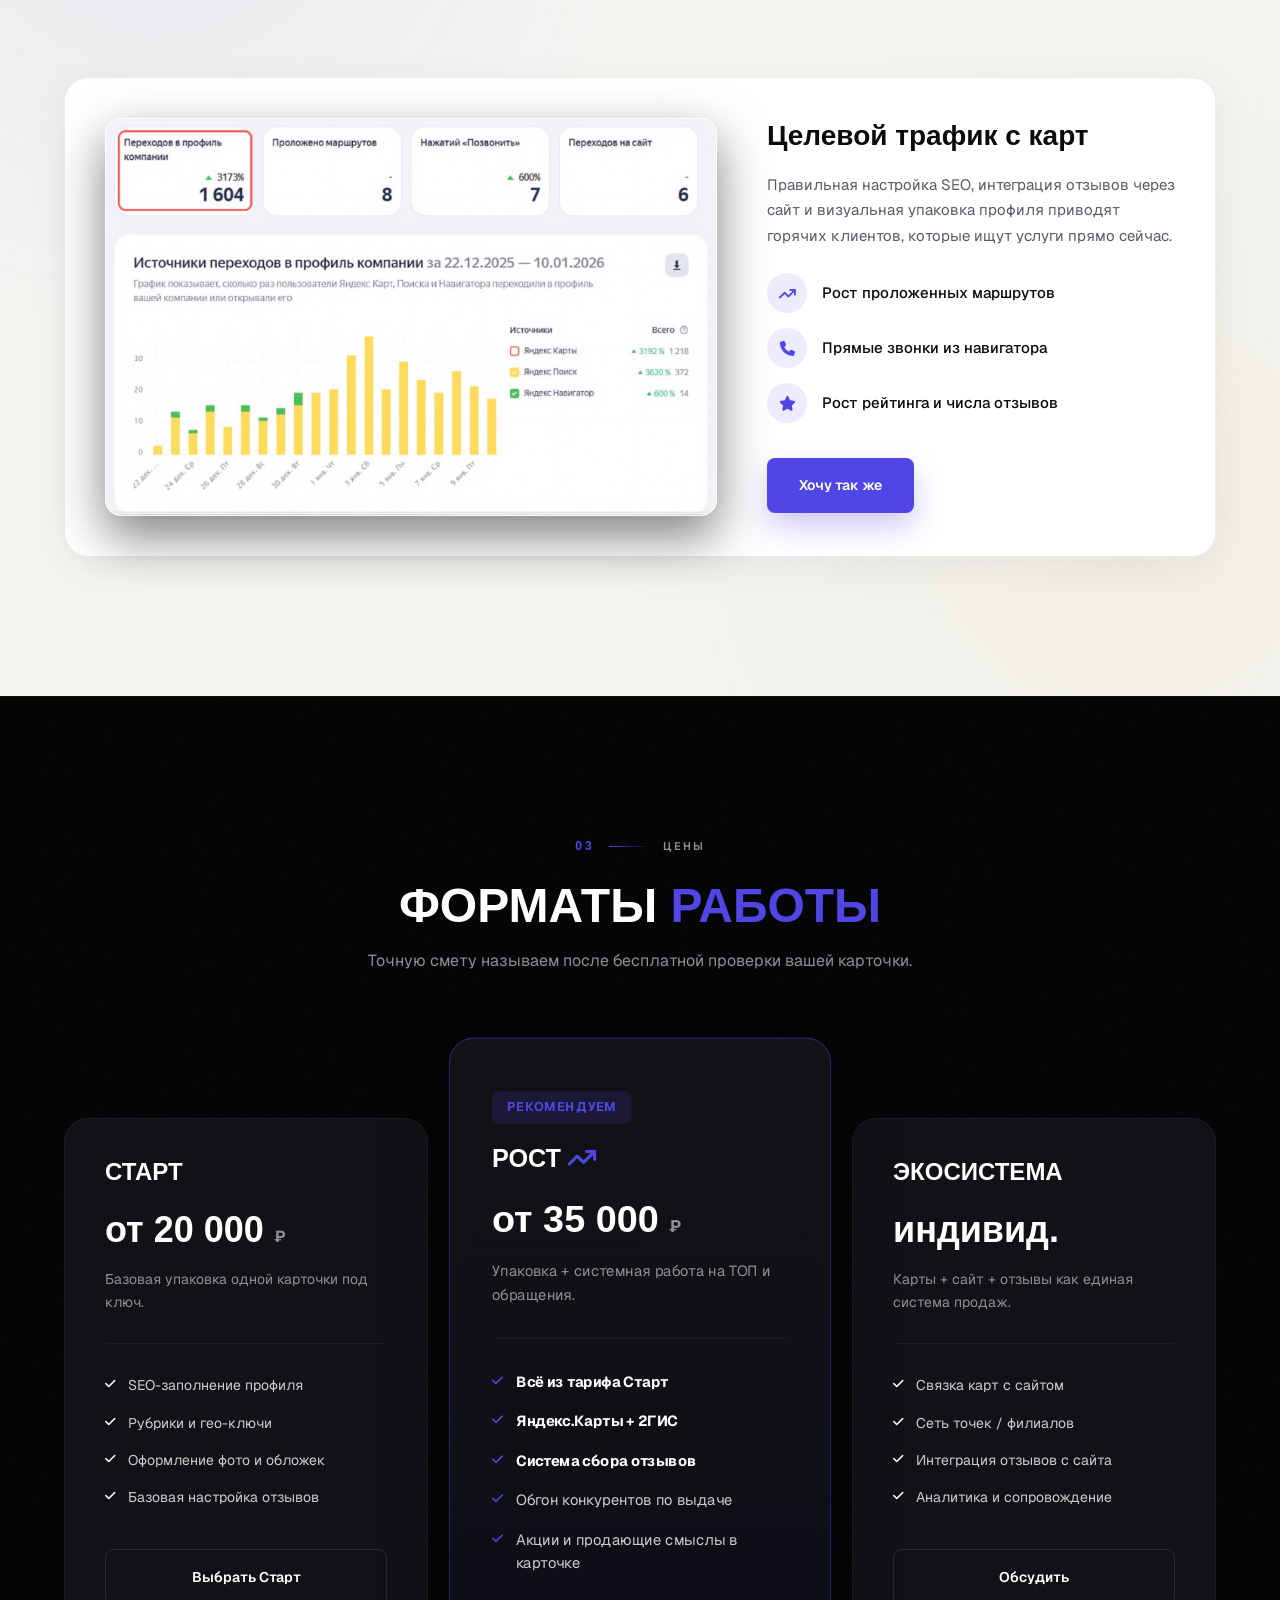
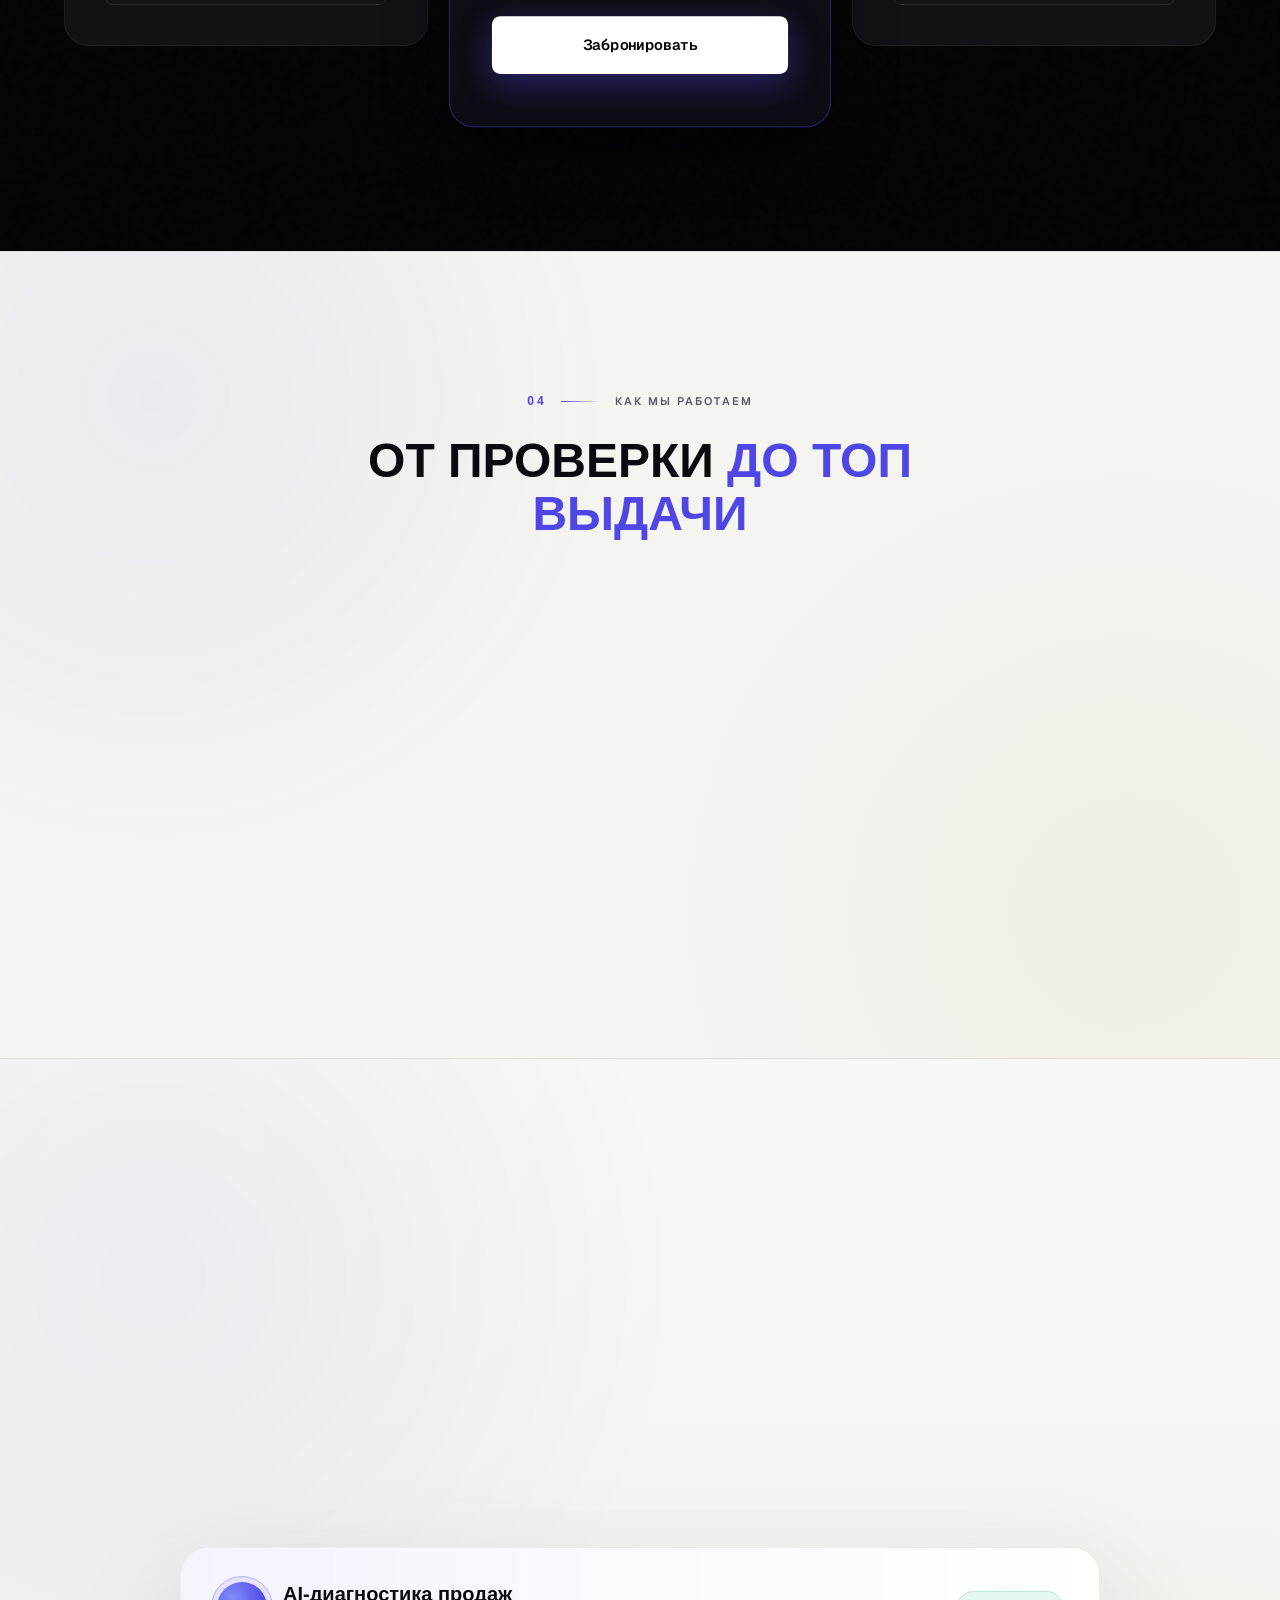
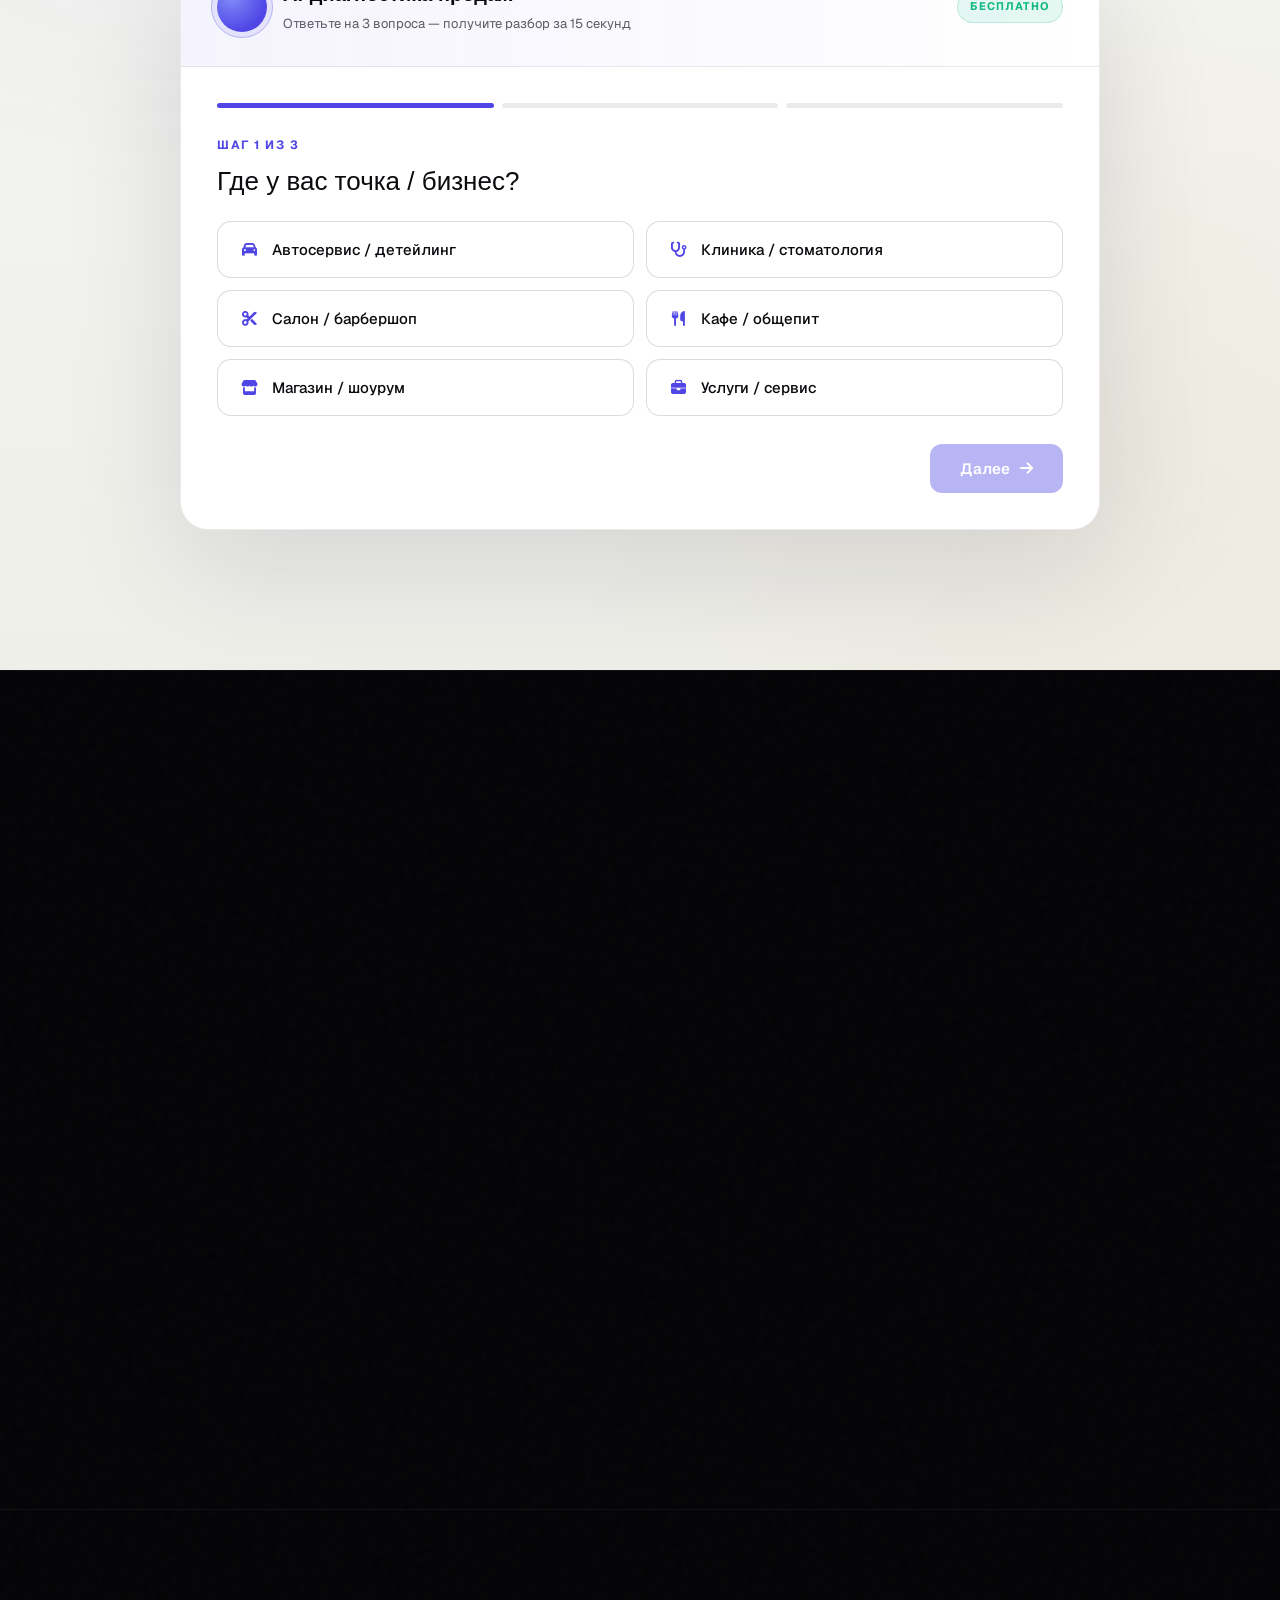
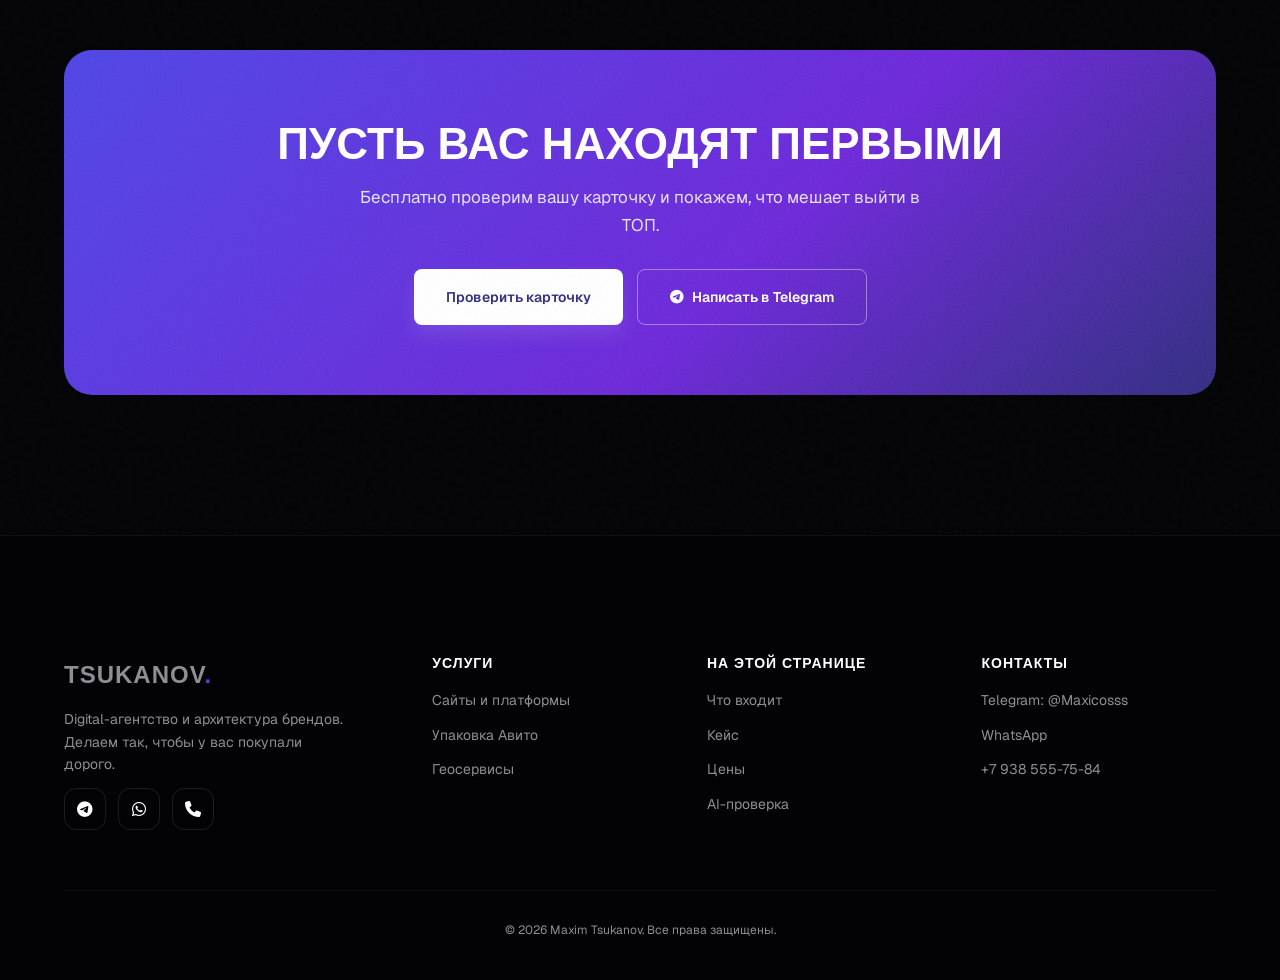
<file: geo.html>
<!DOCTYPE html>
<html lang="ru">
<head>
    <meta charset="UTF-8">
    <meta name="viewport" content="width=device-width, initial-scale=1.0">
    <title>Продвижение в Яндекс.Картах и 2ГИС: ТОП выдачи и звонки | TSUKANOV.</title>
    <meta name="description" content="SEO-упаковка и продвижение в геосервисах: Яндекс.Карты, 2ГИС. Вывод карточки в ТОП, работа с отзывами и рейтингом, рост звонков и проложенных маршрутов.">
    <link rel="icon" type="image/png" href="img/favicon.png">
    <link rel="preconnect" href="https://fonts.googleapis.com">
    <link rel="preconnect" href="https://fonts.gstatic.com" crossorigin>
    <link href="https://fonts.googleapis.com/css2?family=Geist:wght@300;400;500;600;700&display=swap" rel="stylesheet">
    <link href="https://api.fontshare.com/v2/css?f[]=clash-display@400,500,600,700&display=swap" rel="stylesheet">
    <link rel="stylesheet" href="https://cdnjs.cloudflare.com/ajax/libs/font-awesome/6.4.0/css/all.min.css">
    <link rel="stylesheet" href="style.css?v=12.0">
</head>
<body data-theme="dark" class="has-topbar">

    <div class="cursor-dot"></div>
    <div class="cursor-outline"></div>
    <div class="ambient-light" id="ambientLight"></div>
    <div class="bg-signature"></div>

    <div class="topbar">
        <i class="fa-solid fa-map-location-dot"></i>
        <span><strong>Горячие клиенты ищут вас рядом прямо сейчас.</strong> <span class="topbar-extra">Проверим вашу карточку бесплатно.</span></span>
    </div>

    <header>
        <div class="container header-inner">
            <a href="index.html" class="logo">TSUKANOV<span>.</span></a>
            <nav class="nav-links">
                <div class="nav-item">
                    <a href="index.html#services" class="nav-link has-dd">Услуги</a>
                    <div class="nav-dd">
                        <a href="sites.html"><i class="fa-solid fa-window-maximize"></i><span><span class="dd-t">Сайты и платформы</span><span class="dd-s">Чистый код, CRM, ИИ</span></span></a>
                        <a href="avito.html"><i class="fa-solid fa-bullhorn"></i><span><span class="dd-t">Упаковка Авито</span><span class="dd-s">Обложки и воронки «в фарш»</span></span></a>
                        <a href="geo.html"><i class="fa-solid fa-map-location-dot"></i><span><span class="dd-t">Геосервисы</span><span class="dd-s">Вы здесь</span></span></a>
                    </div>
                </div>
                <a href="#benefits" class="nav-link">Что входит</a>
                <a href="#cases" class="nav-link">Кейс</a>
                <a href="#pricing" class="nav-link">Цены</a>
            </nav>
            <div style="display:flex; align-items:center; gap:15px;">
                <a href="#ai" class="btn btn-primary header-btn">Проверить карточку</a>
                <button class="burger-btn" onclick="toggleMenu()"><i class="fa-solid fa-bars"></i></button>
            </div>
        </div>
    </header>

    <div class="mobile-menu" id="mobileMenu">
        <button class="mobile-close" onclick="toggleMenu()">&times;</button>
        <a href="index.html" class="mobile-link">ГЛАВНАЯ</a>
        <a href="#benefits" class="mobile-link" onclick="toggleMenu()">ЧТО ВХОДИТ</a>
        <a href="#cases" class="mobile-link" onclick="toggleMenu()">КЕЙС</a>
        <a href="#pricing" class="mobile-link" onclick="toggleMenu()">ЦЕНЫ</a>
        <a href="sites.html" class="mobile-link">САЙТЫ</a>
        <a href="avito.html" class="mobile-link">АВИТО</a>
        <div class="mobile-theme-wrapper"><a href="#ai" onclick="toggleMenu()" class="btn btn-primary" style="width:100%;">ПРОВЕРИТЬ КАРТОЧКУ</a></div>
    </div>

    <main>
        <div class="scroll-progress-bar" id="scrollProgressBar"></div>

        <!-- HERO -->
        <section class="svc-hero">
            <div class="container">
                <div class="breadcrumb reveal"><a href="index.html">Главная</a> <span class="sep">/</span> <span>Геосервисы</span></div>
                <div class="svc-hero-grid">
                    <div class="reveal">
                        <div class="svc-hero-eyebrow"><span class="line"></span> Локальный трафик · Карты</div>
                        <h1>ВЫВЕДЕМ ВАС В <span class="text-accent">ТОП КАРТ</span> И 2ГИС</h1>
                        <p class="svc-hero-sub">SEO-упаковка профиля, работа с отзывами и рейтингом, визуальное оформление карточки. Приводим горячих клиентов, которые ищут услугу рядом прямо сейчас — звонки и маршруты напрямую из навигатора.</p>
                        <div class="svc-hero-actions">
                            <a href="#ai" class="btn btn-primary">Проверить карточку бесплатно <i class="fa-solid fa-wand-magic-sparkles" style="margin-left:8px;"></i></a>
                            <a href="#cases" class="btn btn-ghost">Смотреть кейс</a>
                        </div>
                        <div class="svc-hero-trust">
                            <div class="t"><b>ТОП-3</b><span>в локальной выдаче</span></div>
                            <div class="t"><b>Звонки</b><span>прямо из навигатора</span></div>
                            <div class="t"><b>Маршруты</b><span>рост проложенных</span></div>
                        </div>
                    </div>
                    <div class="reveal delay-1">
                        <div class="svc-hero-visual" style="aspect-ratio:3/4;">
                            <img src="img/yandex.png" alt="Статистика роста на Яндекс.Картах">
                            <div class="glass-tag">
                                <i class="fa-solid fa-arrow-trend-up"></i>
                                <div><b>Рост целевого трафика</b><span>Больше маршрутов и прямых звонков после упаковки</span></div>
                            </div>
                        </div>
                    </div>
                </div>
            </div>
        </section>

        <div class="floating-cta" id="floatingCta"><a href="#ai" class="floating-cta-btn"><i class="fa-solid fa-wand-magic-sparkles"></i><span>Проверить карточку</span></a></div>

        <!-- PAIN / SOLUTION -->
        <section class="section section-light">
            <div class="container">
                <div class="section-head reveal">
                    <h2>ВАС НЕ НАХОДЯТ — <span class="text-accent">ЗНАЧИТ, ВАС НЕТ</span></h2>
                    <p>90% локальных клиентов выбирают из первых строк Карт и 2ГИС. Если вы ниже — выбирают конкурента.</p>
                </div>
                <div class="pain-grid reveal delay-1">
                    <div class="pain-col bad">
                        <h4><i class="fa-solid fa-circle-xmark"></i> Запущенный профиль</h4>
                        <ul>
                            <li><i class="fa-solid fa-xmark"></i> Не находят по нужным запросам</li>
                            <li><i class="fa-solid fa-xmark"></i> Мало отзывов и низкий рейтинг</li>
                            <li><i class="fa-solid fa-xmark"></i> Конкуренты стабильно выше в выдаче</li>
                            <li><i class="fa-solid fa-xmark"></i> Профиль выглядит пусто, фото случайные</li>
                            <li><i class="fa-solid fa-xmark"></i> Мало звонков и проложенных маршрутов</li>
                        </ul>
                    </div>
                    <div class="pain-col good">
                        <h4><i class="fa-solid fa-circle-check"></i> После упаковки</h4>
                        <ul>
                            <li><i class="fa-solid fa-check"></i> Карточка в ТОП-3 по ключевым запросам</li>
                            <li><i class="fa-solid fa-check"></i> Система сбора отзывов и рост рейтинга</li>
                            <li><i class="fa-solid fa-check"></i> Перекрываем конкурентов по заполненности</li>
                            <li><i class="fa-solid fa-check"></i> Продающие фото, акции и призывы в карточке</li>
                            <li><i class="fa-solid fa-check"></i> Больше звонков и маршрутов из навигатора</li>
                        </ul>
                    </div>
                </div>
            </div>
        </section>

        <!-- BENEFITS / WHAT'S INSIDE -->
        <section id="benefits" class="section">
            <div class="container">
                <div class="section-head reveal">
                    <div class="section-label"><span class="section-label-num">01</span><span class="section-label-line"></span><span class="section-label-text">Что входит</span></div>
                    <h2>КОМПЛЕКСНАЯ УПАКОВКА <span class="text-accent">ГЕОСЕРВИСОВ</span></h2>
                    <p>Работаем с Яндекс.Картами и 2ГИС как с полноценным каналом продаж.</p>
                </div>
                <div class="guarantee-grid reveal delay-1">
                    <div class="guarantee-card"><div class="gi" style="background:rgba(79,70,229,0.12);border-color:rgba(79,70,229,0.25);color:var(--accent);"><i class="fa-solid fa-magnifying-glass-chart"></i></div><h4>SEO-оптимизация</h4><p>Заполнение профиля, рубрики, гео-ключи под запросы. Алгоритм карт любит заполненность и актуальность.</p></div>
                    <div class="guarantee-card"><div class="gi" style="background:rgba(79,70,229,0.12);border-color:rgba(79,70,229,0.25);color:var(--accent);"><i class="fa-solid fa-star"></i></div><h4>Работа с отзывами</h4><p>Система сбора отзывов через сайт и QR, грамотные ответы, рост рейтинга — главного фактора выбора.</p></div>
                    <div class="guarantee-card"><div class="gi" style="background:rgba(79,70,229,0.12);border-color:rgba(79,70,229,0.25);color:var(--accent);"><i class="fa-solid fa-image"></i></div><h4>Визуал профиля</h4><p>Продающие фото, обложки, акции и спецпредложения, которые конвертят просмотр в звонок и маршрут.</p></div>
                    <div class="guarantee-card"><div class="gi" style="background:rgba(79,70,229,0.12);border-color:rgba(79,70,229,0.25);color:var(--accent);"><i class="fa-solid fa-ranking-star"></i></div><h4>Обгон конкурентов</h4><p>Аудит профилей конкурентов и перекрытие их по заполненности, ключам и активности.</p></div>
                    <div class="guarantee-card"><div class="gi" style="background:rgba(79,70,229,0.12);border-color:rgba(79,70,229,0.25);color:var(--accent);"><i class="fa-solid fa-link"></i></div><h4>Связка с сайтом</h4><p>Интеграция отзывов и заявок с сайтом: единая экосистема, где всё работает друг на друга.</p></div>
                    <div class="guarantee-card"><div class="gi" style="background:rgba(79,70,229,0.12);border-color:rgba(79,70,229,0.25);color:var(--accent);"><i class="fa-solid fa-phone-volume"></i></div><h4>Рост обращений</h4><p>Чёткие кнопки звонка и маршрута, акции в карточке — больше целевых действий от тех, кто уже ищет вас.</p></div>
                </div>
            </div>
        </section>

        <!-- CASE -->
        <section id="cases" class="section section-light">
            <div class="container">
                <div class="section-head reveal">
                    <div class="section-label"><span class="section-label-num">02</span><span class="section-label-line"></span><span class="section-label-text">Кейс</span></div>
                    <h2>РОСТ ОРГАНИЧЕСКОГО <span class="text-accent">ТРАФИКА</span></h2>
                    <p>Пример роста после комплексной упаковки профиля.</p>
                </div>
                <div class="yandex-maps-case card-light reveal delay-1">
                    <div class="ym-image"><img src="img/yandex.png" alt="Статистика Яндекс Карт"></div>
                    <div class="ym-info">
                        <h3 style="color:var(--light-text);">Целевой трафик с карт</h3>
                        <p style="color:var(--light-muted);">Правильная настройка SEO, интеграция отзывов через сайт и визуальная упаковка профиля приводят горячих клиентов, которые ищут услуги прямо сейчас.</p>
                        <ul class="ym-stats">
                            <li style="color:var(--light-text);"><i class="fa-solid fa-arrow-trend-up text-accent"></i> Рост проложенных маршрутов</li>
                            <li style="color:var(--light-text);"><i class="fa-solid fa-phone text-accent"></i> Прямые звонки из навигатора</li>
                            <li style="color:var(--light-text);"><i class="fa-solid fa-star text-accent"></i> Рост рейтинга и числа отзывов</li>
                        </ul>
                        <a href="#ai" class="btn btn-primary" style="margin-top:20px;">Хочу так же</a>
                    </div>
                </div>
            </div>
        </section>

        <!-- PRICING -->
        <section id="pricing" class="section">
            <div class="container">
                <div class="section-head reveal">
                    <div class="section-label"><span class="section-label-num">03</span><span class="section-label-line"></span><span class="section-label-text">Цены</span></div>
                    <h2>ФОРМАТЫ <span class="text-accent">РАБОТЫ</span></h2>
                    <p>Точную смету называем после бесплатной проверки вашей карточки.</p>
                </div>
                <div class="pricing-grid reveal delay-1">
                    <div class="pricing-card">
                        <div class="p-head"><h3>СТАРТ</h3><div class="p-price">от 20 000 <span>₽</span></div><p class="p-desc">Базовая упаковка одной карточки под ключ.</p></div>
                        <ul class="p-features">
                            <li><i class="fa-solid fa-check"></i> SEO-заполнение профиля</li>
                            <li><i class="fa-solid fa-check"></i> Рубрики и гео-ключи</li>
                            <li><i class="fa-solid fa-check"></i> Оформление фото и обложек</li>
                            <li><i class="fa-solid fa-check"></i> Базовая настройка отзывов</li>
                        </ul>
                        <a href="#ai" class="btn btn-ghost p-btn">Выбрать Старт</a>
                    </div>
                    <div class="pricing-card highlighted">
                        <div class="p-badge">Рекомендуем</div>
                        <div class="p-head"><h3>РОСТ <i class="fa-solid fa-arrow-trend-up text-accent"></i></h3><div class="p-price">от 35 000 <span>₽</span></div><p class="p-desc">Упаковка + системная работа на ТОП и обращения.</p></div>
                        <ul class="p-features">
                            <li><i class="fa-solid fa-check"></i> <strong>Всё из тарифа Старт</strong></li>
                            <li><i class="fa-solid fa-check"></i> <strong>Яндекс.Карты + 2ГИС</strong></li>
                            <li><i class="fa-solid fa-check"></i> <strong>Система сбора отзывов</strong></li>
                            <li><i class="fa-solid fa-check"></i> Обгон конкурентов по выдаче</li>
                            <li><i class="fa-solid fa-check"></i> Акции и продающие смыслы в карточке</li>
                        </ul>
                        <a href="#ai" class="btn btn-primary p-btn" style="box-shadow:0 10px 30px rgba(79,70,229,0.4);">Забронировать</a>
                    </div>
                    <div class="pricing-card">
                        <div class="p-head"><h3>ЭКОСИСТЕМА</h3><div class="p-price">индивид.</div><p class="p-desc">Карты + сайт + отзывы как единая система продаж.</p></div>
                        <ul class="p-features">
                            <li><i class="fa-solid fa-check"></i> Связка карт с сайтом</li>
                            <li><i class="fa-solid fa-check"></i> Сеть точек / филиалов</li>
                            <li><i class="fa-solid fa-check"></i> Интеграция отзывов с сайта</li>
                            <li><i class="fa-solid fa-check"></i> Аналитика и сопровождение</li>
                        </ul>
                        <a href="#ai" class="btn btn-ghost p-btn">Обсудить</a>
                    </div>
                </div>
            </div>
        </section>

        <!-- PROCESS -->
        <section class="section section-light">
            <div class="container">
                <div class="section-head reveal">
                    <div class="section-label"><span class="section-label-num">04</span><span class="section-label-line"></span><span class="section-label-text">Как мы работаем</span></div>
                    <h2>ОТ ПРОВЕРКИ <span class="text-accent">ДО ТОП ВЫДАЧИ</span></h2>
                </div>
                <div class="process-grid reveal delay-1">
                    <div class="process-step"><div class="step-n">1</div><h4>Аудит карточки</h4><p>Бесплатно проверяем профиль, позиции и конкурентов. Показываем, почему вас не находят.</p><span class="step-time">бесплатно</span></div>
                    <div class="process-step"><div class="step-n">2</div><h4>SEO-упаковка</h4><p>Заполняем профиль, добавляем ключи, рубрики, продающие фото и акции.</p><span class="step-time">3–7 дней</span></div>
                    <div class="process-step"><div class="step-n">3</div><h4>Отзывы и рейтинг</h4><p>Настраиваем систему сбора отзывов и работу с рейтингом — фундамент доверия.</p><span class="step-time">постоянно</span></div>
                    <div class="process-step"><div class="step-n">4</div><h4>Рост и контроль</h4><p>Отслеживаем позиции, звонки и маршруты. Усиливаем то, что приносит обращения.</p><span class="step-time">+ контроль</span></div>
                </div>
            </div>
        </section>

        <!-- AI SECTION -->
        <section id="ai" class="section ai-section section-light">
            <div class="container">
                <div class="section-head reveal">
                    <div class="section-label"><span class="section-label-num">05</span><span class="section-label-line"></span><span class="section-label-text">Бесплатно · 15 секунд</span></div>
                    <h2>ПРОВЕРИМ ВАШУ КАРТОЧКУ <br><span class="text-accent">И ПОКАЖЕМ, ЧТО МЕШАЕТ</span></h2>
                    <p>Ответьте на 3 вопроса — ИИ оценит ситуацию с картами, а менеджер пришлёт план вывода в ТОП.</p>
                </div>
                <div class="reveal delay-1" data-ai-funnel="geo"></div>
            </div>
        </section>

        <!-- FAQ -->
        <section class="section">
            <div class="container">
                <div class="section-head reveal"><h2>ЧАСТЫЕ <span class="text-accent">ВОПРОСЫ</span></h2></div>
                <div class="faq-wrap reveal delay-1">
                    <div class="faq-item"><button class="faq-q">За какой срок выйдем в ТОП? <span class="ic"><i class="fa-solid fa-plus"></i></span></button><div class="faq-a"><div class="faq-a-inner">Базовая упаковка делается за 3–7 дней, первые сдвиги в выдаче обычно видно в течение нескольких недель. Точные сроки зависят от ниши и конкуренции в вашем городе.</div></div></div>
                    <div class="faq-item"><button class="faq-q">Работаете и с Яндекс.Картами, и с 2ГИС? <span class="ic"><i class="fa-solid fa-plus"></i></span></button><div class="faq-a"><div class="faq-a-inner">Да. В тарифе «Рост» упаковываем обе площадки. Можем работать и с Google Картами при необходимости.</div></div></div>
                    <div class="faq-item"><button class="faq-q">Накручиваете ли вы отзывы? <span class="ic"><i class="fa-solid fa-plus"></i></span></button><div class="faq-a"><div class="faq-a-inner">Нет. Мы строим систему сбора реальных отзывов от ваших клиентов через сайт и QR. Это безопасно и работает вдолгую, в отличие от накруток.</div></div></div>
                    <div class="faq-item"><button class="faq-q">У меня сеть точек — поможете? <span class="ic"><i class="fa-solid fa-plus"></i></span></button><div class="faq-a"><div class="faq-a-inner">Да, для филиалов и сетей подойдёт формат «Экосистема»: единый стандарт карточек, связка с сайтом и аналитика по всем точкам.</div></div></div>
                    <div class="faq-item"><button class="faq-q">Нужен ли мне для этого сайт? <span class="ic"><i class="fa-solid fa-plus"></i></span></button><div class="faq-a"><div class="faq-a-inner">Не обязательно, но связка карт с сайтом усиливает результат: отзывы и заявки начинают работать друг на друга. При желании соберём и сайт — это наше второе направление.</div></div></div>
                </div>
            </div>
        </section>

        <!-- FINAL CTA -->
        <section class="section">
            <div class="container">
                <div class="cta-banner reveal">
                    <h2>ПУСТЬ ВАС НАХОДЯТ ПЕРВЫМИ</h2>
                    <p>Бесплатно проверим вашу карточку и покажем, что мешает выйти в ТОП.</p>
                    <div class="cta-actions">
                        <a href="#ai" class="btn btn-primary">Проверить карточку</a>
                        <a href="https://t.me/Maxicosss" target="_blank" class="btn btn-ghost"><i class="fa-brands fa-telegram" style="margin-right:8px;"></i> Написать в Telegram</a>
                    </div>
                </div>
            </div>
        </section>
    </main>

    <footer>
        <div class="container">
            <div class="footer-cols">
                <div class="footer-brand-col">
                    <a href="index.html" class="logo">TSUKANOV<span>.</span></a>
                    <p style="color:var(--text-muted);font-size:14px;max-width:280px;">Digital-агентство и архитектура брендов. Делаем так, чтобы у вас покупали дорого.</p>
                    <div class="footer-soc">
                        <a href="https://t.me/Maxicosss" target="_blank" aria-label="Telegram"><i class="fa-brands fa-telegram"></i></a>
                        <a href="https://wa.me/79385557584" target="_blank" aria-label="WhatsApp"><i class="fa-brands fa-whatsapp"></i></a>
                        <a href="tel:+79385557584" aria-label="Телефон"><i class="fa-solid fa-phone"></i></a>
                    </div>
                </div>
                <div><h5>Услуги</h5><a href="sites.html">Сайты и платформы</a><a href="avito.html">Упаковка Авито</a><a href="geo.html">Геосервисы</a></div>
                <div><h5>На этой странице</h5><a href="#benefits">Что входит</a><a href="#cases">Кейс</a><a href="#pricing">Цены</a><a href="#ai">AI-проверка</a></div>
                <div><h5>Контакты</h5><a href="https://t.me/Maxicosss" target="_blank">Telegram: @Maxicosss</a><a href="https://wa.me/79385557584" target="_blank">WhatsApp</a><a href="tel:+79385557584">+7 938 555-75-84</a></div>
            </div>
            <div class="copyright">© 2026 Maxim Tsukanov. Все права защищены.</div>
        </div>
    </footer>

    <div class="article-modal-overlay" id="articleModal"><div class="article-modal-content"><button class="close-article" onclick="closeArticle()"><i class="fa-solid fa-xmark"></i></button><div class="article-body" id="articleBodyContent"></div></div></div>
    <div class="article-modal-overlay" id="contactModal" style="display:flex; align-items:center; justify-content:center;">
        <div class="modal-box">
            <button class="modal-close" onclick="closeContactModal()"><i class="fa-solid fa-xmark"></i></button>
            <div class="modal-header"><h3>НАПИСАТЬ ЛИЧНО</h3><p>Выберите удобный мессенджер — ответим напрямую, без долгих форм.</p></div>
            <div class="modal-direct-contacts" style="margin-top:30px;">
                <a href="https://t.me/Maxicosss" target="_blank" class="btn btn-primary direct-btn tg-btn" style="margin-bottom:15px;border:none;box-shadow:0 10px 30px rgba(42,171,238,0.2);"><i class="fa-brands fa-telegram"></i> Написать в Telegram</a>
                <a href="https://wa.me/79385557584" target="_blank" class="btn btn-ghost direct-btn phone-btn" style="margin-bottom:15px;"><i class="fa-brands fa-whatsapp" style="color:#25D366;"></i> Написать в WhatsApp</a>
                <a href="tel:+79385557584" class="btn btn-ghost direct-btn"><i class="fa-solid fa-phone"></i> Позвонить напрямую</a>
            </div>
        </div>
    </div>

    <script src="script.js?v=12.2"></script>
</body>
</html>
</file>
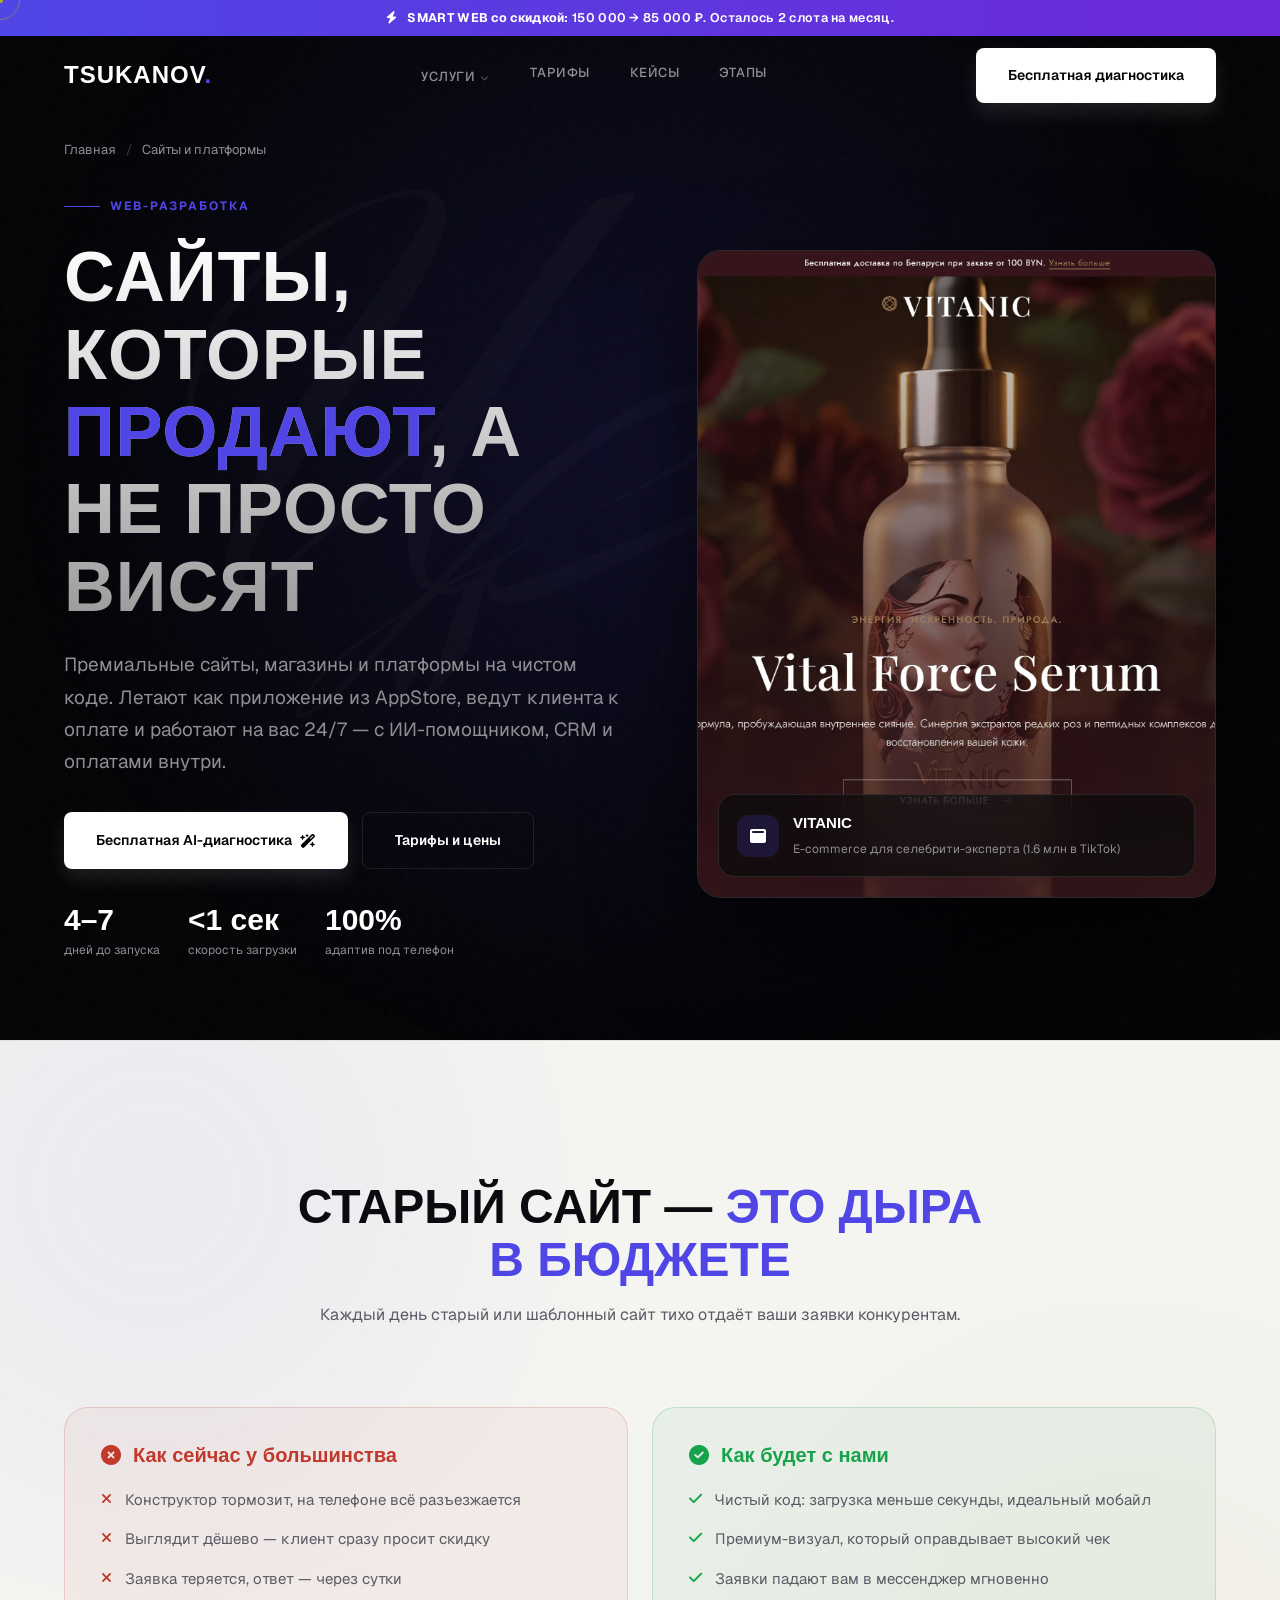
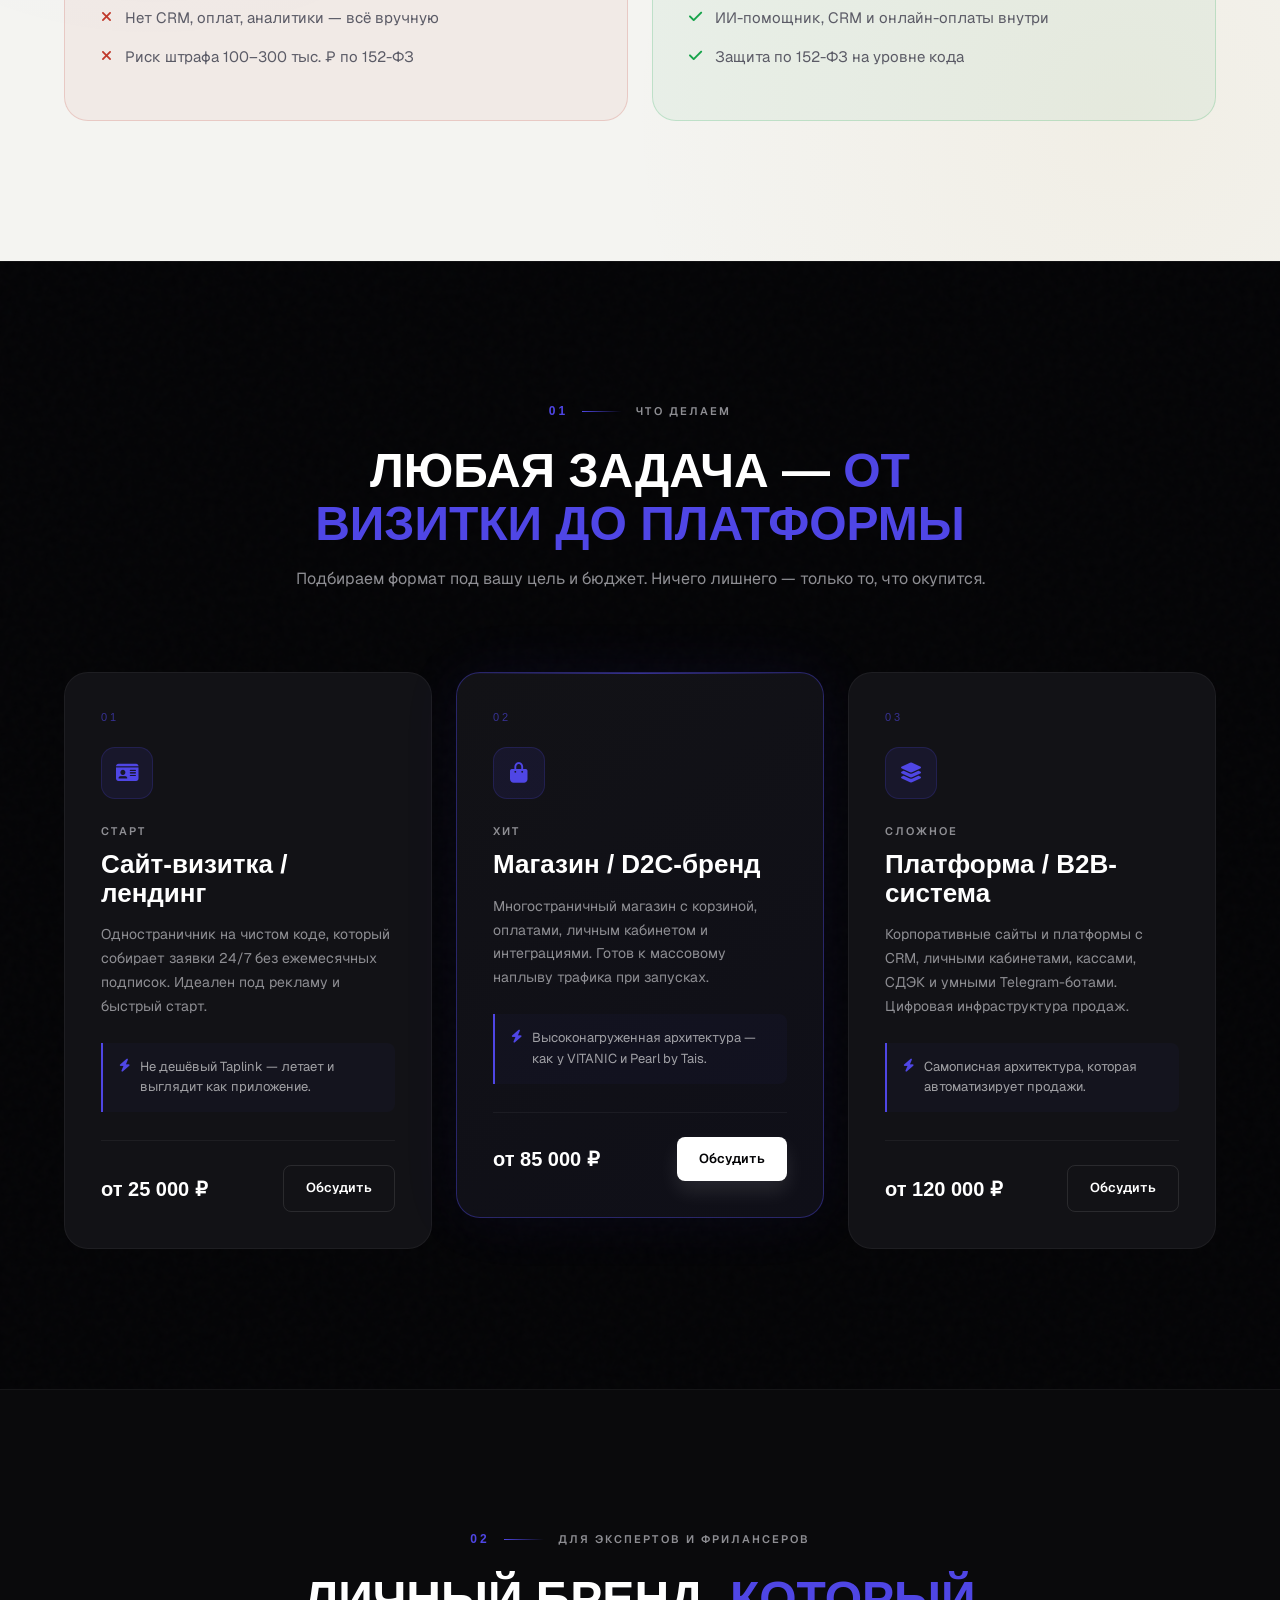
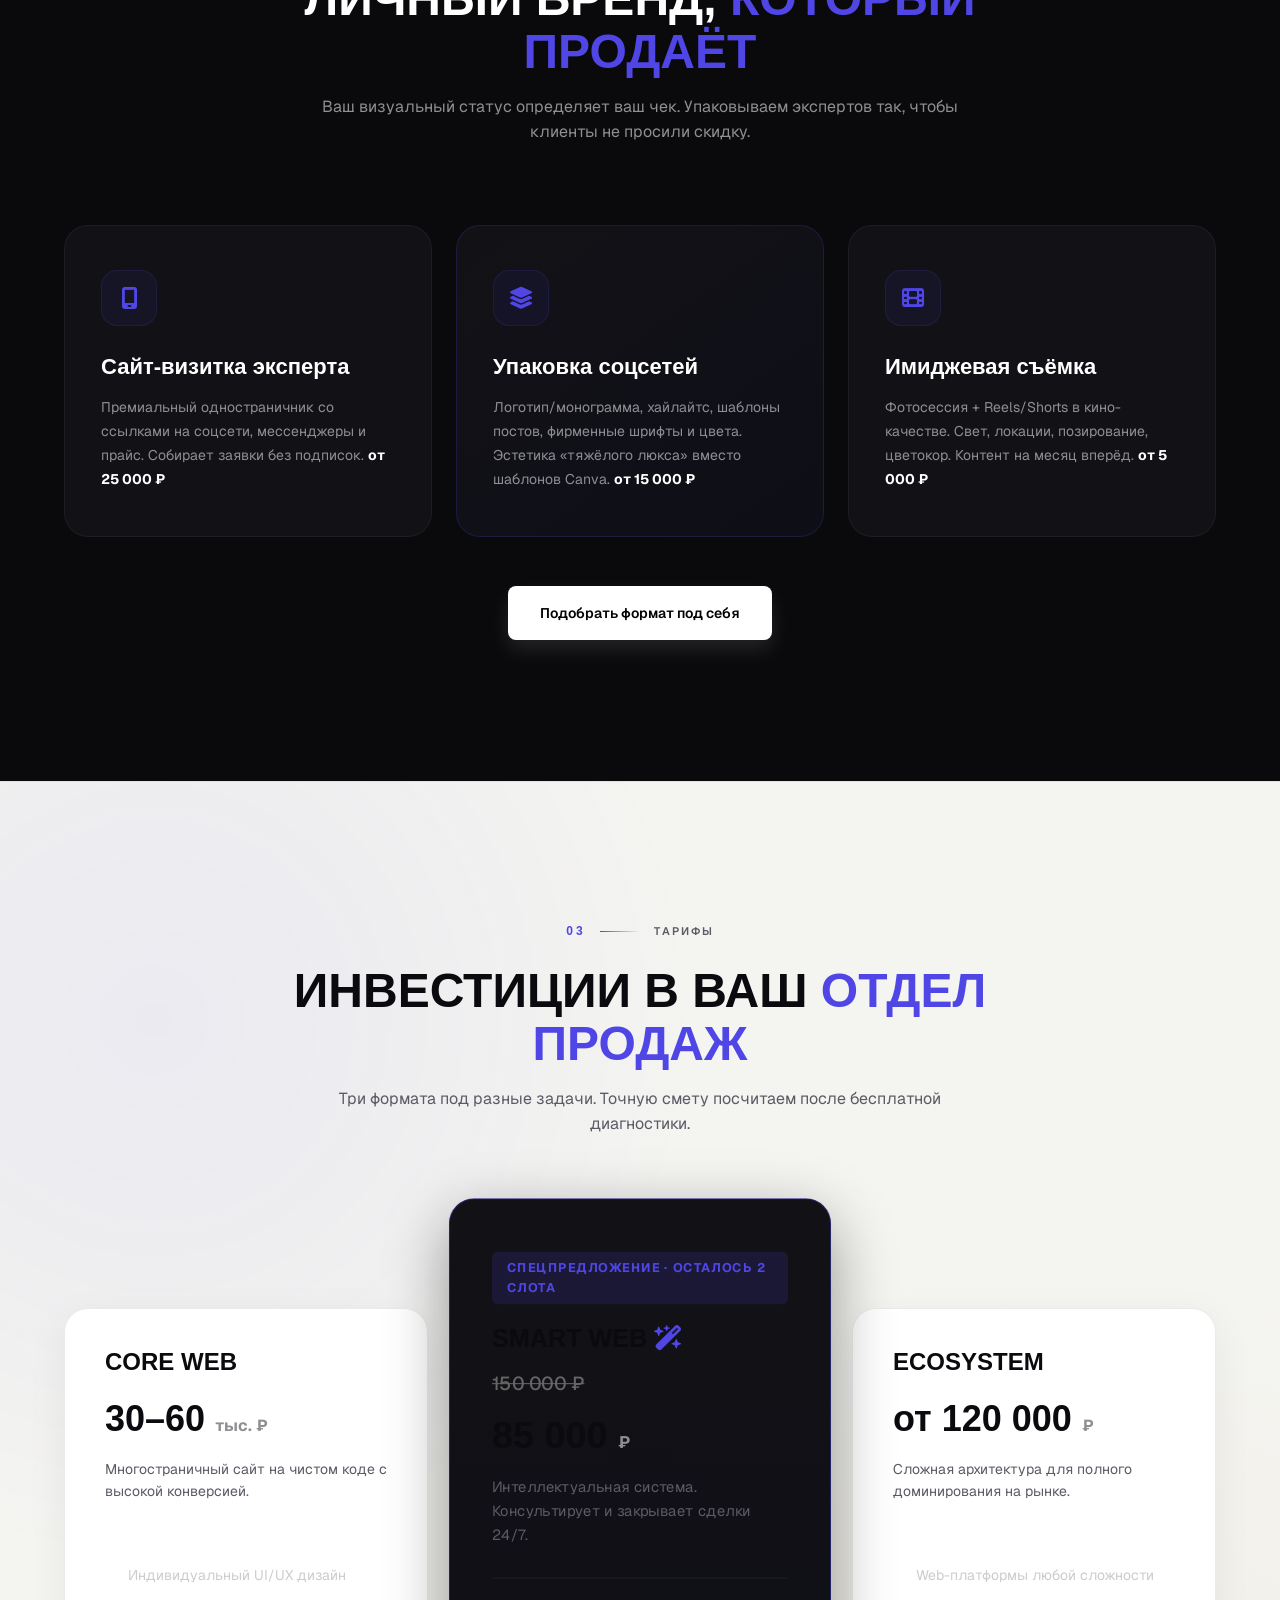
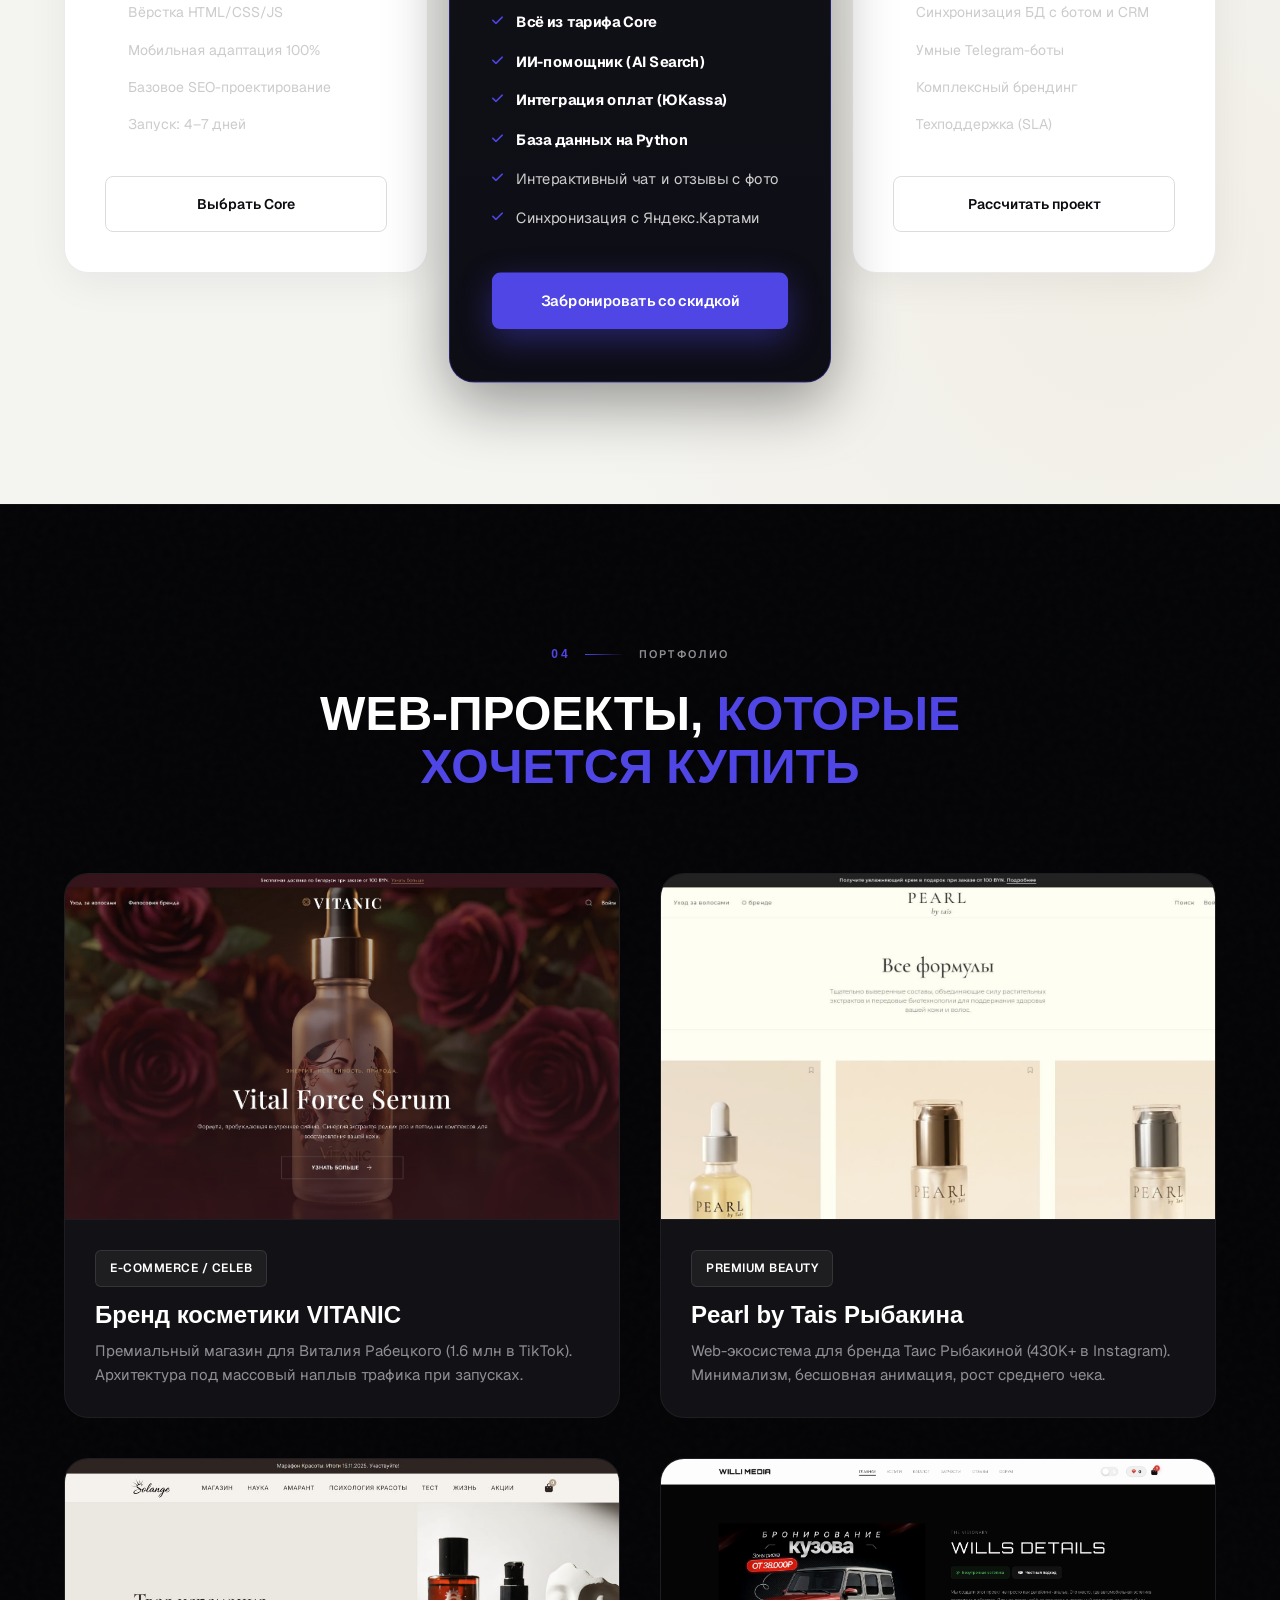
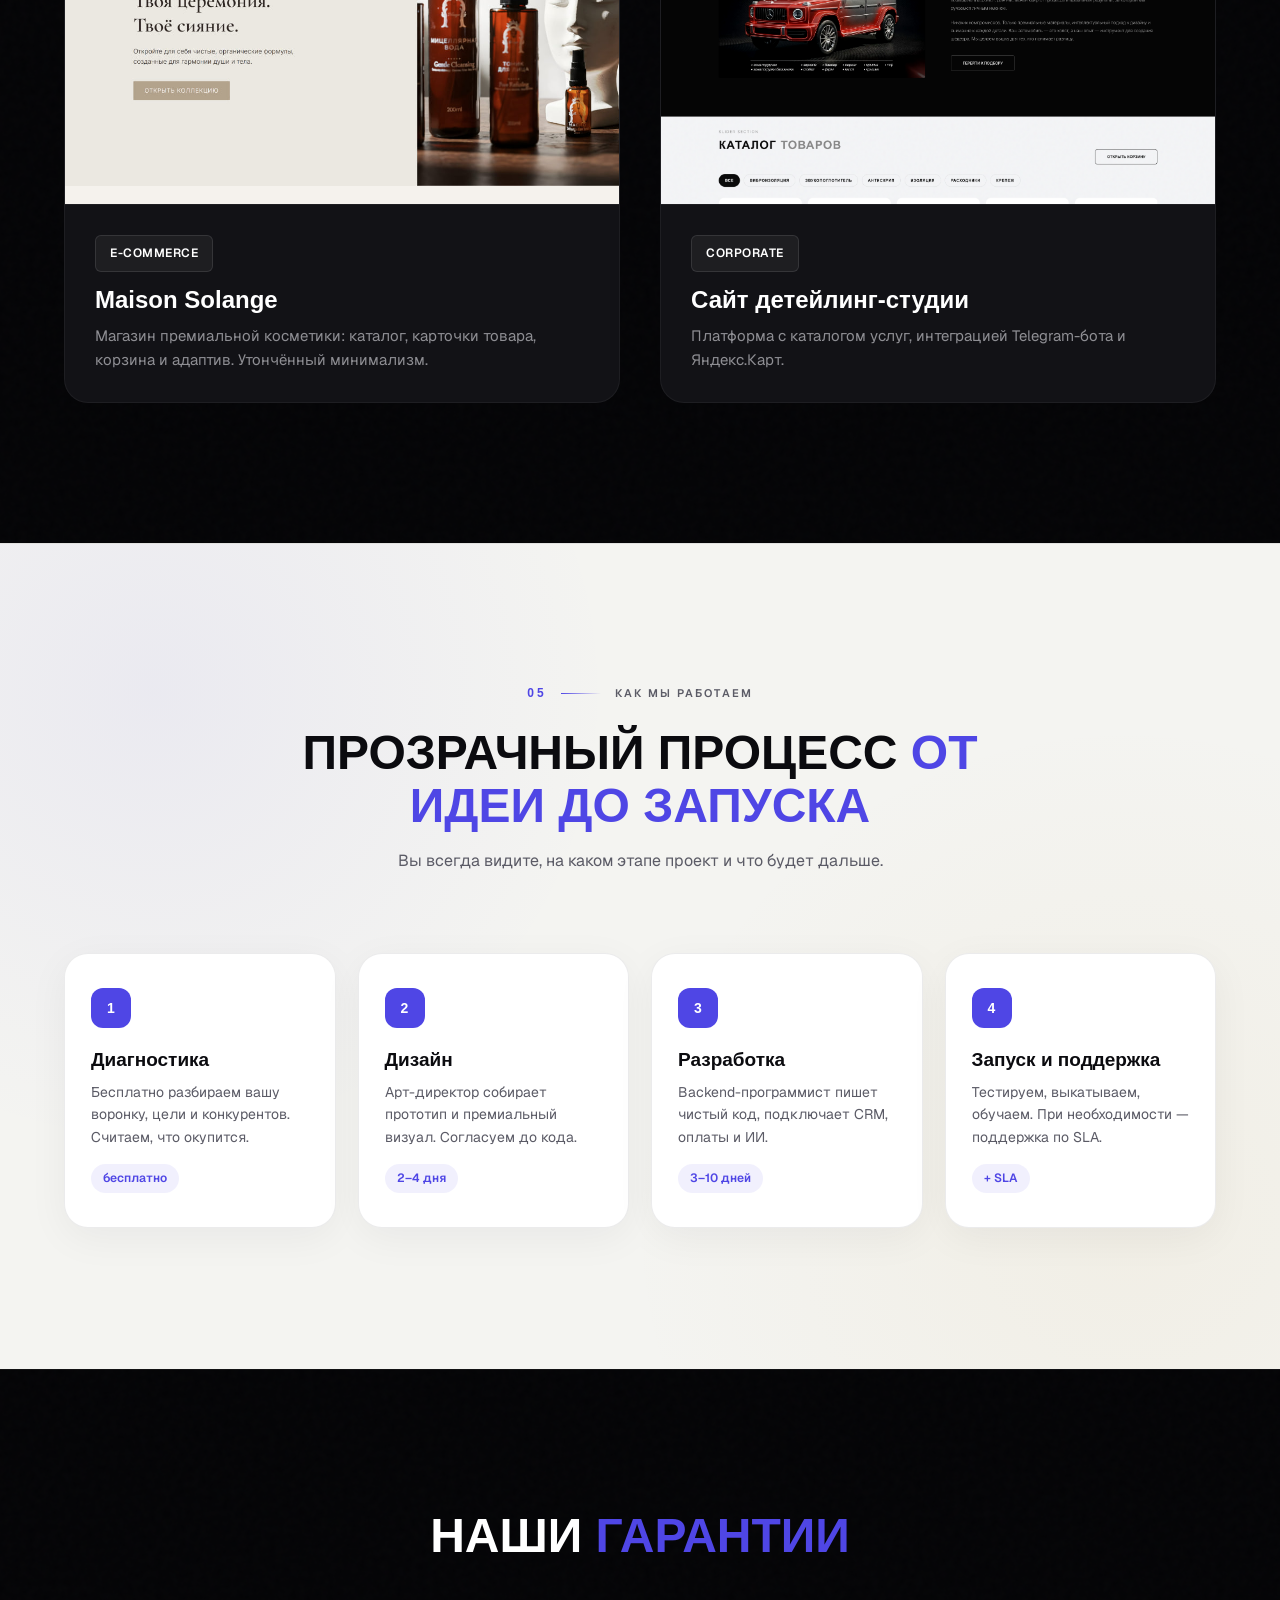
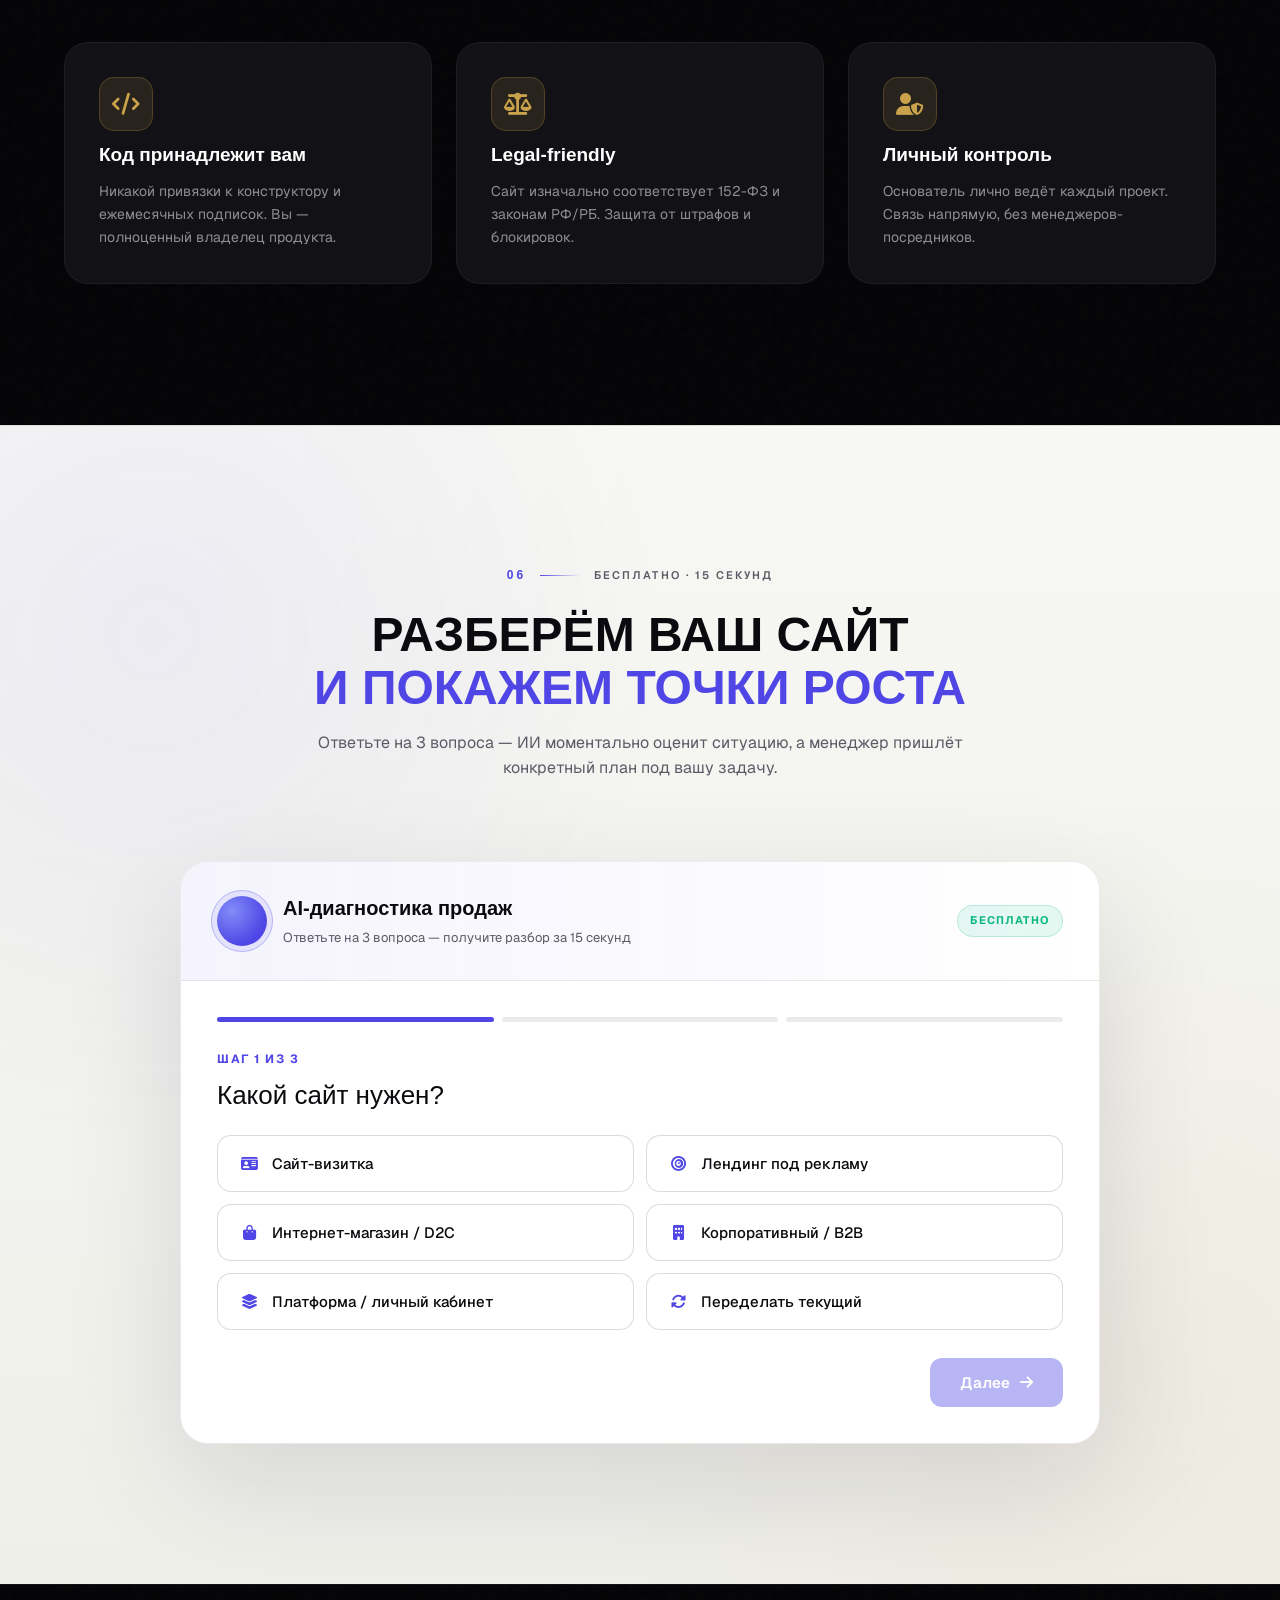
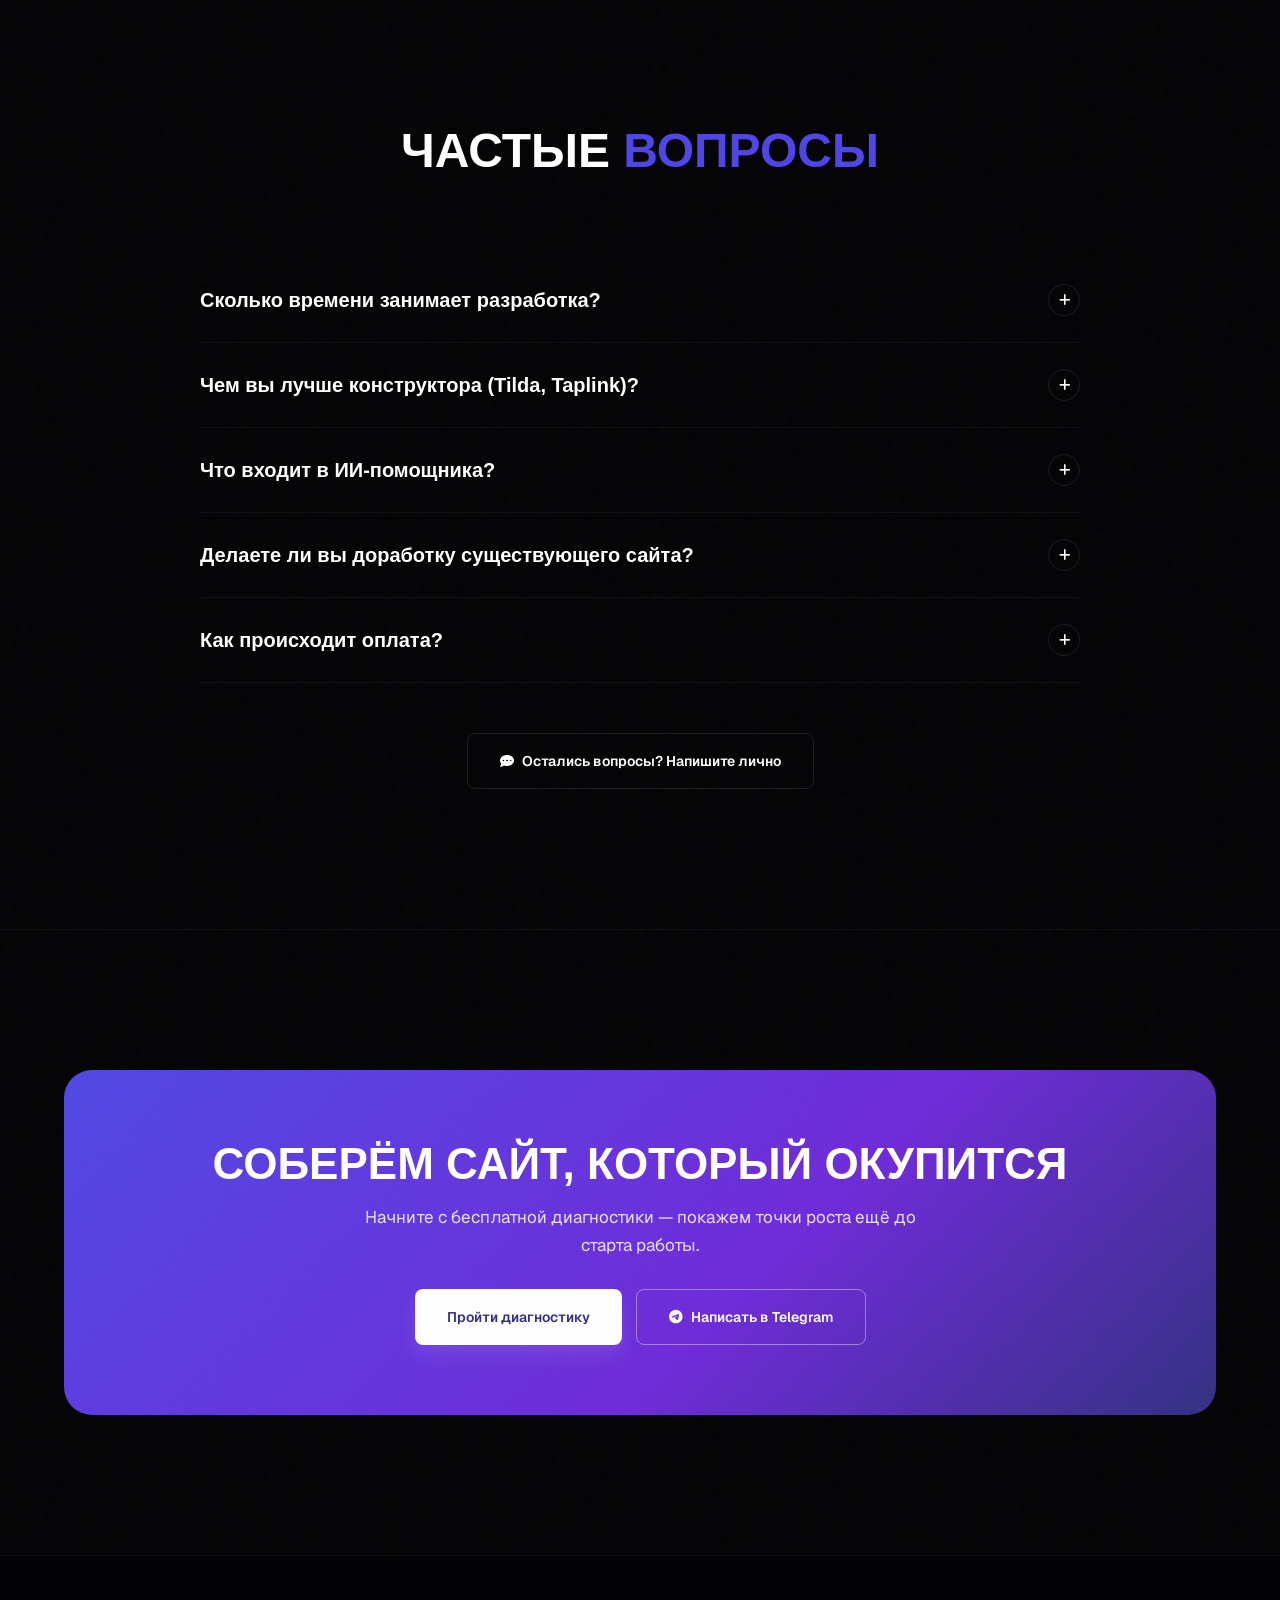
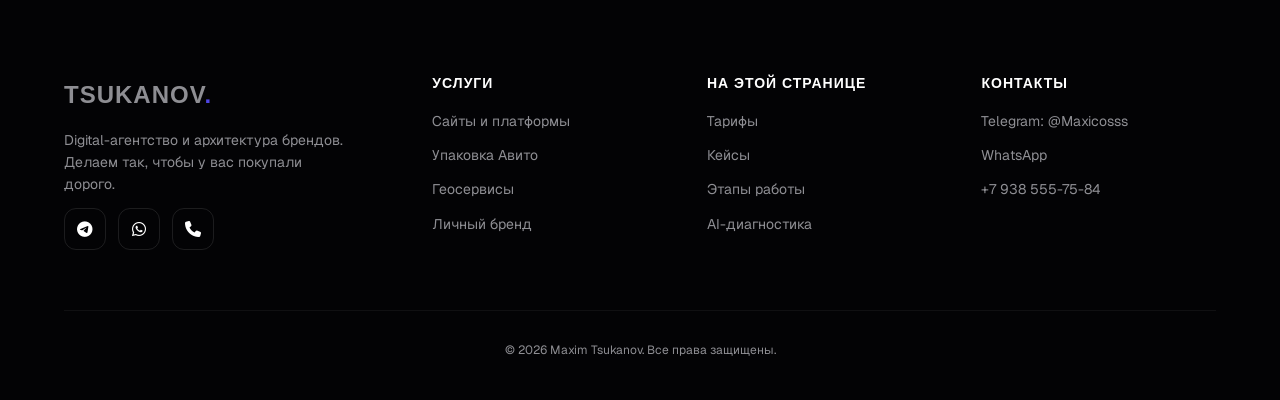
<file: sites.html>
<!DOCTYPE html>
<html lang="ru">
<head>
    <meta charset="UTF-8">
    <meta name="viewport" content="width=device-width, initial-scale=1.0">
    <title>Разработка сайтов и платформ на чистом коде | TSUKANOV.</title>
    <meta name="description" content="Премиальные сайты, интернет-магазины и платформы на чистом коде. Интеграция ИИ, CRM, оплат, защита по 152-ФЗ. Запуск за 4–7 дней. Бесплатная AI-диагностика.">
    <link rel="icon" type="image/png" href="img/favicon.png">
    <link rel="preconnect" href="https://fonts.googleapis.com">
    <link rel="preconnect" href="https://fonts.gstatic.com" crossorigin>
    <link href="https://fonts.googleapis.com/css2?family=Geist:wght@300;400;500;600;700&display=swap" rel="stylesheet">
    <link href="https://api.fontshare.com/v2/css?f[]=clash-display@400,500,600,700&display=swap" rel="stylesheet">
    <link rel="stylesheet" href="https://cdnjs.cloudflare.com/ajax/libs/font-awesome/6.4.0/css/all.min.css">
    <link rel="stylesheet" href="style.css?v=12.0">
</head>
<body data-theme="dark" class="has-topbar">

    <div class="cursor-dot"></div>
    <div class="cursor-outline"></div>
    <div class="ambient-light" id="ambientLight"></div>
    <div class="bg-signature"></div>

    <div class="topbar">
        <i class="fa-solid fa-bolt"></i>
        <span><strong>SMART WEB со скидкой:</strong> 150 000 → 85 000 ₽. <span class="topbar-extra">Осталось 2 слота на месяц.</span></span>
    </div>

    <header>
        <div class="container header-inner">
            <a href="index.html" class="logo">TSUKANOV<span>.</span></a>
            <nav class="nav-links">
                <div class="nav-item">
                    <a href="index.html#services" class="nav-link has-dd">Услуги</a>
                    <div class="nav-dd">
                        <a href="sites.html"><i class="fa-solid fa-window-maximize"></i><span><span class="dd-t">Сайты и платформы</span><span class="dd-s">Вы здесь</span></span></a>
                        <a href="avito.html"><i class="fa-solid fa-bullhorn"></i><span><span class="dd-t">Упаковка Авито</span><span class="dd-s">Обложки и воронки «в фарш»</span></span></a>
                        <a href="geo.html"><i class="fa-solid fa-map-location-dot"></i><span><span class="dd-t">Геосервисы</span><span class="dd-s">Яндекс.Карты и 2ГИС</span></span></a>
                    </div>
                </div>
                <a href="#pricing" class="nav-link">Тарифы</a>
                <a href="#cases" class="nav-link">Кейсы</a>
                <a href="#process" class="nav-link">Этапы</a>
            </nav>
            <div style="display:flex; align-items:center; gap:15px;">
                <a href="#ai" class="btn btn-primary header-btn">Бесплатная диагностика</a>
                <button class="burger-btn" onclick="toggleMenu()"><i class="fa-solid fa-bars"></i></button>
            </div>
        </div>
    </header>

    <div class="mobile-menu" id="mobileMenu">
        <button class="mobile-close" onclick="toggleMenu()">&times;</button>
        <a href="index.html" class="mobile-link">ГЛАВНАЯ</a>
        <a href="#pricing" class="mobile-link" onclick="toggleMenu()">ТАРИФЫ</a>
        <a href="#cases" class="mobile-link" onclick="toggleMenu()">КЕЙСЫ</a>
        <a href="avito.html" class="mobile-link">АВИТО</a>
        <a href="geo.html" class="mobile-link">ГЕОСЕРВИСЫ</a>
        <div class="mobile-theme-wrapper"><a href="#ai" onclick="toggleMenu()" class="btn btn-primary" style="width:100%;">AI-ДИАГНОСТИКА</a></div>
    </div>

    <main>
        <div class="scroll-progress-bar" id="scrollProgressBar"></div>

        <!-- HERO -->
        <section class="svc-hero">
            <div class="container">
                <div class="breadcrumb reveal"><a href="index.html">Главная</a> <span class="sep">/</span> <span>Сайты и платформы</span></div>
                <div class="svc-hero-grid">
                    <div class="reveal">
                        <div class="svc-hero-eyebrow"><span class="line"></span> Web-разработка</div>
                        <h1>САЙТЫ, КОТОРЫЕ <span class="text-accent">ПРОДАЮТ</span>, А НЕ ПРОСТО ВИСЯТ</h1>
                        <p class="svc-hero-sub">Премиальные сайты, магазины и платформы на чистом коде. Летают как приложение из AppStore, ведут клиента к оплате и работают на вас 24/7 — с ИИ-помощником, CRM и оплатами внутри.</p>
                        <div class="svc-hero-actions">
                            <a href="#ai" class="btn btn-primary">Бесплатная AI-диагностика <i class="fa-solid fa-wand-magic-sparkles" style="margin-left:8px;"></i></a>
                            <a href="#pricing" class="btn btn-ghost">Тарифы и цены</a>
                        </div>
                        <div class="svc-hero-trust">
                            <div class="t"><b>4–7</b><span>дней до запуска</span></div>
                            <div class="t"><b>&lt;1 сек</b><span>скорость загрузки</span></div>
                            <div class="t"><b>100%</b><span>адаптив под телефон</span></div>
                        </div>
                    </div>
                    <div class="reveal delay-1">
                        <div class="svc-hero-visual">
                            <img src="img/vitanic.jpg" alt="Сайт бренда VITANIC">
                            <div class="glass-tag">
                                <i class="fa-solid fa-window-maximize"></i>
                                <div><b>VITANIC</b><span>E-commerce для селебрити-эксперта (1.6 млн в TikTok)</span></div>
                            </div>
                        </div>
                    </div>
                </div>
            </div>
        </section>

        <div class="floating-cta" id="floatingCta"><a href="#ai" class="floating-cta-btn"><i class="fa-solid fa-wand-magic-sparkles"></i><span>Бесплатная диагностика</span></a></div>

        <!-- PAIN / SOLUTION (LIGHT) -->
        <section class="section section-light">
            <div class="container">
                <div class="section-head reveal">
                    <h2>СТАРЫЙ САЙТ — <span class="text-accent">ЭТО ДЫРА В БЮДЖЕТЕ</span></h2>
                    <p>Каждый день старый или шаблонный сайт тихо отдаёт ваши заявки конкурентам.</p>
                </div>
                <div class="pain-grid reveal delay-1">
                    <div class="pain-col bad">
                        <h4><i class="fa-solid fa-circle-xmark"></i> Как сейчас у большинства</h4>
                        <ul>
                            <li><i class="fa-solid fa-xmark"></i> Конструктор тормозит, на телефоне всё разъезжается</li>
                            <li><i class="fa-solid fa-xmark"></i> Выглядит дёшево — клиент сразу просит скидку</li>
                            <li><i class="fa-solid fa-xmark"></i> Заявка теряется, ответ — через сутки</li>
                            <li><i class="fa-solid fa-xmark"></i> Нет CRM, оплат, аналитики — всё вручную</li>
                            <li><i class="fa-solid fa-xmark"></i> Риск штрафа 100–300 тыс. ₽ по 152-ФЗ</li>
                        </ul>
                    </div>
                    <div class="pain-col good">
                        <h4><i class="fa-solid fa-circle-check"></i> Как будет с нами</h4>
                        <ul>
                            <li><i class="fa-solid fa-check"></i> Чистый код: загрузка меньше секунды, идеальный мобайл</li>
                            <li><i class="fa-solid fa-check"></i> Премиум-визуал, который оправдывает высокий чек</li>
                            <li><i class="fa-solid fa-check"></i> Заявки падают вам в мессенджер мгновенно</li>
                            <li><i class="fa-solid fa-check"></i> ИИ-помощник, CRM и онлайн-оплаты внутри</li>
                            <li><i class="fa-solid fa-check"></i> Защита по 152-ФЗ на уровне кода</li>
                        </ul>
                    </div>
                </div>
            </div>
        </section>

        <!-- WHAT WE BUILD -->
        <section class="section">
            <div class="container">
                <div class="section-head reveal">
                    <div class="section-label"><span class="section-label-num">01</span><span class="section-label-line"></span><span class="section-label-text">Что делаем</span></div>
                    <h2>ЛЮБАЯ ЗАДАЧА — <span class="text-accent">ОТ ВИЗИТКИ ДО ПЛАТФОРМЫ</span></h2>
                    <p>Подбираем формат под вашу цель и бюджет. Ничего лишнего — только то, что окупится.</p>
                </div>
                <div class="services-grid reveal delay-1">
                    <div class="service-card">
                        <div class="service-card-inner">
                            <div class="service-num">01</div>
                            <div class="service-icon-wrap"><i class="fa-solid fa-id-card"></i></div>
                            <div class="service-tag">Старт</div>
                            <h3>Сайт-визитка / лендинг</h3>
                            <p class="service-desc">Одностраничник на чистом коде, который собирает заявки 24/7 без ежемесячных подписок. Идеален под рекламу и быстрый старт.</p>
                            <div class="service-usp"><i class="fa-solid fa-bolt text-accent"></i>Не дешёвый Taplink — летает и выглядит как приложение.</div>
                            <div class="service-footer"><div class="service-price">от 25 000 ₽</div><a href="#ai" class="btn btn-ghost service-btn">Обсудить</a></div>
                        </div>
                    </div>
                    <div class="service-card featured-service">
                        <div class="service-card-inner">
                            <div class="service-num">02</div>
                            <div class="service-icon-wrap"><i class="fa-solid fa-bag-shopping"></i></div>
                            <div class="service-tag">Хит</div>
                            <h3>Магазин / D2C-бренд</h3>
                            <p class="service-desc">Многостраничный магазин с корзиной, оплатами, личным кабинетом и интеграциями. Готов к массовому наплыву трафика при запусках.</p>
                            <div class="service-usp"><i class="fa-solid fa-bolt text-accent"></i>Высоконагруженная архитектура — как у VITANIC и Pearl by Tais.</div>
                            <div class="service-footer"><div class="service-price">от 85 000 ₽</div><a href="#ai" class="btn btn-primary service-btn">Обсудить</a></div>
                        </div>
                    </div>
                    <div class="service-card">
                        <div class="service-card-inner">
                            <div class="service-num">03</div>
                            <div class="service-icon-wrap"><i class="fa-solid fa-layer-group"></i></div>
                            <div class="service-tag">Сложное</div>
                            <h3>Платформа / B2B-система</h3>
                            <p class="service-desc">Корпоративные сайты и платформы с CRM, личными кабинетами, кассами, СДЭК и умными Telegram-ботами. Цифровая инфраструктура продаж.</p>
                            <div class="service-usp"><i class="fa-solid fa-bolt text-accent"></i>Самописная архитектура, которая автоматизирует продажи.</div>
                            <div class="service-footer"><div class="service-price">от 120 000 ₽</div><a href="#ai" class="btn btn-ghost service-btn">Обсудить</a></div>
                        </div>
                    </div>
                </div>
            </div>
        </section>

        <!-- EXPERTS -->
        <section id="experts" class="section bg-darker">
            <div class="container">
                <div class="section-head reveal">
                    <div class="section-label"><span class="section-label-num">02</span><span class="section-label-line"></span><span class="section-label-text">Для экспертов и фрилансеров</span></div>
                    <h2>ЛИЧНЫЙ БРЕНД, <span class="text-accent">КОТОРЫЙ ПРОДАЁТ</span></h2>
                    <p>Ваш визуальный статус определяет ваш чек. Упаковываем экспертов так, чтобы клиенты не просили скидку.</p>
                </div>
                <div class="why-us-grid reveal delay-1">
                    <div class="why-card">
                        <div class="why-icon"><i class="fa-solid fa-mobile-screen"></i></div>
                        <h3>Сайт-визитка эксперта</h3>
                        <p>Премиальный одностраничник со ссылками на соцсети, мессенджеры и прайс. Собирает заявки без подписок. <strong style="color:#fff;">от 25 000 ₽</strong></p>
                    </div>
                    <div class="why-card why-card-center">
                        <div class="why-icon"><i class="fa-solid fa-layer-group"></i></div>
                        <h3>Упаковка соцсетей</h3>
                        <p>Логотип/монограмма, хайлайтс, шаблоны постов, фирменные шрифты и цвета. Эстетика «тяжёлого люкса» вместо шаблонов Canva. <strong style="color:#fff;">от 15 000 ₽</strong></p>
                    </div>
                    <div class="why-card">
                        <div class="why-icon"><i class="fa-solid fa-film"></i></div>
                        <h3>Имиджевая съёмка</h3>
                        <p>Фотосессия + Reels/Shorts в кино-качестве. Свет, локации, позирование, цветокор. Контент на месяц вперёд. <strong style="color:#fff;">от 5 000 ₽</strong></p>
                    </div>
                </div>
                <div class="mini-cta reveal delay-1"><a href="#ai" class="btn btn-primary">Подобрать формат под себя</a></div>
            </div>
        </section>

        <!-- PRICING -->
        <section id="pricing" class="section section-light">
            <div class="container">
                <div class="section-head reveal">
                    <div class="section-label"><span class="section-label-num">03</span><span class="section-label-line"></span><span class="section-label-text">Тарифы</span></div>
                    <h2>ИНВЕСТИЦИИ В ВАШ <span class="text-accent">ОТДЕЛ ПРОДАЖ</span></h2>
                    <p>Три формата под разные задачи. Точную смету посчитаем после бесплатной диагностики.</p>
                </div>
                <div class="pricing-grid reveal delay-1">
                    <div class="pricing-card card-light">
                        <div class="p-head"><h3>CORE WEB</h3><div class="p-price">30–60 <span>тыс. ₽</span></div><p class="p-desc">Многостраничный сайт на чистом коде с высокой конверсией.</p></div>
                        <ul class="p-features">
                            <li><i class="fa-solid fa-check"></i> Индивидуальный UI/UX дизайн</li>
                            <li><i class="fa-solid fa-check"></i> Вёрстка HTML/CSS/JS</li>
                            <li><i class="fa-solid fa-check"></i> Мобильная адаптация 100%</li>
                            <li><i class="fa-solid fa-check"></i> Базовое SEO-проектирование</li>
                            <li><i class="fa-solid fa-check"></i> Запуск: 4–7 дней</li>
                        </ul>
                        <a href="#ai" class="btn btn-ghost p-btn">Выбрать Core</a>
                    </div>
                    <div class="pricing-card highlighted">
                        <div class="p-badge">Спецпредложение · осталось 2 слота</div>
                        <div class="p-head"><h3>SMART WEB <i class="fa-solid fa-wand-magic-sparkles text-accent"></i></h3><div class="p-price"><span class="price-strike">150 000 ₽</span>85 000 <span>₽</span></div><p class="p-desc">Интеллектуальная система. Консультирует и закрывает сделки 24/7.</p></div>
                        <ul class="p-features">
                            <li><i class="fa-solid fa-check"></i> <strong>Всё из тарифа Core</strong></li>
                            <li><i class="fa-solid fa-check"></i> <strong>ИИ-помощник (AI Search)</strong></li>
                            <li><i class="fa-solid fa-check"></i> <strong>Интеграция оплат (ЮKassa)</strong></li>
                            <li><i class="fa-solid fa-check"></i> <strong>База данных на Python</strong></li>
                            <li><i class="fa-solid fa-check"></i> Интерактивный чат и отзывы с фото</li>
                            <li><i class="fa-solid fa-check"></i> Синхронизация с Яндекс.Картами</li>
                        </ul>
                        <a href="#ai" class="btn btn-primary p-btn" style="box-shadow:0 10px 30px rgba(79,70,229,0.4);">Забронировать со скидкой</a>
                    </div>
                    <div class="pricing-card card-light">
                        <div class="p-head"><h3>ECOSYSTEM</h3><div class="p-price">от 120 000 <span>₽</span></div><p class="p-desc">Сложная архитектура для полного доминирования на рынке.</p></div>
                        <ul class="p-features">
                            <li><i class="fa-solid fa-check"></i> Web-платформы любой сложности</li>
                            <li><i class="fa-solid fa-check"></i> Синхронизация БД с ботом и CRM</li>
                            <li><i class="fa-solid fa-check"></i> Умные Telegram-боты</li>
                            <li><i class="fa-solid fa-check"></i> Комплексный брендинг</li>
                            <li><i class="fa-solid fa-check"></i> Техподдержка (SLA)</li>
                        </ul>
                        <a href="#ai" class="btn btn-ghost p-btn">Рассчитать проект</a>
                    </div>
                </div>
            </div>
        </section>

        <!-- CASES -->
        <section id="cases" class="section">
            <div class="container">
                <div class="section-head reveal">
                    <div class="section-label"><span class="section-label-num">04</span><span class="section-label-line"></span><span class="section-label-text">Портфолио</span></div>
                    <h2>WEB-ПРОЕКТЫ, <span class="text-accent">КОТОРЫЕ ХОЧЕТСЯ КУПИТЬ</span></h2>
                </div>
                <div class="web-cases-grid reveal delay-1">
                    <div class="web-case-card"><div class="w-case-img"><img src="img/vitanic.jpg" alt="Vitanic"></div><div class="w-case-info"><div class="ui-badge dark">E-Commerce / Celeb</div><h3>Бренд косметики VITANIC</h3><p>Премиальный магазин для Виталия Рабецкого (1.6 млн в TikTok). Архитектура под массовый наплыв трафика при запусках.</p></div></div>
                    <div class="web-case-card"><div class="w-case-img"><img src="img/tais.jpg" alt="Pearl by Tais"></div><div class="w-case-info"><div class="ui-badge dark">Premium Beauty</div><h3>Pearl by Tais Рыбакина</h3><p>Web-экосистема для бренда Таис Рыбакиной (430K+ в Instagram). Минимализм, бесшовная анимация, рост среднего чека.</p></div></div>
                    <div class="web-case-card"><div class="w-case-img"><img src="img/maisonsolangeweb.jpg" alt="Maison Solange" onerror="this.src='img/MaisonsolangeMAIN.png'"></div><div class="w-case-info"><div class="ui-badge dark">E-Commerce</div><h3>Maison Solange</h3><p>Магазин премиальной косметики: каталог, карточки товара, корзина и адаптив. Утончённый минимализм.</p></div></div>
                    <div class="web-case-card"><div class="w-case-img"><img src="img/willsdetails.png" alt="Детейлинг"></div><div class="w-case-info"><div class="ui-badge dark">Corporate</div><h3>Сайт детейлинг-студии</h3><p>Платформа с каталогом услуг, интеграцией Telegram-бота и Яндекс.Карт.</p></div></div>
                </div>
            </div>
        </section>

        <!-- PROCESS -->
        <section id="process" class="section section-light">
            <div class="container">
                <div class="section-head reveal">
                    <div class="section-label"><span class="section-label-num">05</span><span class="section-label-line"></span><span class="section-label-text">Как мы работаем</span></div>
                    <h2>ПРОЗРАЧНЫЙ ПРОЦЕСС <span class="text-accent">ОТ ИДЕИ ДО ЗАПУСКА</span></h2>
                    <p>Вы всегда видите, на каком этапе проект и что будет дальше.</p>
                </div>
                <div class="process-grid reveal delay-1">
                    <div class="process-step"><div class="step-n">1</div><h4>Диагностика</h4><p>Бесплатно разбираем вашу воронку, цели и конкурентов. Считаем, что окупится.</p><span class="step-time">бесплатно</span></div>
                    <div class="process-step"><div class="step-n">2</div><h4>Дизайн</h4><p>Арт-директор собирает прототип и премиальный визуал. Согласуем до кода.</p><span class="step-time">2–4 дня</span></div>
                    <div class="process-step"><div class="step-n">3</div><h4>Разработка</h4><p>Backend-программист пишет чистый код, подключает CRM, оплаты и ИИ.</p><span class="step-time">3–10 дней</span></div>
                    <div class="process-step"><div class="step-n">4</div><h4>Запуск и поддержка</h4><p>Тестируем, выкатываем, обучаем. При необходимости — поддержка по SLA.</p><span class="step-time">+ SLA</span></div>
                </div>
            </div>
        </section>

        <!-- GUARANTEES -->
        <section class="section">
            <div class="container">
                <div class="section-head reveal"><h2>НАШИ <span class="text-accent">ГАРАНТИИ</span></h2></div>
                <div class="guarantee-grid reveal delay-1">
                    <div class="guarantee-card"><div class="gi"><i class="fa-solid fa-code"></i></div><h4>Код принадлежит вам</h4><p>Никакой привязки к конструктору и ежемесячных подписок. Вы — полноценный владелец продукта.</p></div>
                    <div class="guarantee-card"><div class="gi"><i class="fa-solid fa-scale-balanced"></i></div><h4>Legal-friendly</h4><p>Сайт изначально соответствует 152-ФЗ и законам РФ/РБ. Защита от штрафов и блокировок.</p></div>
                    <div class="guarantee-card"><div class="gi"><i class="fa-solid fa-user-shield"></i></div><h4>Личный контроль</h4><p>Основатель лично ведёт каждый проект. Связь напрямую, без менеджеров-посредников.</p></div>
                </div>
            </div>
        </section>

        <!-- AI SECTION -->
        <section id="ai" class="section ai-section section-light">
            <div class="container">
                <div class="section-head reveal">
                    <div class="section-label"><span class="section-label-num">06</span><span class="section-label-line"></span><span class="section-label-text">Бесплатно · 15 секунд</span></div>
                    <h2>РАЗБЕРЁМ ВАШ САЙТ <br><span class="text-accent">И ПОКАЖЕМ ТОЧКИ РОСТА</span></h2>
                    <p>Ответьте на 3 вопроса — ИИ моментально оценит ситуацию, а менеджер пришлёт конкретный план под вашу задачу.</p>
                </div>
                <div class="reveal delay-1" data-ai-funnel="sites"></div>
            </div>
        </section>

        <!-- FAQ -->
        <section class="section">
            <div class="container">
                <div class="section-head reveal"><h2>ЧАСТЫЕ <span class="text-accent">ВОПРОСЫ</span></h2></div>
                <div class="faq-wrap reveal delay-1">
                    <div class="faq-item"><button class="faq-q">Сколько времени занимает разработка? <span class="ic"><i class="fa-solid fa-plus"></i></span></button><div class="faq-a"><div class="faq-a-inner">Сайт-визитка и лендинг — 4–7 дней. Магазин — от 2 недель. Сложная платформа — обсуждается индивидуально на диагностике. Сроки фиксируем в начале работы.</div></div></div>
                    <div class="faq-item"><button class="faq-q">Чем вы лучше конструктора (Tilda, Taplink)? <span class="ic"><i class="fa-solid fa-plus"></i></span></button><div class="faq-a"><div class="faq-a-inner">Чистый код работает быстрее, не зависит от подписок, лучше индексируется и позволяет любые интеграции — CRM, оплаты, ИИ, боты. Конструктор ограничивает вас, как только бизнес растёт.</div></div></div>
                    <div class="faq-item"><button class="faq-q">Что входит в ИИ-помощника? <span class="ic"><i class="fa-solid fa-plus"></i></span></button><div class="faq-a"><div class="faq-a-inner">Умный ассистент консультирует клиента 24/7, отвечает на вопросы по услугам и ценам, считает стоимость и аккуратно переводит тёплого лида в мессенджер менеджера.</div></div></div>
                    <div class="faq-item"><button class="faq-q">Делаете ли вы доработку существующего сайта? <span class="ic"><i class="fa-solid fa-plus"></i></span></button><div class="faq-a"><div class="faq-a-inner">Да. Проведём аудит, оценим, что выгоднее — доработать или пересобрать на чистом коде, и предложим решение под ваш бюджет.</div></div></div>
                    <div class="faq-item"><button class="faq-q">Как происходит оплата? <span class="ic"><i class="fa-solid fa-plus"></i></span></button><div class="faq-a"><div class="faq-a-inner">Обычно поэтапно: предоплата за дизайн, остаток — после согласования и перед запуском. Конкретику обсуждаем на бесплатной консультации.</div></div></div>
                </div>
                <div class="mini-cta reveal delay-1"><a href="javascript:void(0)" onclick="openContactModal()" class="btn btn-ghost"><i class="fa-solid fa-comment-dots" style="margin-right:8px;"></i> Остались вопросы? Напишите лично</a></div>
            </div>
        </section>

        <!-- FINAL CTA -->
        <section class="section">
            <div class="container">
                <div class="cta-banner reveal">
                    <h2>СОБЕРЁМ САЙТ, КОТОРЫЙ ОКУПИТСЯ</h2>
                    <p>Начните с бесплатной диагностики — покажем точки роста ещё до старта работы.</p>
                    <div class="cta-actions">
                        <a href="#ai" class="btn btn-primary">Пройти диагностику</a>
                        <a href="https://t.me/Maxicosss" target="_blank" class="btn btn-ghost"><i class="fa-brands fa-telegram" style="margin-right:8px;"></i> Написать в Telegram</a>
                    </div>
                </div>
            </div>
        </section>
    </main>

    <footer>
        <div class="container">
            <div class="footer-cols">
                <div class="footer-brand-col">
                    <a href="index.html" class="logo">TSUKANOV<span>.</span></a>
                    <p style="color:var(--text-muted);font-size:14px;max-width:280px;">Digital-агентство и архитектура брендов. Делаем так, чтобы у вас покупали дорого.</p>
                    <div class="footer-soc">
                        <a href="https://t.me/Maxicosss" target="_blank" aria-label="Telegram"><i class="fa-brands fa-telegram"></i></a>
                        <a href="https://wa.me/79385557584" target="_blank" aria-label="WhatsApp"><i class="fa-brands fa-whatsapp"></i></a>
                        <a href="tel:+79385557584" aria-label="Телефон"><i class="fa-solid fa-phone"></i></a>
                    </div>
                </div>
                <div><h5>Услуги</h5><a href="sites.html">Сайты и платформы</a><a href="avito.html">Упаковка Авито</a><a href="geo.html">Геосервисы</a><a href="#experts">Личный бренд</a></div>
                <div><h5>На этой странице</h5><a href="#pricing">Тарифы</a><a href="#cases">Кейсы</a><a href="#process">Этапы работы</a><a href="#ai">AI-диагностика</a></div>
                <div><h5>Контакты</h5><a href="https://t.me/Maxicosss" target="_blank">Telegram: @Maxicosss</a><a href="https://wa.me/79385557584" target="_blank">WhatsApp</a><a href="tel:+79385557584">+7 938 555-75-84</a></div>
            </div>
            <div class="copyright">© 2026 Maxim Tsukanov. Все права защищены.</div>
        </div>
    </footer>

    <div class="article-modal-overlay" id="articleModal"><div class="article-modal-content"><button class="close-article" onclick="closeArticle()"><i class="fa-solid fa-xmark"></i></button><div class="article-body" id="articleBodyContent"></div></div></div>
    <div class="article-modal-overlay" id="contactModal" style="display:flex; align-items:center; justify-content:center;">
        <div class="modal-box">
            <button class="modal-close" onclick="closeContactModal()"><i class="fa-solid fa-xmark"></i></button>
            <div class="modal-header"><h3>НАПИСАТЬ ЛИЧНО</h3><p>Выберите удобный мессенджер — ответим напрямую, без долгих форм.</p></div>
            <div class="modal-direct-contacts" style="margin-top:30px;">
                <a href="https://t.me/Maxicosss" target="_blank" class="btn btn-primary direct-btn tg-btn" style="margin-bottom:15px;border:none;box-shadow:0 10px 30px rgba(42,171,238,0.2);"><i class="fa-brands fa-telegram"></i> Написать в Telegram</a>
                <a href="https://wa.me/79385557584" target="_blank" class="btn btn-ghost direct-btn phone-btn" style="margin-bottom:15px;"><i class="fa-brands fa-whatsapp" style="color:#25D366;"></i> Написать в WhatsApp</a>
                <a href="tel:+79385557584" class="btn btn-ghost direct-btn"><i class="fa-solid fa-phone"></i> Позвонить напрямую</a>
            </div>
        </div>
    </div>

    <script src="script.js?v=12.2"></script>
</body>
</html>
</file>
<file: style.css>
/* =========================================
   TSUKANOV DIGITAL | PREMIUM ARCHITECTURE 2026
   ========================================= */

:root {
    --bg-main: #030305;
    --bg-surface: #0a0a0c;
    --bg-card: #121216;
    
    --text-main: #ffffff;
    --text-muted: #8e8e93; 
    
    --accent: #4F46E5; 
    --accent-glow: rgba(79, 70, 229, 0.15);
    
    --border-light: rgba(255, 255, 255, 0.05);
    --border-strong: rgba(255, 255, 255, 0.1);
    
    --glass-bg: rgba(10, 10, 12, 0.7);
    --blur: blur(24px);
    
    --font-head: 'Clash Display', sans-serif;
    --font-body: 'Geist', sans-serif;
    
    --transition-fast: 0.3s cubic-bezier(0.16, 1, 0.3, 1);
    --transition-smooth: 0.7s cubic-bezier(0.16, 1, 0.3, 1);
    
    --radius-sm: 8px;
    --radius-md: 16px;
    --radius-lg: 24px;
}

* { margin: 0; padding: 0; box-sizing: border-box; -webkit-tap-highlight-color: transparent; }
html { scroll-behavior: smooth; overflow-x: hidden; }

body {
    background-color: var(--bg-main); color: var(--text-main);
    font-family: var(--font-body); line-height: 1.6; overflow-x: hidden;
    -webkit-font-smoothing: antialiased;
    background-image: url("data:image/svg+xml,%3Csvg viewBox='0 0 200 200' xmlns='http://www.w3.org/2000/svg'%3E%3Cfilter id='noiseFilter'%3E%3CfeTurbulence type='fractalNoise' baseFrequency='0.85' numOctaves='3' stitchTiles='stitch'/%3E%3C/filter%3E%3Crect width='100%25' height='100%25' filter='url(%23noiseFilter)' opacity='0.02'/%3E%3C/svg%3E");
}

::selection { background-color: var(--accent); color: #fff; }
::-webkit-scrollbar { width: 6px; }
::-webkit-scrollbar-track { background: var(--bg-main); }
::-webkit-scrollbar-thumb { background: #333; border-radius: 10px; }
::-webkit-scrollbar-thumb:hover { background: var(--accent); }

h1, h2, h3, h4, h5 { font-family: var(--font-head); font-weight: 600; line-height: 1.1; }
.text-accent { color: var(--accent); }
.container { width: 90%; max-width: 1400px; margin: 0 auto; }
.section { padding: 140px 0; border-top: 1px solid var(--border-light); }
.bg-darker { background-color: var(--bg-surface); }
img { max-width: 100%; display: block; object-fit: cover; }

/* AMBIENT LIGHT & BACKGROUND LOGO */
.ambient-light {
    position: fixed; top: -50vh; left: -50vw; width: 200vw; height: 200vh;
    background: radial-gradient(circle at 50% 50%, var(--accent-glow) 0%, transparent 40%);
    pointer-events: none; z-index: -1; transition: transform 0.2s ease-out;
}
.bg-signature {
    position: absolute; /* Теперь логотип привязан к верхнему краю страницы */
    top: 50vh; /* Центрируем по высоте первого экрана */
    left: 50%; transform: translate(-50%, -50%);
    width: 80vw; height: 80vh; background: url('img/logo-tsukanov.svg') no-repeat center center;
    background-size: contain; opacity: 0.02; z-index: -2; pointer-events: none;
}

/* SMART CURSOR */
@media (pointer: fine) {
    body, a, button, input, textarea { cursor: none !important; }
    .cursor-dot, .cursor-outline { position: fixed; top: 0; left: 0; transform: translate(-50%, -50%); border-radius: 50%; pointer-events: none; mix-blend-mode: difference; z-index: 999999; }
    .cursor-dot { width: 6px; height: 6px; background-color: #fff; transition: width 0.2s, height 0.2s; }
    .cursor-outline { width: 40px; height: 40px; border: 1px solid #fff; transition: 0.3s; opacity: 0.5; }
    body.cursor-hover .cursor-outline { width: 70px; height: 70px; background-color: rgba(255,255,255,0.1); border-color: transparent; opacity: 1; }
    body.cursor-hover .cursor-dot { width: 0; height: 0; }
}

/* BUTTONS & BADGES */
.btn {
    display: inline-flex; align-items: center; justify-content: center;
    padding: 16px 32px; font-family: var(--font-body); font-weight: 600; font-size: 14px;
    text-decoration: none; border-radius: var(--radius-sm); transition: var(--transition-fast); border: none; cursor: pointer;
}
.btn-primary { background: var(--text-main); color: var(--bg-main); box-shadow: 0 10px 20px rgba(255, 255, 255, 0.1); }
.btn-primary:hover { transform: translateY(-3px); box-shadow: 0 15px 30px rgba(255, 255, 255, 0.2); }
.btn-ghost { background: transparent; border: 1px solid var(--border-strong); color: var(--text-main); }
.btn-ghost:hover { background: var(--text-main); color: var(--bg-main); transform: translateY(-3px); }

.ui-badge {
    display: inline-flex; align-items: center; gap: 8px; padding: 8px 14px;
    border-radius: 6px; font-size: 12px; font-weight: 600; letter-spacing: 0.5px; text-transform: uppercase;
}
.ui-badge.dark { background: var(--border-light); border: 1px solid var(--border-strong); color: #fff; }
.ui-badge.success { background: rgba(16, 185, 129, 0.1); border: 1px solid rgba(16, 185, 129, 0.2); color: #10B981; }
.ui-badge.accent { background: rgba(79, 70, 229, 0.1); border: 1px solid rgba(79, 70, 229, 0.3); color: var(--accent); }

/* HEADER & LOGO */
header {
    position: fixed; top: 0; left: 0; width: 100%; z-index: 1000; height: 80px;
    display: flex; align-items: center; transition: 0.4s ease;
}
.header-inner { display: flex; justify-content: space-between; align-items: center; }
.logo { font-family: var(--font-head); font-size: 24px; font-weight: 700; color: var(--text-main); text-decoration: none; letter-spacing: 1px; }
.logo span { color: var(--accent); }

.nav-links { display: flex; gap: 40px; }
.nav-link { text-decoration: none; color: var(--text-muted); font-size: 13px; font-weight: 500; letter-spacing: 0.5px; text-transform: uppercase; transition: var(--transition-fast); position: relative; }
.nav-link:hover { color: var(--text-main); }
.burger-btn { display: none; background: none; border: none; color: #fff; font-size: 24px; cursor: pointer;}

/* SCROLL REVEAL */
.reveal { opacity: 0; transform: translateY(40px); transition: 0.8s cubic-bezier(0.16, 1, 0.3, 1); will-change: opacity, transform; }
.reveal.active { opacity: 1; transform: translateY(0); }
.reveal.delay-1 { transition-delay: 0.15s; }

/* HERO */
.hero { min-height: 100vh; display: flex; align-items: center; padding-top: 80px; }
.hero-grid { text-align: center; }
.hero h1 { font-size: clamp(40px, 8vw, 90px); letter-spacing: 2px; text-transform: uppercase; margin-bottom: 30px; background: linear-gradient(180deg, #FFFFFF 0%, #888888 100%); -webkit-background-clip: text; -webkit-text-fill-color: transparent; }
.hero-subtitle { font-size: clamp(16px, 2vw, 20px); color: var(--text-muted); max-width: 700px; margin: 0 auto 40px; font-weight: 400; }
.hero-actions { display: flex; gap: 20px; justify-content: center; margin-bottom: 80px; }

/* SECTION HEADS */
.section-head { text-align: center; margin-bottom: 80px; max-width: 700px; margin-left: auto; margin-right: auto; }
.section-head h2 { font-size: clamp(32px, 5vw, 48px); margin-bottom: 15px; text-transform: uppercase; }
.section-head p { color: var(--text-muted); font-size: 16px; }

/* VISIONARY (Основатель) */
.visionary-grid { display: grid; grid-template-columns: 0.75fr 1.25fr; gap: 80px; align-items: center; }
.visionary-img-wrapper { border-radius: var(--radius-lg); overflow: hidden; position: relative; max-width: 420px; margin: 0 auto; width: 100%; }
.visionary-img-wrapper::after { content: ''; position: absolute; inset: 0; box-shadow: inset 0 0 0 1px var(--border-strong); border-radius: var(--radius-lg); pointer-events: none; }
.visionary-img { width: 100%; aspect-ratio: 1/1; object-fit: cover; filter: grayscale(100%) contrast(1.1) brightness(0.9); transition: 1.5s ease; }
.visionary-img-wrapper:hover .visionary-img { transform: scale(1.03); }
.visionary-subtitle { color: var(--accent); text-transform: uppercase; font-size: 12px; font-weight: 600; letter-spacing: 2px; margin-bottom: 10px; }
.visionary-title { font-size: clamp(32px, 5vw, 56px); margin-bottom: 30px; }
.visionary-text { font-size: 16px; color: var(--text-muted); margin-bottom: 20px; }
.visionary-text strong { color: var(--text-main); font-weight: 600; }

/* ИСПРАВЛЕНО: Больше воздуха под фото */
.founder-sign { margin-top: 60px; padding-top: 30px; border-top: 1px solid var(--border-light); }
.sign-name { font-family: var(--font-head); font-size: 20px; font-weight: 600; }
.sign-role { font-size: 12px; color: var(--text-muted); text-transform: uppercase; }

/* TRUST BENTO GRID */
.trust-bento-grid {
    display: grid;
    grid-template-columns: repeat(3, 1fr);
    grid-auto-rows: 240px;
    gap: 20px;
    grid-template-areas: "item1 item2 item3" "item4 item5 item3" "item6 item6 item3";
}
.trust-card {
    background: var(--bg-card); border: 1px solid var(--border-light);
    border-radius: var(--radius-lg); padding: 30px; display: flex;
    flex-direction: column; transition: var(--transition-fast); position: relative; overflow: hidden;
}
.trust-card:hover { border-color: var(--border-strong); transform: translateY(-5px); }
.t-icon { font-size: 24px; color: var(--accent); margin-bottom: 20px; background: var(--bg-main); width: 50px; height: 50px; display: flex; align-items: center; justify-content: center; border-radius: 12px; border: 1px solid var(--border-light);}
.trust-card h3 { font-size: 20px; margin-bottom: 10px; }
.trust-card p { color: var(--text-muted); font-size: 14px; line-height: 1.6; }

/* Назначаем зоны */
.item-1 { grid-area: item1; }
.item-2 { grid-area: item2; }
.item-4 { grid-area: item4; }
.item-5 { grid-area: item5; }
.item-6 { grid-area: item6; justify-content: center; }
.client-tags { display: flex; flex-wrap: wrap; gap: 10px; margin-top: 15px; }
.client-tags span { background: var(--bg-main); border: 1px solid var(--border-light); padding: 8px 16px; border-radius: 30px; font-size: 12px; font-weight: 600; color: #ccc; cursor: default; }

/* НОВАЯ КАРТОЧКА ОПЫТА (Вместо треш-коллажа) */
.item-3 { grid-area: item3; padding: 0; display: flex; flex-direction: column; }
.t-split-text { padding: 40px; flex: 1; display: flex; flex-direction: column; justify-content: center; }
.t-split-img { flex: 1.2; position: relative; border-top: 1px solid var(--border-light); overflow: hidden; background: #000; }
.t-split-img img { position: absolute; inset: 0; width: 100%; height: 100%; object-fit: cover; filter: grayscale(100%) contrast(1.1); transition: 0.8s ease; opacity: 0.8; }
.item-3:hover .t-split-img img { transform: scale(1.05); filter: grayscale(0); opacity: 1; }

/* WEB-ПОРТФОЛИО */
.web-cases-grid { display: grid; grid-template-columns: repeat(2, 1fr); gap: 40px; }
.web-case-card { background: var(--bg-card); border: 1px solid var(--border-light); border-radius: var(--radius-lg); overflow: hidden; transition: var(--transition-fast); }
.web-case-card:hover { border-color: var(--accent); transform: translateY(-5px); box-shadow: 0 20px 50px rgba(0,0,0,0.4); }
.w-case-img { width: 100%; aspect-ratio: 16/10; overflow: hidden; border-bottom: 1px solid var(--border-light); }
.w-case-img img { width: 100%; height: 100%; object-fit: cover; object-position: top; transition: 0.8s ease; }
.web-case-card:hover .w-case-img img { transform: scale(1.03); }
.w-case-info { padding: 30px; }
.w-case-info .ui-badge { margin-bottom: 15px; }
.w-case-info h3 { font-size: 24px; margin-bottom: 10px; }
.w-case-info p { color: var(--text-muted); font-size: 15px; }

/* WEB PRICING */
.pricing-grid { display: grid; grid-template-columns: repeat(3, 1fr); gap: 30px; align-items: center; }
.pricing-card { background: var(--bg-card); border: 1px solid var(--border-light); border-radius: var(--radius-lg); padding: 40px; transition: var(--transition-fast); }
.pricing-card:hover { transform: translateY(-5px); border-color: var(--border-strong); }
.p-head { margin-bottom: 30px; border-bottom: 1px solid var(--border-light); padding-bottom: 30px; }
.p-head h3 { font-size: 24px; margin-bottom: 15px; }
.p-price { font-family: var(--font-head); font-size: 36px; font-weight: 700; margin-bottom: 10px; position: relative;}
.p-price span { font-size: 16px; color: var(--text-muted); font-family: var(--font-body); }
.price-strike { display: block; font-family: var(--font-body) !important; font-size: 18px !important; color: #666 !important; text-decoration: line-through; font-weight: 500 !important; margin-bottom: 5px; }
.p-desc { font-size: 14px; color: var(--text-muted); }
.p-features { list-style: none; margin-bottom: 40px; }
.p-features li { display: flex; align-items: flex-start; gap: 12px; font-size: 14px; margin-bottom: 15px; color: #ccc; }
.p-features li i { color: var(--text-main); font-size: 12px; margin-top: 4px; }
.p-features li strong { color: var(--text-main); }
.p-btn { width: 100%; }

/* Акцентный тариф */
.pricing-card.highlighted {
    transform: scale(1.05); background: linear-gradient(180deg, var(--bg-card) 0%, #0d0d16 100%);
    border: 1px solid rgba(79, 70, 229, 0.4); box-shadow: 0 20px 60px rgba(0, 0, 0, 0.4);
    padding: 50px 40px; position: relative; z-index: 10;
}
.pricing-card.highlighted:hover { transform: scale(1.05) translateY(-5px); }
.highlighted .p-features li i { color: var(--accent); }
.p-badge { display: inline-block; background: rgba(79, 70, 229, 0.15); color: var(--accent); padding: 6px 14px; border-radius: 6px; font-size: 12px; font-weight: 700; text-transform: uppercase; letter-spacing: 1px; margin-bottom: 20px; }

/* AVITO B2B GRID & PRICING */
.avito-grid { display: grid; grid-template-columns: repeat(4, 1fr); grid-auto-rows: 240px; gap: 20px; }
.avito-item { position: relative; border-radius: var(--radius-md); overflow: hidden; border: 1px solid var(--border-light); background: var(--bg-card); }
.avito-item img { width: 100%; height: 100%; object-fit: cover; transition: 0.8s ease; }
.avito-item:hover img { transform: scale(1.05); }
.avito-item.large { grid-column: span 2; grid-row: span 2; }
.avito-overlay { position: absolute; bottom: 0; left: 0; width: 100%; padding: 30px; background: linear-gradient(to top, rgba(0,0,0,0.9), transparent); transform: translateY(20px); opacity: 0; transition: var(--transition-fast); }
.avito-item.large:hover .avito-overlay { transform: translateY(0); opacity: 1; }
.avito-overlay h4 { font-size: 24px; margin-bottom: 5px; }
.avito-overlay p { font-size: 14px; color: var(--text-muted); }

/* Цены на Авито */
.avito-pricing-box { display: flex; gap: 30px; margin-top: 40px; padding: 40px; background: var(--bg-card); border: 1px solid var(--border-light); border-radius: var(--radius-lg); }
.a-price-item { flex: 1; border-right: 1px solid var(--border-light); padding-right: 30px; display: flex; flex-direction: column; justify-content: space-between;}
.a-price-item:last-child { border-right: none; padding-right: 0; }
.a-price-item h4 { font-size: 18px; margin-bottom: 10px; }
.a-price-item p { color: var(--text-muted); font-size: 13px; margin-bottom: 20px; line-height: 1.6;}
.a-price-tag { font-family: var(--font-head); font-size: 24px; font-weight: 700; color: var(--text-main); margin-top: auto;}
.a-analytics { background: rgba(79, 70, 229, 0.05); padding: 20px; border-radius: var(--radius-sm); border: 1px solid rgba(79, 70, 229, 0.2); }

/* Яндекс Карты Case */
.yandex-maps-case { display: grid; grid-template-columns: 1.5fr 1fr; gap: 50px; align-items: center; background: var(--bg-card); border: 1px solid var(--border-light); border-radius: var(--radius-lg); padding: 40px; }
.ym-image { border-radius: var(--radius-md); overflow: hidden; border: 1px solid var(--border-light); box-shadow: 0 20px 50px rgba(0,0,0,0.5); }
.ym-image img { width: 100%; height: auto; display: block; }
.ym-info h3 { font-size: 28px; margin-bottom: 20px; }
.ym-info p { color: var(--text-muted); font-size: 15px; margin-bottom: 25px; line-height: 1.7; }
.ym-stats { list-style: none; }
.ym-stats li { display: flex; align-items: center; gap: 15px; margin-bottom: 15px; font-size: 15px; font-weight: 500; color: #fff; }
.ym-stats li i { background: rgba(79, 70, 229, 0.1); width: 40px; height: 40px; border-radius: 50%; display: flex; align-items: center; justify-content: center; }

/* BLOG / ARTICLES & MODALS */
.blog-grid { display: grid; grid-template-columns: repeat(3, 1fr); gap: 30px; }
.blog-card { background: var(--bg-card); padding: 40px; border-radius: var(--radius-lg); border: 1px solid var(--border-light); transition: var(--transition-fast); cursor: pointer; }
.blog-card:hover { transform: translateY(-5px); border-color: var(--border-strong); }
.b-tag { margin-bottom: 20px; }
.blog-card h3 { font-size: 22px; margin-bottom: 15px; line-height: 1.3; }
.read-more { display: inline-flex; align-items: center; gap: 8px; color: var(--text-main); font-weight: 600; font-size: 14px; transition: var(--transition-fast); }
.blog-card:hover .read-more { color: var(--accent); }

.article-modal-overlay { position: fixed; inset: 0; background: rgba(0,0,0,0.6); backdrop-filter: var(--blur); z-index: 3000; opacity: 0; visibility: hidden; transition: 0.4s ease; }
.article-modal-content { position: absolute; top: 0; right: 0; width: 100%; max-width: 600px; height: 100%; background: var(--bg-card); box-shadow: -20px 0 60px rgba(0,0,0,0.5); transform: translateX(100%); transition: 0.5s cubic-bezier(0.16, 1, 0.3, 1); overflow-y: auto; padding: 60px 40px; border-left: 1px solid var(--border-light); }
.article-modal-overlay.active { opacity: 1; visibility: visible; }
.article-modal-overlay.active .article-modal-content { transform: translateX(0); }
.close-article { position: absolute; top: 20px; right: 20px; width: 40px; height: 40px; background: var(--bg-surface); border: 1px solid var(--border-light); border-radius: 50%; color: #fff; font-size: 18px; cursor: pointer; transition: 0.2s; }
.close-article:hover { background: var(--text-main); color: var(--bg-main); transform: rotate(90deg); }

.article-body h2 { font-size: 32px; margin-bottom: 20px; color: #fff; }
.article-body p { font-size: 16px; color: var(--text-muted); margin-bottom: 20px; line-height: 1.8; }
.article-body h3 { font-size: 22px; margin: 30px 0 15px; color: #fff; }
.article-body ul { margin-left: 20px; margin-bottom: 20px; color: var(--text-muted); }
.article-body li { margin-bottom: 10px; }

/* Авторские комментарии */
.author-comment { background: linear-gradient(90deg, rgba(79, 70, 229, 0.08) 0%, transparent 100%); border-left: 3px solid var(--accent); padding: 30px 40px; margin: 50px 0; border-radius: 0 var(--radius-md) var(--radius-md) 0; position: relative; }
.author-comment p { font-size: 20px !important; font-style: italic; color: #fff !important; margin: 0 !important; line-height: 1.6; font-weight: 400; }
.author-comment-meta { display: flex; align-items: center; gap: 15px; margin-top: 25px; }
.author-comment-meta img { width: 40px; height: 40px; border-radius: 50%; object-fit: cover; border: 1px solid var(--border-strong); }
.author-meta-text { display: flex; flex-direction: column; }
.author-name { font-size: 14px; font-weight: 700; color: #fff; }
.author-role { font-size: 11px; text-transform: uppercase; color: var(--accent); letter-spacing: 1px; font-weight: 600; }

/* CONTACT MODAL */
.modal-box { background: var(--bg-card); width: 100%; max-width: 460px; padding: 50px 40px; border-radius: var(--radius-lg); border: 1px solid var(--border-light); position: relative; transform: translateY(30px) scale(0.95); transition: 0.5s cubic-bezier(0.16, 1, 0.3, 1); box-shadow: 0 40px 100px rgba(0,0,0,0.8); }
#contactModal.active .modal-box { transform: translateY(0) scale(1); }
.modal-close { position: absolute; top: 20px; right: 20px; background: none; border: none; color: var(--text-muted); font-size: 24px; cursor: pointer; transition: 0.3s; }
.modal-close:hover { color: #fff; transform: rotate(90deg); }
.modal-header { margin-bottom: 30px; text-align: center; }
.modal-header h3 { font-size: 24px; margin-bottom: 10px; letter-spacing: 1px; }
.modal-header p { font-size: 14px; color: var(--text-muted); line-height: 1.5; }
.form-group { margin-bottom: 20px; text-align: left; }
.form-group label { display: block; font-size: 11px; font-weight: 700; color: var(--text-muted); margin-bottom: 8px; text-transform: uppercase; letter-spacing: 1px; }
.form-group input { width: 100%; background: var(--bg-main); border: 1px solid var(--border-strong); color: var(--text-main); padding: 16px 20px; border-radius: var(--radius-sm); font-family: var(--font-body); font-size: 15px; transition: 0.3s; }
.form-group input:focus { border-color: var(--accent); outline: none; box-shadow: 0 0 0 3px var(--accent-glow); }
.modal-divider { display: flex; align-items: center; text-align: center; margin: 30px 0; color: var(--text-muted); font-size: 11px; text-transform: uppercase; letter-spacing: 1px; font-weight: 700; }
.modal-divider::before, .modal-divider::after { content: ''; flex: 1; border-bottom: 1px solid var(--border-strong); }
.modal-divider span { padding: 0 15px; }
.modal-direct-contacts { display: flex; flex-direction: column; gap: 12px; }
.direct-btn { width: 100%; font-size: 15px; display: flex; align-items: center; justify-content: center; gap: 12px; padding: 18px; }
.direct-btn i { font-size: 20px; }
.direct-btn.tg-btn:hover { background: #2AABEE; border-color: #2AABEE; color: #fff; }
.direct-btn.phone-btn:hover { background: #10B981; border-color: #10B981; color: #fff; }

/* FOOTER */
footer { padding: 100px 0 40px; border-top: 1px solid var(--border-light); background: var(--bg-main); }
.footer-cta { text-align: center; max-width: 800px; margin: 0 auto 100px; }
.footer-cta h2 { font-size: clamp(32px, 5vw, 48px); margin-bottom: 20px; }
.footer-content { display: flex; justify-content: center; margin-bottom: 60px; text-align: center; }
.footer-brand p { color: var(--text-muted); font-size: 14px; }
.copyright { text-align: center; border-top: 1px solid var(--border-light); padding-top: 30px; color: var(--text-muted); font-size: 12px; }

/* MOBILE RESPONSIVE */
@media (max-width: 1024px) {
    .trust-bento-grid { grid-template-columns: 1fr 1fr; grid-template-areas: "item1 item2" "item4 item5" "item6 item6" "item3 item3"; grid-auto-rows: auto; }
    .trust-card { min-height: 220px; }
    .item-3 { display: flex; flex-direction: column; min-height: 400px; }
    .t-split-img { border-top: none; border-left: none; }
    .yandex-maps-case { grid-template-columns: 1fr; }
    .pricing-grid { grid-template-columns: 1fr; max-width: 500px; margin: 0 auto; }
    .pricing-card.highlighted { transform: scale(1); }
    .pricing-card.highlighted:hover { transform: translateY(-5px); }
    .avito-grid { grid-template-columns: repeat(2, 1fr); }
    .avito-pricing-box { flex-direction: column; }
    .a-price-item { border-right: none; border-bottom: 1px solid var(--border-light); padding-right: 0; padding-bottom: 20px; }
}

@media (max-width: 768px) {
    .nav-links, .header-btn { display: none; }
    .burger-btn { display: block; }
    .trust-bento-grid { grid-template-columns: 1fr; grid-template-areas: "item1" "item2" "item4" "item5" "item6" "item3"; }
    .web-cases-grid { grid-template-columns: 1fr; }
    .visionary-grid { grid-template-columns: 1fr; gap: 40px; }
    .visionary-img-wrapper { order: -1; }
    .avito-grid { grid-template-columns: 1fr; grid-auto-rows: 250px; }
    .avito-item.large { grid-column: span 1; grid-row: span 1; }
    .blog-grid { grid-template-columns: 1fr; }
    .article-modal-content { padding: 40px 20px; }
}

/* Мобильное меню */
.mobile-menu { position: fixed; inset: 0; background: var(--bg-card); z-index: 2000; padding: 80px 30px; display: flex; flex-direction: column; gap: 30px; transform: translateY(-100%); transition: 0.6s cubic-bezier(0.16, 1, 0.3, 1); }
.mobile-menu.active { transform: translateY(0); }
.mobile-link { font-family: var(--font-head); font-size: 32px; text-decoration: none; color: var(--text-main); font-weight: 700; }
.mobile-close { position: absolute; top: 20px; right: 20px; font-size: 40px; background: none; border: none; color: var(--text-main); cursor: pointer; }
.mobile-theme-wrapper { margin-top: auto; border-top: 1px solid var(--border-light); padding-top: 30px;}
/* =========================================
   НОВЫЕ БЛОКИ: КОМАНДА И ПРУФЫ АВИТО
   ========================================= */

/* Блок Партнеров */
.team-grid { display: grid; grid-template-columns: 1fr 1fr; gap: 40px; }
.team-card { background: var(--bg-card); border: 1px solid var(--border-light); border-radius: var(--radius-lg); overflow: hidden; transition: var(--transition-fast); }
.team-card:hover { border-color: var(--border-strong); transform: translateY(-5px); box-shadow: 0 30px 60px rgba(0,0,0,0.5); }
.team-img-wrapper { 
    width: 100%; 
    aspect-ratio: 9/16; /* Делаем журнальную вертикаль 9:16 вместо квадрата 1/1 */
    overflow: hidden; 
    border-bottom: 1px solid var(--border-light); 
    background: #000; 
}

.team-img { 
    width: 100%; 
    height: 100%; 
    object-fit: cover; 
    object-position: center 15%; 
    /* Убрали чб-фильтр, оставили только плавность и легкое затемнение */
    transition: 0.8s ease; 
    opacity: 0.9; 
}

.team-card:hover .team-img { 
    transform: scale(1.05); 
    opacity: 1; 
}
.team-info { padding: 40px; }
.team-info h3 { font-size: 28px; margin-bottom: 5px; }
.team-role { font-family: var(--font-oswald); font-size: 11px; color: var(--accent); text-transform: uppercase; letter-spacing: 2px; margin-bottom: 20px; }
.team-desc { color: var(--text-muted); font-size: 15px; line-height: 1.6; }

/* Блок Пруфов Авито */
.proofs-grid { display: grid; grid-template-columns: repeat(3, 1fr); gap: 30px; }
.proof-card { background: var(--bg-card); border: 1px solid var(--border-light); border-radius: var(--radius-md); overflow: hidden; transition: var(--transition-fast); }
.proof-card:hover { border-color: var(--accent); transform: translateY(-5px); box-shadow: 0 20px 40px rgba(0,0,0,0.5); }
.proof-card img { width: 100%; aspect-ratio: 4/3; object-fit: cover; border-bottom: 1px solid var(--border-light); }
.proof-text { padding: 30px; }
.proof-text .ui-badge { margin-bottom: 15px; }
.proof-text h4 { font-size: 20px; margin-bottom: 15px; }
.proof-text p { font-size: 14px; color: var(--text-muted); line-height: 1.6; }
.proof-text strong { color: #fff; font-weight: 500; }

/* Адаптив для новых блоков */
@media (max-width: 1024px) {
    .team-grid { grid-template-columns: 1fr; max-width: 600px; margin: 0 auto; }
    .proofs-grid { grid-template-columns: 1fr; max-width: 500px; margin: 0 auto; }
}
/* ===========================================
   PERSONAL BRAND SERVICES SECTION
   =========================================== */

.services-section { position: relative; overflow: hidden; }

.services-grid {
    display: grid;
    grid-template-columns: repeat(3, 1fr);
    gap: 24px;
    align-items: start;
}

.service-card {
    background: var(--bg-card);
    border: 1px solid var(--border-light);
    border-radius: var(--radius-lg);
    position: relative;
    overflow: hidden;
    transition: var(--transition-fast);
}

.service-card::before {
    content: '';
    position: absolute;
    top: 0; left: 0; right: 0;
    height: 1px;
    background: linear-gradient(90deg, transparent, var(--accent), transparent);
    opacity: 0;
    transition: opacity 0.4s ease;
}

.service-card:hover {
    transform: translateY(-8px);
    border-color: rgba(79, 70, 229, 0.3);
    box-shadow: 0 30px 60px rgba(0,0,0,0.4), 0 0 0 1px rgba(79,70,229,0.1);
}

.service-card:hover::before { opacity: 1; }

.featured-service {
    border-color: rgba(79, 70, 229, 0.4);
    background: linear-gradient(145deg, #121216, #0f0f18);
    box-shadow: 0 0 60px rgba(79, 70, 229, 0.08);
}

.featured-service::before { opacity: 0.6; }

.service-card-inner { padding: 36px; }

.service-num {
    font-family: var(--font-head);
    font-size: 11px;
    letter-spacing: 3px;
    color: var(--accent);
    opacity: 0.6;
    margin-bottom: 20px;
    text-transform: uppercase;
}

.service-icon-wrap {
    width: 52px; height: 52px;
    border-radius: 14px;
    background: rgba(79, 70, 229, 0.1);
    border: 1px solid rgba(79, 70, 229, 0.2);
    display: flex; align-items: center; justify-content: center;
    font-size: 20px; color: var(--accent);
    margin-bottom: 24px;
    transition: var(--transition-fast);
}

.service-card:hover .service-icon-wrap {
    background: rgba(79, 70, 229, 0.2);
    transform: scale(1.05);
}

.service-tag {
    font-size: 11px;
    font-weight: 600;
    letter-spacing: 2px;
    text-transform: uppercase;
    color: var(--text-muted);
    margin-bottom: 10px;
}

.service-card h3 {
    font-size: 26px;
    margin-bottom: 16px;
    line-height: 1.1;
}

.service-desc {
    font-size: 14px;
    color: var(--text-muted);
    line-height: 1.7;
    margin-bottom: 24px;
}

.service-audience {
    padding: 16px;
    background: rgba(255,255,255,0.03);
    border: 1px solid var(--border-light);
    border-radius: var(--radius-sm);
    margin-bottom: 20px;
}

.sa-label {
    display: block;
    font-size: 10px;
    font-weight: 700;
    letter-spacing: 2px;
    text-transform: uppercase;
    color: var(--accent);
    margin-bottom: 6px;
}

.service-audience p {
    font-size: 13px;
    color: var(--text-muted);
    line-height: 1.5;
}

.service-usp {
    display: flex;
    gap: 10px;
    align-items: flex-start;
    font-size: 13px;
    color: rgba(255,255,255,0.6);
    line-height: 1.6;
    margin-bottom: 28px;
    padding: 14px 16px;
    border-left: 2px solid var(--accent);
    background: rgba(79,70,229,0.04);
    border-radius: 0 var(--radius-sm) var(--radius-sm) 0;
}

.service-usp i { flex-shrink: 0; margin-top: 2px; }

.service-footer {
    display: flex;
    align-items: center;
    justify-content: space-between;
    gap: 12px;
    padding-top: 24px;
    border-top: 1px solid var(--border-light);
}

.service-price {
    font-family: var(--font-head);
    font-size: 20px;
    font-weight: 600;
    color: #fff;
}

.service-price-wrap { display: flex; flex-direction: column; gap: 2px; }
.service-price-alt {
    font-size: 11px;
    color: var(--text-muted);
}

.service-btn {
    padding: 12px 22px;
    font-size: 13px;
    flex-shrink: 0;
    white-space: nowrap;
}

/* ===========================================
   B2B SECTION
   =========================================== */

.b2b-section { position: relative; }

.b2b-grid {
    display: grid;
    grid-template-columns: 1fr 1fr 1fr;
    grid-template-rows: auto auto;
    gap: 24px;
}

.b2b-wide {
    grid-column: 1 / 3;
}

.b2b-card {
    background: var(--bg-card);
    border: 1px solid var(--border-light);
    border-radius: var(--radius-lg);
    padding: 36px;
    position: relative;
    overflow: hidden;
    transition: var(--transition-fast);
}

.b2b-card:hover {
    transform: translateY(-6px);
    border-color: rgba(79,70,229,0.25);
    box-shadow: 0 24px 50px rgba(0,0,0,0.35);
}

.b2b-card-bg-icon {
    position: absolute;
    bottom: -20px; right: -10px;
    font-size: 120px;
    color: rgba(255,255,255,0.015);
    pointer-events: none;
    line-height: 1;
    transition: var(--transition-smooth);
}

.b2b-card:hover .b2b-card-bg-icon {
    color: rgba(79, 70, 229, 0.04);
    transform: scale(1.1) rotate(-5deg);
}

.b2b-legal {
    border-color: rgba(245, 158, 11, 0.2);
    background: linear-gradient(145deg, #121216, #13110c);
}

.b2b-legal:hover {
    border-color: rgba(245, 158, 11, 0.4);
    box-shadow: 0 24px 50px rgba(0,0,0,0.35), 0 0 40px rgba(245,158,11,0.05);
}

.b2b-hit-badge {
    display: inline-flex;
    align-items: center;
    gap: 6px;
    padding: 5px 12px;
    background: rgba(245, 158, 11, 0.15);
    border: 1px solid rgba(245, 158, 11, 0.3);
    border-radius: 50px;
    font-size: 11px;
    font-weight: 700;
    letter-spacing: 1px;
    text-transform: uppercase;
    color: #F59E0B;
    margin-bottom: 20px;
    position: relative;
    z-index: 1;
}

.b2b-num {
    font-family: var(--font-head);
    font-size: 11px;
    letter-spacing: 3px;
    color: var(--accent);
    opacity: 0.5;
    margin-bottom: 16px;
    text-transform: uppercase;
    position: relative;
    z-index: 1;
}

.b2b-top { margin-bottom: 16px; position: relative; z-index: 1; }
.b2b-tag-wrap { margin-bottom: 10px; }

.b2b-card h3 {
    font-size: 28px;
    line-height: 1.1;
}

.b2b-card p {
    font-size: 14px;
    color: var(--text-muted);
    line-height: 1.7;
    margin-bottom: 20px;
    position: relative;
    z-index: 1;
}

.b2b-audience-tags {
    display: flex;
    flex-wrap: wrap;
    gap: 8px;
    margin-bottom: 20px;
    position: relative;
    z-index: 1;
}

.b2b-audience-tags span {
    padding: 5px 12px;
    background: rgba(255,255,255,0.04);
    border: 1px solid var(--border-light);
    border-radius: 50px;
    font-size: 12px;
    color: rgba(255,255,255,0.5);
    font-weight: 500;
}

.b2b-usp {
    display: flex;
    gap: 10px;
    align-items: flex-start;
    font-size: 13px;
    color: rgba(255,255,255,0.55);
    line-height: 1.6;
    margin-bottom: 28px;
    padding: 14px 16px;
    border-left: 2px solid rgba(79,70,229,0.5);
    background: rgba(79,70,229,0.04);
    border-radius: 0 var(--radius-sm) var(--radius-sm) 0;
    position: relative;
    z-index: 1;
}

.b2b-usp i { flex-shrink: 0; margin-top: 2px; color: var(--accent); }

.b2b-usp-legal {
    border-left-color: rgba(245,158,11,0.5);
    background: rgba(245,158,11,0.04);
}

.b2b-usp-legal i { color: #F59E0B; }

.b2b-legal-warning {
    display: flex;
    gap: 10px;
    align-items: flex-start;
    padding: 14px 16px;
    background: rgba(245, 158, 11, 0.08);
    border: 1px solid rgba(245, 158, 11, 0.2);
    border-radius: var(--radius-sm);
    margin-bottom: 16px;
    position: relative;
    z-index: 1;
}

.b2b-legal-warning i {
    color: #F59E0B;
    flex-shrink: 0;
    margin-top: 3px;
}

.b2b-legal-warning span {
    font-size: 13px;
    color: rgba(245, 158, 11, 0.8);
    line-height: 1.6;
}

.b2b-footer {
    display: flex;
    align-items: center;
    justify-content: space-between;
    gap: 12px;
    padding-top: 24px;
    border-top: 1px solid var(--border-light);
    position: relative;
    z-index: 1;
}

.b2b-price {
    font-family: var(--font-head);
    font-size: 20px;
    font-weight: 600;
    color: #fff;
}

.b2b-price em {
    font-style: normal;
    font-size: 12px;
    color: var(--text-muted);
    font-family: var(--font-body);
    margin-left: 4px;
}

/* ===========================================
   ПОЧЕМУ МЫ SECTION
   =========================================== */

.why-us-section { position: relative; }

.why-us-grid {
    display: grid;
    grid-template-columns: repeat(3, 1fr);
    gap: 24px;
    align-items: stretch;
}

.why-card {
    background: var(--bg-card);
    border: 1px solid var(--border-light);
    border-radius: var(--radius-lg);
    padding: 44px 36px;
    position: relative;
    overflow: hidden;
    transition: var(--transition-fast);
    display: flex;
    flex-direction: column;
}

.why-card::after {
    content: '';
    position: absolute;
    bottom: 0; left: 0; right: 0;
    height: 2px;
    background: linear-gradient(90deg, transparent, var(--accent), transparent);
    opacity: 0;
    transition: opacity 0.4s ease;
}

.why-card:hover {
    border-color: rgba(79,70,229,0.2);
    transform: translateY(-6px);
    box-shadow: 0 20px 40px rgba(0,0,0,0.3);
}

.why-card:hover::after { opacity: 1; }

.why-card-center {
    background: linear-gradient(145deg, #121216, #0e0e18);
    border-color: rgba(79,70,229,0.2);
}

.why-num {
    font-family: var(--font-head);
    font-size: 11px;
    font-weight: 700;
    letter-spacing: 3px;
    color: var(--accent);
    opacity: 0.5;
    margin-bottom: 24px;
    text-transform: uppercase;
}

.why-icon {
    width: 56px; height: 56px;
    border-radius: 16px;
    background: rgba(79,70,229,0.08);
    border: 1px solid rgba(79,70,229,0.15);
    display: flex; align-items: center; justify-content: center;
    font-size: 22px; color: var(--accent);
    margin-bottom: 28px;
    transition: var(--transition-fast);
}

.why-card:hover .why-icon {
    background: rgba(79,70,229,0.18);
    transform: rotate(-5deg) scale(1.05);
}

.why-card h3 {
    font-size: 22px;
    margin-bottom: 16px;
    line-height: 1.2;
}

.why-card p {
    font-size: 14px;
    color: var(--text-muted);
    line-height: 1.7;
    flex: 1;
}

/* ===========================================
   RESPONSIVE — новые блоки
   =========================================== */

@media (max-width: 1100px) {
    .services-grid { grid-template-columns: 1fr; max-width: 600px; margin: 0 auto; }
    .b2b-grid { grid-template-columns: 1fr; }
    .b2b-wide { grid-column: auto; }
    .why-us-grid { grid-template-columns: 1fr; max-width: 500px; margin: 0 auto; }
}

@media (max-width: 768px) {
    .service-footer { flex-direction: column; align-items: flex-start; gap: 16px; }
    .b2b-footer { flex-direction: column; align-items: flex-start; gap: 16px; }
    .b2b-card h3 { font-size: 22px; }
}

/* ===========================================
   SCROLL PROGRESS BAR
   =========================================== */
.scroll-progress-bar {
    position: fixed;
    top: 0; left: 0;
    height: 2px;
    width: 0%;
    background: linear-gradient(90deg, var(--accent), #818CF8);
    z-index: 9999;
    transition: width 0.1s linear;
    box-shadow: 0 0 10px rgba(79,70,229,0.6);
}

/* ===========================================
   HERO PATHS — умный выбор пути
   =========================================== */

/* Badge с пульсирующей точкой */
.hero-badge-anim { position: relative; }
.badge-dot {
    display: inline-block;
    width: 7px; height: 7px;
    background: #10B981;
    border-radius: 50%;
    margin-right: 4px;
    position: relative;
}
.badge-dot::after {
    content: '';
    position: absolute;
    inset: -3px;
    border-radius: 50%;
    border: 1px solid #10B981;
    animation: pulse-dot 1.8s ease-out infinite;
    opacity: 0;
}
@keyframes pulse-dot {
    0% { transform: scale(0.8); opacity: 0.8; }
    100% { transform: scale(2.2); opacity: 0; }
}

/* Path cards */
.hero-paths {
    display: flex;
    flex-direction: column;
    gap: 14px;
    max-width: 600px;
    margin: 0 auto 32px;
}

.hero-path-card {
    display: flex;
    align-items: center;
    gap: 20px;
    padding: 20px 24px;
    background: rgba(255,255,255,0.03);
    border: 1px solid var(--border-strong);
    border-radius: var(--radius-md);
    text-decoration: none;
    color: var(--text-main);
    transition: var(--transition-fast);
    position: relative;
    overflow: hidden;
}

.hero-path-card::before {
    content: '';
    position: absolute;
    inset: 0;
    background: linear-gradient(135deg, rgba(79,70,229,0.06), transparent);
    opacity: 0;
    transition: opacity 0.3s ease;
}

.hero-path-card:hover {
    border-color: rgba(79,70,229,0.5);
    transform: translateX(6px);
    background: rgba(79,70,229,0.07);
    box-shadow: 0 8px 30px rgba(0,0,0,0.3), -3px 0 0 var(--accent);
}

.hero-path-card:hover::before { opacity: 1; }

.hero-path-card:hover .hpc-arrow {
    transform: translateX(4px);
    color: var(--accent);
}

.hpc-icon {
    width: 44px; height: 44px;
    border-radius: 12px;
    background: rgba(79,70,229,0.12);
    border: 1px solid rgba(79,70,229,0.2);
    display: flex; align-items: center; justify-content: center;
    font-size: 18px; color: var(--accent);
    flex-shrink: 0;
}

.hpc-icon-b2b {
    background: rgba(16,185,129,0.1);
    border-color: rgba(16,185,129,0.2);
    color: #10B981;
}

.hpc-text {
    flex: 1;
    display: flex;
    flex-direction: column;
    gap: 3px;
    text-align: left;
}

.hpc-text strong {
    font-size: 15px;
    font-weight: 600;
    color: #fff;
    font-family: var(--font-body);
}

.hpc-text span {
    font-size: 13px;
    color: var(--text-muted);
    line-height: 1.4;
}

.hpc-arrow {
    color: var(--text-muted);
    font-size: 14px;
    transition: var(--transition-fast);
    flex-shrink: 0;
}

/* Hero meta links */
.hero-meta {
    display: flex;
    align-items: center;
    justify-content: center;
    gap: 16px;
    flex-wrap: wrap;
}

.hero-meta-link {
    display: inline-flex;
    align-items: center;
    gap: 7px;
    color: var(--text-muted);
    font-size: 13px;
    text-decoration: none;
    font-weight: 500;
    transition: color 0.3s ease;
}

.hero-meta-link:hover { color: #fff; }
.hero-meta-link i { font-size: 12px; }

.hero-meta-sep {
    color: var(--border-strong);
    font-size: 16px;
}

/* Scroll hint */
.hero-scroll-hint {
    position: absolute;
    bottom: 40px;
    left: 50%;
    transform: translateX(-50%);
    display: flex;
    flex-direction: column;
    align-items: center;
    gap: 8px;
    color: var(--text-muted);
    font-size: 11px;
    letter-spacing: 2px;
    text-transform: uppercase;
    font-weight: 600;
    animation: hint-fade 3s ease 2s forwards;
    opacity: 0;
}

@keyframes hint-fade {
    0% { opacity: 0; transform: translateX(-50%) translateY(10px); }
    20% { opacity: 1; transform: translateX(-50%) translateY(0); }
    80% { opacity: 1; }
    100% { opacity: 0.4; }
}

.scroll-arrow-wrap {
    animation: bounce-arrow 1.5s ease-in-out infinite;
}

@keyframes bounce-arrow {
    0%, 100% { transform: translateY(0); }
    50% { transform: translateY(5px); }
}

/* ===========================================
   SECTION LABEL (нумерация разделов)
   =========================================== */
.section-label {
    display: flex;
    align-items: center;
    justify-content: center;
    gap: 14px;
    margin-bottom: 24px;
}

.section-label-num {
    font-family: var(--font-head);
    font-size: 12px;
    font-weight: 700;
    letter-spacing: 3px;
    color: var(--accent);
}

.section-label-line {
    width: 40px;
    height: 1px;
    background: linear-gradient(90deg, var(--accent), transparent);
}

.section-label-text {
    font-size: 11px;
    font-weight: 600;
    letter-spacing: 2px;
    text-transform: uppercase;
    color: var(--text-muted);
}

/* ===========================================
   FLOATING CTA
   =========================================== */
.floating-cta {
    position: fixed;
    bottom: 36px;
    right: 36px;
    z-index: 800;
    transform: translateY(20px) scale(0.9);
    opacity: 0;
    transition: 0.5s cubic-bezier(0.16, 1, 0.3, 1);
    pointer-events: none;
}

.floating-cta.visible {
    transform: translateY(0) scale(1);
    opacity: 1;
    pointer-events: auto;
}

.floating-cta-btn {
    display: flex;
    align-items: center;
    gap: 10px;
    padding: 14px 22px;
    background: var(--accent);
    color: #fff;
    text-decoration: none;
    border-radius: 50px;
    font-size: 14px;
    font-weight: 600;
    font-family: var(--font-body);
    box-shadow: 0 8px 30px rgba(79,70,229,0.4), 0 0 0 1px rgba(79,70,229,0.3);
    transition: var(--transition-fast);
    white-space: nowrap;
}

.floating-cta-btn:hover {
    transform: translateY(-3px) scale(1.03);
    box-shadow: 0 14px 40px rgba(79,70,229,0.55);
    background: #5a52f0;
}

.floating-cta-btn i { font-size: 16px; }

/* ===========================================
   HERO — убираем старые hero-actions, адаптив
   =========================================== */
.hero { position: relative; }

@media (max-width: 768px) {
    .hero-paths { max-width: 100%; }
    .hero-path-card { padding: 16px 18px; gap: 14px; }
    .hpc-text strong { font-size: 14px; }
    .hpc-text span { font-size: 12px; }
    .hero-meta { gap: 10px; }
    .hero-meta-sep { display: none; }
    .hero-scroll-hint { display: none; }
    .floating-cta { bottom: 20px; right: 20px; }
    .floating-cta-btn span { display: none; }
    .floating-cta-btn { padding: 14px; border-radius: 50%; }
    .section-label { flex-direction: column; gap: 8px; }
    .section-label-line { display: none; }
}

/* =====================================================================
   TSUKANOV — UPGRADE LAYER v12 | Light sections, AI funnel, premium UI
   ===================================================================== */

:root {
    --light-bg: #F4F4F1;
    --light-surface: #FFFFFF;
    --light-card: #FFFFFF;
    --light-text: #0B0B0F;
    --light-muted: #5B5B66;
    --light-border: rgba(11,11,15,0.08);
    --light-border-strong: rgba(11,11,15,0.14);
    --gold: #C9A24B;
    --accent-2: #818CF8;
    --shadow-soft: 0 30px 80px rgba(20,20,40,0.10);
}

/* ---------- LIGHT SECTION THEME ---------- */
.section-light {
    background: var(--light-bg);
    color: var(--light-text);
    border-top: 1px solid var(--light-border);
    position: relative;
    z-index: 1;
}
.section-light::before {
    content: '';
    position: absolute; inset: 0;
    background-image:
        radial-gradient(circle at 12% 18%, rgba(79,70,229,0.06), transparent 35%),
        radial-gradient(circle at 88% 82%, rgba(201,162,75,0.07), transparent 38%);
    pointer-events: none;
}
.section-light .container { position: relative; z-index: 2; }
.section-light h1, .section-light h2, .section-light h3,
.section-light h4, .section-light h5 { color: var(--light-text); }
.section-light .section-head p,
.section-light p { color: var(--light-muted); }
.section-light .text-accent { color: var(--accent); }
.section-light .section-label-text { color: var(--light-muted); }
.section-light .ui-badge.dark { background: rgba(11,11,15,0.04); border-color: var(--light-border-strong); color: var(--light-text); }
.section-light .btn-ghost { border-color: var(--light-border-strong); color: var(--light-text); }
.section-light .btn-ghost:hover { background: var(--light-text); color: #fff; }
.section-light .btn-primary { background: var(--accent); color: #fff; box-shadow: 0 14px 30px rgba(79,70,229,0.28); }
.section-light .btn-primary:hover { background: #4339d6; }

/* light cards */
.card-light {
    background: var(--light-card);
    border: 1px solid var(--light-border);
    border-radius: var(--radius-lg);
    box-shadow: 0 10px 40px rgba(20,20,40,0.06);
    transition: var(--transition-fast);
}
.card-light:hover { transform: translateY(-6px); box-shadow: var(--shadow-soft); border-color: rgba(79,70,229,0.25); }

/* ---------- TOP ANNOUNCEMENT STRIP ---------- */
.topbar {
    position: fixed; top: 0; left: 0; width: 100%; z-index: 1100;
    background: linear-gradient(90deg, #4F46E5, #6D28D9);
    color: #fff; font-size: 12.5px; font-weight: 600; letter-spacing: 0.3px;
    text-align: center; padding: 8px 16px;
    display: flex; align-items: center; justify-content: center; gap: 10px;
}
.topbar i { color: #fff; }
.topbar a { color: #fff; text-decoration: underline; text-underline-offset: 3px; }
body.has-topbar header { top: 36px; }
@media (max-width: 600px){ .topbar { font-size: 11px; padding: 7px 12px; } .topbar .topbar-extra { display:none; } }

/* ---------- HEADER: services dropdown ---------- */
.nav-item { position: relative; }
.nav-dd {
    position: absolute; top: 140%; left: 50%; transform: translateX(-50%) translateY(8px);
    background: var(--glass-bg); backdrop-filter: var(--blur);
    border: 1px solid var(--border-strong); border-radius: var(--radius-md);
    padding: 10px; min-width: 280px; display: flex; flex-direction: column; gap: 4px;
    opacity: 0; visibility: hidden; transition: var(--transition-fast); z-index: 1200;
    box-shadow: 0 30px 60px rgba(0,0,0,0.5);
}
.nav-item:hover .nav-dd { opacity: 1; visibility: visible; transform: translateX(-50%) translateY(0); }
.nav-dd a { display: flex; align-items: center; gap: 12px; padding: 12px 14px; border-radius: 10px; text-decoration: none; transition: 0.2s; }
.nav-dd a:hover { background: rgba(79,70,229,0.12); }
.nav-dd a i { width: 34px; height: 34px; flex-shrink:0; border-radius: 9px; background: rgba(79,70,229,0.12); color: var(--accent); display:flex; align-items:center; justify-content:center; font-size: 14px; }
.nav-dd .dd-t { display: block; font-size: 14px; font-weight: 600; color: #fff; font-family: var(--font-body); }
.nav-dd .dd-s { display: block; font-size: 12px; color: var(--text-muted); }
.nav-link.has-dd::after { content: '\f078'; font-family: 'Font Awesome 6 Free'; font-weight: 900; font-size: 8px; margin-left: 6px; opacity: 0.6; }

/* ---------- SERVICE HERO (inner pages) ---------- */
.svc-hero { min-height: 92vh; display: flex; align-items: center; padding-top: 140px; padding-bottom: 80px; position: relative; overflow: hidden; }
.svc-hero-grid { display: grid; grid-template-columns: 1.05fr 0.95fr; gap: 60px; align-items: center; }
.svc-hero-eyebrow { display:inline-flex; align-items:center; gap:10px; color: var(--accent); font-size: 12px; font-weight: 700; letter-spacing: 2px; text-transform: uppercase; margin-bottom: 22px; }
.svc-hero-eyebrow .line { width: 36px; height: 1px; background: var(--accent); }
.svc-hero h1 { font-size: clamp(38px, 5.5vw, 72px); letter-spacing: 1px; text-transform: uppercase; margin-bottom: 24px; background: linear-gradient(180deg,#fff 0%, #9a9a9a 100%); -webkit-background-clip: text; -webkit-text-fill-color: transparent; }
.svc-hero h1 .text-accent { -webkit-text-fill-color: var(--accent); }
.svc-hero-sub { font-size: clamp(16px,1.6vw,19px); color: var(--text-muted); max-width: 560px; margin-bottom: 34px; line-height: 1.7; }
.svc-hero-actions { display: flex; gap: 14px; flex-wrap: wrap; margin-bottom: 36px; }
.svc-hero-trust { display: flex; gap: 28px; flex-wrap: wrap; }
.svc-hero-trust .t { display: flex; flex-direction: column; }
.svc-hero-trust .t b { font-family: var(--font-head); font-size: 30px; color: #fff; line-height: 1; }
.svc-hero-trust .t span { font-size: 12px; color: var(--text-muted); margin-top: 6px; max-width: 140px; }
.svc-hero-visual { position: relative; border-radius: var(--radius-lg); overflow: hidden; border: 1px solid var(--border-strong); aspect-ratio: 4/5; background: var(--bg-card); box-shadow: 0 40px 100px rgba(0,0,0,0.6); }
.svc-hero-visual img { width: 100%; height: 100%; object-fit: cover; }
.svc-hero-visual .glass-tag {
    position: absolute; left: 20px; bottom: 20px; right: 20px;
    background: var(--glass-bg); backdrop-filter: var(--blur);
    border: 1px solid var(--border-strong); border-radius: var(--radius-md);
    padding: 16px 18px; display: flex; align-items: center; gap: 14px;
}
.svc-hero-visual .glass-tag i { width: 42px; height: 42px; flex-shrink:0; border-radius: 11px; background: rgba(79,70,229,0.18); color: #fff; display:flex; align-items:center; justify-content:center; }
.svc-hero-visual .glass-tag b { display:block; font-family: var(--font-head); font-size: 15px; }
.svc-hero-visual .glass-tag span { font-size: 12px; color: var(--text-muted); }

/* ---------- BREADCRUMB / BACK ---------- */
.breadcrumb { display:flex; align-items:center; gap:10px; font-size:13px; color: var(--text-muted); margin-bottom: 28px; }
.breadcrumb a { color: var(--text-muted); text-decoration: none; transition:0.2s; }
.breadcrumb a:hover { color: #fff; }
.breadcrumb .sep { opacity: 0.4; }

/* ---------- STATS STRIP ---------- */
.stats-strip { display: grid; grid-template-columns: repeat(4,1fr); gap: 24px; }
.stat-box { text-align: center; padding: 30px 18px; border-right: 1px solid var(--border-light); }
.stat-box:last-child { border-right: none; }
.stat-box .num { font-family: var(--font-head); font-size: clamp(34px,4vw,52px); font-weight: 700; background: linear-gradient(180deg,#fff,#888); -webkit-background-clip:text; -webkit-text-fill-color:transparent; line-height:1; }
.section-light .stat-box .num { background: linear-gradient(180deg,#1a1a22,#555); -webkit-background-clip:text; -webkit-text-fill-color:transparent; }
.stat-box .num .text-accent { -webkit-text-fill-color: var(--accent); }
.stat-box .lbl { font-size: 13px; color: var(--text-muted); margin-top: 12px; }
.section-light .stat-box { border-color: var(--light-border); }

/* ---------- PROCESS STEPS ---------- */
.process-grid { display: grid; grid-template-columns: repeat(4,1fr); gap: 22px; counter-reset: step; }
.process-step { position: relative; padding: 34px 26px; border-radius: var(--radius-lg); border: 1px solid var(--light-border); background: var(--light-card); box-shadow: 0 10px 40px rgba(20,20,40,0.05); transition: var(--transition-fast); }
.process-step:hover { transform: translateY(-6px); box-shadow: var(--shadow-soft); }
.process-step .step-n { font-family: var(--font-head); font-size: 14px; font-weight: 700; color:#fff; background: var(--accent); width: 40px; height: 40px; border-radius: 12px; display:flex; align-items:center; justify-content:center; margin-bottom: 22px; }
.process-step h4 { font-size: 19px; margin-bottom: 10px; }
.process-step p { font-size: 14px; color: var(--light-muted); line-height: 1.6; }
.process-step .step-time { display:inline-block; margin-top: 16px; font-size: 12px; font-weight: 600; color: var(--accent); background: rgba(79,70,229,0.08); padding: 5px 12px; border-radius: 30px; }
/* dark variant */
.process-dark .process-step { background: var(--bg-card); border-color: var(--border-light); box-shadow:none; }
.process-dark .process-step h4 { color:#fff; }
.process-dark .process-step p { color: var(--text-muted); }

/* ---------- FAQ ACCORDION ---------- */
.faq-wrap { max-width: 880px; margin: 0 auto; }
.faq-item { border-bottom: 1px solid var(--border-light); }
.section-light .faq-item { border-color: var(--light-border); }
.faq-q { width: 100%; text-align: left; background: none; border: none; cursor: pointer; padding: 26px 0; display: flex; justify-content: space-between; align-items: center; gap: 20px; font-family: var(--font-head); font-size: clamp(16px,2vw,20px); font-weight: 600; color: inherit; }
.faq-q .ic { flex-shrink: 0; width: 32px; height: 32px; border-radius: 50%; border: 1px solid var(--border-strong); display:flex; align-items:center; justify-content:center; transition: 0.3s; font-size: 13px; }
.section-light .faq-q .ic { border-color: var(--light-border-strong); }
.faq-item.open .faq-q .ic { transform: rotate(45deg); background: var(--accent); border-color: var(--accent); color:#fff; }
.faq-a { max-height: 0; overflow: hidden; transition: max-height 0.4s ease; }
.faq-a-inner { padding: 0 0 26px; font-size: 15px; line-height: 1.75; color: var(--text-muted); max-width: 760px; }
.section-light .faq-a-inner { color: var(--light-muted); }

/* ---------- GUARANTEES ---------- */
.guarantee-grid { display: grid; grid-template-columns: repeat(3,1fr); gap: 24px; }
.guarantee-card { padding: 34px; border-radius: var(--radius-lg); border:1px solid var(--border-light); background: var(--bg-card); display:flex; flex-direction:column; gap:14px; transition:var(--transition-fast); }
.guarantee-card:hover { transform: translateY(-5px); border-color: rgba(79,70,229,0.25); }
.guarantee-card .gi { width: 54px; height:54px; border-radius:15px; background: rgba(201,162,75,0.12); border:1px solid rgba(201,162,75,0.25); color: var(--gold); display:flex; align-items:center; justify-content:center; font-size: 22px; }
.guarantee-card h4 { font-size: 19px; }
.guarantee-card p { font-size: 14px; color: var(--text-muted); line-height: 1.65; }
.section-light .guarantee-card { background: var(--light-card); border-color: var(--light-border); box-shadow: 0 10px 40px rgba(20,20,40,0.05); }
.section-light .guarantee-card p { color: var(--light-muted); }

/* ---------- AI FUNNEL SECTION ---------- */
.ai-section { position: relative; overflow: hidden; }
.ai-section.section-light { background: linear-gradient(180deg,#F7F7F4 0%, #EFEFEA 100%); }
.ai-shell {
    max-width: 920px; margin: 0 auto; background: var(--light-card);
    border: 1px solid var(--light-border); border-radius: 28px;
    box-shadow: 0 40px 120px rgba(20,20,50,0.12); overflow: hidden; position: relative;
}
.ai-shell-head { padding: 30px 36px; border-bottom: 1px solid var(--light-border); display:flex; align-items:center; gap: 16px; background: linear-gradient(90deg, rgba(79,70,229,0.06), transparent); }
.ai-orb { width: 50px; height:50px; border-radius: 50%; flex-shrink:0; background: radial-gradient(circle at 30% 30%, #818CF8, #4F46E5 70%); box-shadow: 0 0 0 6px rgba(79,70,229,0.10); position: relative; }
.ai-orb::after { content:''; position:absolute; inset:-6px; border-radius:50%; border:1px solid rgba(79,70,229,0.3); animation: pulse-dot 2s ease-out infinite; }
.ai-shell-head .h-t b { font-family: var(--font-head); font-size: 20px; color: var(--light-text); display:block; }
.ai-shell-head .h-t span { font-size: 13px; color: var(--light-muted); }
.ai-shell-head .h-badge { margin-left:auto; font-size: 11px; font-weight:700; text-transform:uppercase; letter-spacing:1px; color:#10B981; background: rgba(16,185,129,0.1); border:1px solid rgba(16,185,129,0.2); padding:6px 12px; border-radius: 30px; }
.ai-body { padding: 36px; }

/* progress dots */
.ai-progress { display:flex; align-items:center; gap: 8px; margin-bottom: 28px; }
.ai-progress .dot { height: 5px; border-radius: 5px; flex: 1; background: rgba(11,11,15,0.08); transition: 0.4s; }
.ai-progress .dot.done { background: var(--accent); }

.ai-step { display: none; animation: ai-fade 0.45s ease; }
.ai-step.active { display: block; }
@keyframes ai-fade { from { opacity:0; transform: translateY(12px); } to { opacity:1; transform: translateY(0);} }
.ai-q-label { font-size: 12px; font-weight: 700; letter-spacing: 1.5px; text-transform: uppercase; color: var(--accent); margin-bottom: 10px; }
.ai-q-title { font-family: var(--font-head); font-size: clamp(20px,2.5vw,26px); color: var(--light-text); margin-bottom: 24px; line-height: 1.25; }
.ai-options { display: grid; grid-template-columns: 1fr 1fr; gap: 12px; }
.ai-opt {
    text-align: left; padding: 18px 20px; border-radius: 14px; border:1px solid var(--light-border-strong);
    background:#fff; cursor:pointer; transition: 0.2s; font-family: var(--font-body); font-size: 15px; color: var(--light-text);
    display:flex; align-items:center; gap: 12px; font-weight: 500;
}
.ai-opt i { color: var(--accent); width: 22px; text-align:center; }
.ai-opt:hover { border-color: var(--accent); background: rgba(79,70,229,0.04); transform: translateY(-2px); }
.ai-opt.selected { border-color: var(--accent); background: rgba(79,70,229,0.10); box-shadow: 0 0 0 3px rgba(79,70,229,0.12); }
.ai-textarea { width:100%; min-height: 120px; resize: vertical; border:1px solid var(--light-border-strong); border-radius: 14px; padding: 18px 20px; font-family: var(--font-body); font-size: 15px; color: var(--light-text); background:#fff; transition:0.2s; }
.ai-textarea:focus { outline:none; border-color: var(--accent); box-shadow: 0 0 0 3px rgba(79,70,229,0.12); }
.ai-nav { display:flex; justify-content: space-between; align-items:center; margin-top: 28px; gap: 12px; }
.ai-back { background:none; border:none; color: var(--light-muted); font-family: var(--font-body); font-size:14px; cursor:pointer; display:inline-flex; align-items:center; gap:8px; padding: 10px 4px; }
.ai-back:hover { color: var(--light-text); }
.ai-next { background: var(--accent); color:#fff; border:none; border-radius: 12px; padding: 15px 30px; font-family:var(--font-body); font-weight:600; font-size:15px; cursor:pointer; transition:0.2s; display:inline-flex; align-items:center; gap:10px; }
.ai-next:hover { background:#4339d6; transform: translateY(-2px); }
.ai-next:disabled { opacity:0.4; cursor:not-allowed; transform:none; }

/* analyzing animation */
.ai-analyzing { text-align:center; padding: 30px 0; }
.ai-analyzing .scan { width: 70px; height:70px; margin: 0 auto 22px; border-radius:50%; border: 3px solid rgba(79,70,229,0.15); border-top-color: var(--accent); animation: spin 0.9s linear infinite; }
@keyframes spin { to { transform: rotate(360deg);} }
.ai-analyzing p { color: var(--light-muted); font-size: 15px; }
.ai-analyzing .typed { font-family: var(--font-head); font-size: 18px; color: var(--light-text); margin-bottom: 8px; min-height: 24px; }

/* analysis result */
.ai-result-head { display:flex; align-items:center; gap:12px; margin-bottom: 22px; }
.ai-result-head .ok { width:44px; height:44px; border-radius:50%; background: rgba(16,185,129,0.12); color:#10B981; display:flex; align-items:center; justify-content:center; font-size:20px; }
.ai-result-head b { font-family: var(--font-head); font-size: 22px; color: var(--light-text); }
.ai-analysis-card { background: #0B0B12; border-radius: 18px; padding: 28px; margin-bottom: 26px; color: #d7d7e0; position: relative; overflow:hidden; }
.ai-analysis-card::before { content:''; position:absolute; top:0; left:0; right:0; height:1px; background: linear-gradient(90deg,transparent,var(--accent),transparent); }
.ai-analysis-card .a-tag { font-size:11px; letter-spacing:1.5px; text-transform:uppercase; color: var(--accent-2); font-weight:700; margin-bottom: 14px; display:flex; align-items:center; gap:8px; }
.ai-analysis-card h5 { font-family: var(--font-head); font-size: 18px; color:#fff; margin: 18px 0 8px; }
.ai-analysis-card p { font-size: 14.5px; line-height: 1.75; color: #b9b9c6; margin-bottom: 10px; }
.ai-analysis-card ul { list-style:none; margin: 8px 0 4px; }
.ai-analysis-card li { display:flex; gap:10px; align-items:flex-start; font-size: 14px; color:#c9c9d4; margin-bottom: 10px; line-height:1.55; }
.ai-analysis-card li i { color: #10B981; margin-top: 3px; flex-shrink:0; }
.ai-analysis-card .est { margin-top: 18px; padding-top:18px; border-top:1px solid rgba(255,255,255,0.08); display:flex; gap: 26px; flex-wrap:wrap; }
.ai-analysis-card .est div b { font-family:var(--font-head); font-size: 22px; color:#fff; display:block; }
.ai-analysis-card .est div span { font-size:12px; color:#9a9aa8; }

/* lead capture */
.ai-lead { background: linear-gradient(145deg,#fff,#f6f6ff); border:1px solid rgba(79,70,229,0.18); border-radius: 18px; padding: 28px; }
.ai-lead h5 { font-family: var(--font-head); font-size: 20px; color: var(--light-text); margin-bottom: 8px; }
.ai-lead .sub { font-size: 14px; color: var(--light-muted); margin-bottom: 20px; }
.ai-lead-row { display:grid; grid-template-columns: 1fr; gap: 14px; }
.ai-field label { display:block; font-size:11px; font-weight:700; text-transform:uppercase; letter-spacing:1px; color: var(--light-muted); margin-bottom:7px; }
.ai-field input { width:100%; background:#fff; border:1px solid var(--light-border-strong); border-radius: 12px; padding: 15px 18px; font-family:var(--font-body); font-size:15px; color:var(--light-text); transition:0.2s; }
.ai-field input:focus { outline:none; border-color: var(--accent); box-shadow:0 0 0 3px rgba(79,70,229,0.12); }
.ai-channels { display:flex; gap: 10px; flex-wrap:wrap; }
.ai-channel { flex:1; min-width: 110px; cursor:pointer; border:1px solid var(--light-border-strong); border-radius:12px; padding: 13px; text-align:center; font-size:14px; font-weight:600; color:var(--light-text); background:#fff; transition:0.2s; display:flex; align-items:center; justify-content:center; gap:8px; }
.ai-channel:hover { border-color: var(--accent); }
.ai-channel.selected { border-color: var(--accent); background: rgba(79,70,229,0.08); }
.ai-channel.selected.tg { color:#2AABEE; border-color:#2AABEE; background: rgba(42,171,238,0.08); }
.ai-channel.selected.wa { color:#16A34A; border-color:#16A34A; background: rgba(22,163,74,0.08); }
.ai-submit { width:100%; margin-top: 18px; background: var(--accent); color:#fff; border:none; border-radius:12px; padding: 17px; font-family:var(--font-body); font-weight:700; font-size:15px; cursor:pointer; transition:0.2s; }
.ai-submit:hover { background:#4339d6; transform: translateY(-2px); box-shadow: 0 14px 30px rgba(79,70,229,0.3); }
.ai-or { text-align:center; margin: 18px 0; font-size:12px; text-transform:uppercase; letter-spacing:1px; color:var(--light-muted); display:flex; align-items:center; gap:14px; }
.ai-or::before, .ai-or::after { content:''; flex:1; height:1px; background: var(--light-border-strong); }
.ai-direct { display:flex; gap:10px; flex-wrap:wrap; }
.ai-direct a { flex:1; min-width:130px; text-decoration:none; border-radius:12px; padding: 14px; text-align:center; font-weight:600; font-size:14px; display:flex; align-items:center; justify-content:center; gap:9px; transition:0.2s; border:1px solid var(--light-border-strong); color: var(--light-text); }
.ai-direct a:hover { transform: translateY(-2px); }
.ai-direct a.tg:hover { background:#2AABEE; color:#fff; border-color:#2AABEE; }
.ai-direct a.wa:hover { background:#25D366; color:#fff; border-color:#25D366; }
.ai-success { text-align:center; padding: 30px 10px; }
.ai-success .big { width:74px; height:74px; margin:0 auto 22px; border-radius:50%; background: rgba(16,185,129,0.12); color:#10B981; display:flex; align-items:center; justify-content:center; font-size:32px; }
.ai-success h4 { font-family:var(--font-head); font-size:26px; color:var(--light-text); margin-bottom:12px; }
.ai-success p { color: var(--light-muted); font-size:15px; max-width:440px; margin:0 auto 22px; }
.ai-trust-row { display:flex; align-items:center; justify-content:center; gap:24px; margin-top: 22px; flex-wrap:wrap; color: var(--light-muted); font-size:13px; }
.ai-trust-row span { display:inline-flex; align-items:center; gap:7px; }
.ai-trust-row i { color:#10B981; }

/* ---------- PORTFOLIO FILTER / GALLERY ---------- */
.masonry { columns: 3; column-gap: 20px; }
.masonry .m-item { break-inside: avoid; margin-bottom: 20px; border-radius: var(--radius-md); overflow:hidden; border:1px solid var(--border-light); position:relative; }
.masonry .m-item img { width:100%; display:block; transition:0.8s ease; }
.masonry .m-item:hover img { transform: scale(1.04); }
.masonry .m-cap { position:absolute; left:0; right:0; bottom:0; padding: 22px; background: linear-gradient(to top, rgba(0,0,0,0.85), transparent); opacity:0; transition:0.3s; }
.masonry .m-item:hover .m-cap { opacity:1; }
.masonry .m-cap b { color:#fff; font-family:var(--font-head); font-size:16px; display:block; }
.masonry .m-cap span { color:#bbb; font-size:12px; }
@media (max-width: 900px){ .masonry { columns: 2; } }
@media (max-width: 560px){ .masonry { columns: 1; } }

/* ---------- CTA BANNER ---------- */
.cta-banner { position: relative; border-radius: 28px; overflow:hidden; padding: 70px 50px; text-align:center; background: linear-gradient(135deg, #4F46E5 0%, #6D28D9 60%, #312e81 100%); }
.cta-banner::after { content:''; position:absolute; inset:0; background: url("data:image/svg+xml,%3Csvg viewBox='0 0 200 200' xmlns='http://www.w3.org/2000/svg'%3E%3Cfilter id='n'%3E%3CfeTurbulence type='fractalNoise' baseFrequency='0.8' numOctaves='3'/%3E%3C/filter%3E%3Crect width='100%25' height='100%25' filter='url(%23n)' opacity='0.05'/%3E%3C/svg%3E"); pointer-events:none; }
.cta-banner h2 { color:#fff !important; font-size: clamp(28px,4vw,44px); margin-bottom: 16px; position:relative; }
.cta-banner p { color: rgba(255,255,255,0.85) !important; font-size: 17px; max-width: 560px; margin: 0 auto 30px; position:relative; }
.cta-banner .btn-primary { background:#fff; color:#312e81; position:relative; }
.cta-banner .btn-primary:hover { background:#f0f0f0; }
.cta-banner .btn-ghost { border-color: rgba(255,255,255,0.4); color:#fff; position:relative; }
.cta-banner .btn-ghost:hover { background:#fff; color:#312e81; }
.cta-actions { display:flex; gap:14px; justify-content:center; flex-wrap:wrap; }

/* ---------- COMPARISON TABLE ---------- */
.compare { width:100%; border-collapse: collapse; border-radius: var(--radius-lg); overflow:hidden; border:1px solid var(--light-border); }
.compare th, .compare td { padding: 18px 22px; text-align:left; font-size:14.5px; border-bottom:1px solid var(--light-border); }
.compare thead th { background: var(--light-text); color:#fff; font-family:var(--font-head); font-weight:600; }
.compare thead th.hl { background: var(--accent); }
.compare td { color: var(--light-muted); }
.compare td:first-child { color: var(--light-text); font-weight:600; }
.compare .yes { color:#16A34A; font-weight:700; }
.compare .no { color:#c0392b; }
.compare tbody tr:hover { background: rgba(79,70,229,0.04); }
.compare td.hl { background: rgba(79,70,229,0.05); }

/* ---------- PAIN/SOLUTION ---------- */
.pain-grid { display:grid; grid-template-columns: 1fr 1fr; gap: 24px; }
.pain-col { padding: 36px; border-radius: var(--radius-lg); }
.pain-col.bad { background: rgba(192,57,43,0.05); border:1px solid rgba(192,57,43,0.18); }
.pain-col.good { background: rgba(22,163,74,0.05); border:1px solid rgba(22,163,74,0.2); }
.pain-col h4 { font-size: 20px; margin-bottom: 22px; display:flex; align-items:center; gap:12px; }
.pain-col.bad h4 { color:#c0392b; }
.pain-col.good h4 { color:#16A34A; }
.pain-col ul { list-style:none; }
.pain-col li { display:flex; gap:13px; align-items:flex-start; margin-bottom:16px; font-size:15px; line-height:1.55; color: var(--text-muted); }
.section-light .pain-col li { color: var(--light-muted); }
.pain-col li i { margin-top:3px; flex-shrink:0; }
.pain-col.bad li i { color:#c0392b; }
.pain-col.good li i { color:#16A34A; }

/* ---------- SECTION CTA SMALL ---------- */
.mini-cta { text-align:center; margin-top: 50px; }

/* ---------- RESPONSIVE additions ---------- */
@media (max-width: 1024px){
    .svc-hero-grid { grid-template-columns: 1fr; gap: 40px; }
    .svc-hero-visual { max-width: 460px; }
    .stats-strip { grid-template-columns: 1fr 1fr; }
    .stat-box:nth-child(2){ border-right:none; }
    .process-grid { grid-template-columns: 1fr 1fr; }
    .guarantee-grid { grid-template-columns: 1fr; max-width: 480px; margin:0 auto; }
    .pain-grid { grid-template-columns: 1fr; }
    .ai-options { grid-template-columns: 1fr; }
}
@media (max-width: 768px){
    .nav-dd { display:none; }
    .stats-strip { grid-template-columns: 1fr 1fr; gap: 10px; }
    .stat-box { border-right:none; border-bottom:1px solid var(--border-light); padding: 22px 10px; }
    .process-grid { grid-template-columns: 1fr; }
    .ai-body { padding: 24px 20px; }
    .ai-shell-head { padding: 22px 20px; }
    .cta-banner { padding: 50px 24px; }
    .compare-wrap { overflow-x:auto; }
    .compare { min-width: 560px; }
}

/* ---------- FOOTER UPGRADE ---------- */
.footer-cols { display:grid; grid-template-columns: 1.4fr 1fr 1fr 1fr; gap: 40px; padding: 20px 0 60px; text-align:left; }
.footer-cols h5 { font-family: var(--font-head); font-size: 14px; text-transform:uppercase; letter-spacing:1px; margin-bottom: 18px; color:#fff; }
.footer-cols a, .footer-cols p { display:block; color: var(--text-muted); font-size:14px; text-decoration:none; margin-bottom: 12px; transition:0.2s; }
.footer-cols a:hover { color:#fff; }
.footer-brand-col .logo { font-size: 24px; margin-bottom: 14px; display:inline-block; }
.footer-soc { display:flex; gap:12px; margin-top:8px; }
.footer-soc a { width:42px; height:42px; border-radius:12px; border:1px solid var(--border-strong); display:flex; align-items:center; justify-content:center; color:#fff; font-size:16px; margin:0; }
.footer-soc a:hover { background: var(--accent); border-color: var(--accent); transform: translateY(-3px); }
@media (max-width: 768px){ .footer-cols { grid-template-columns: 1fr 1fr; gap: 30px; } }
@media (max-width: 480px){ .footer-cols { grid-template-columns: 1fr; } }
</file>
